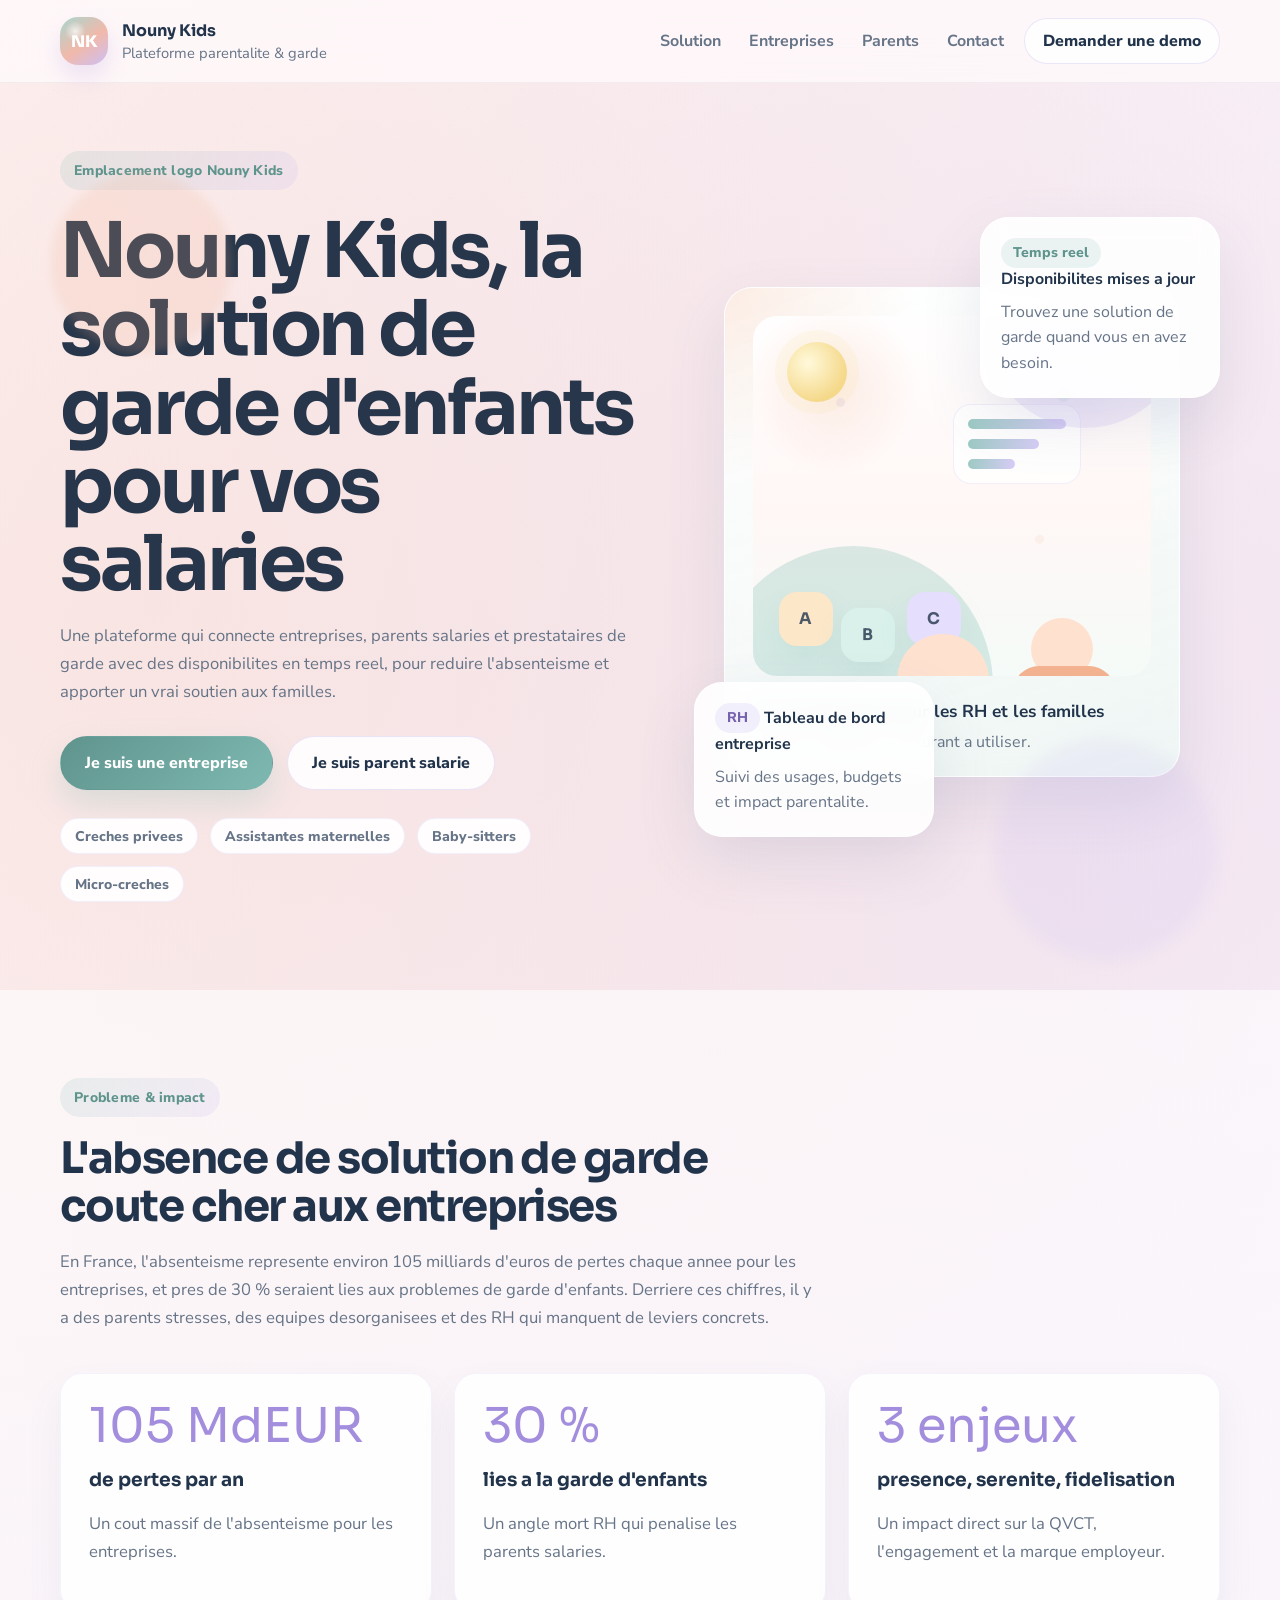
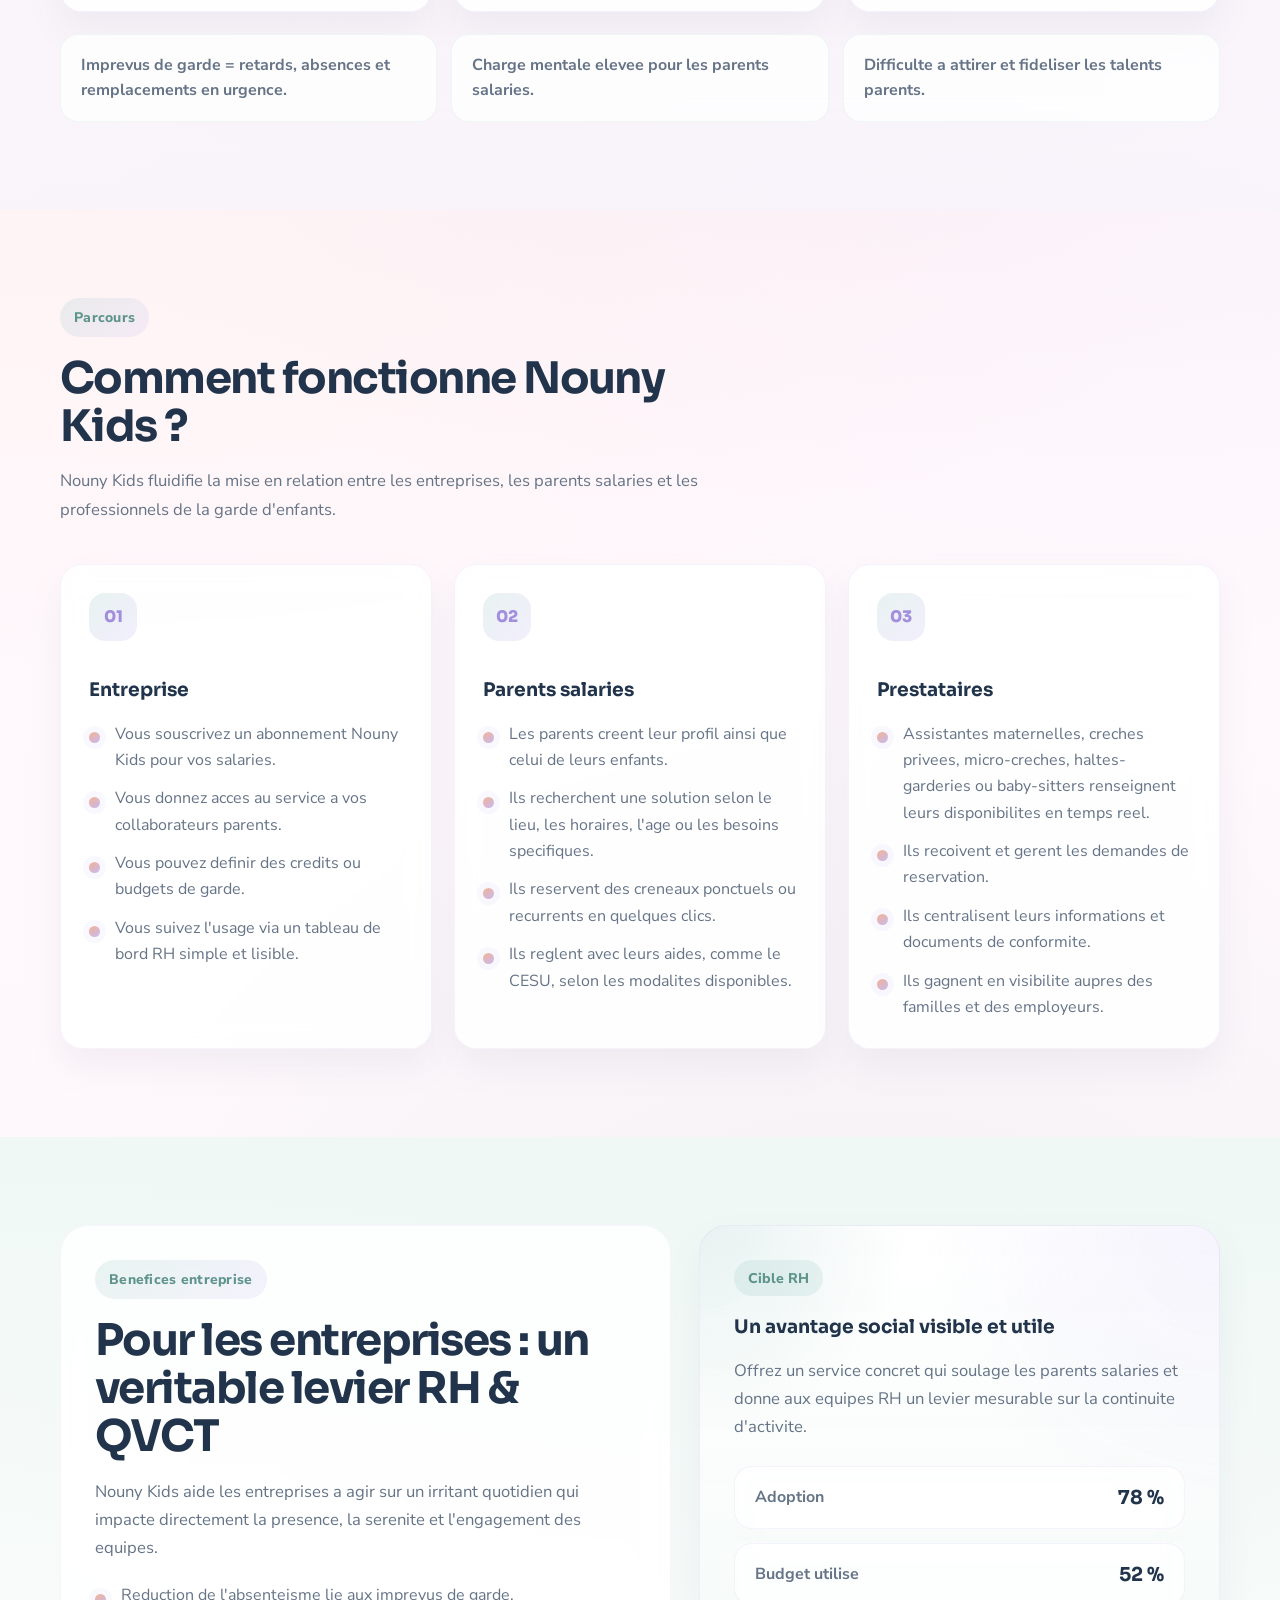
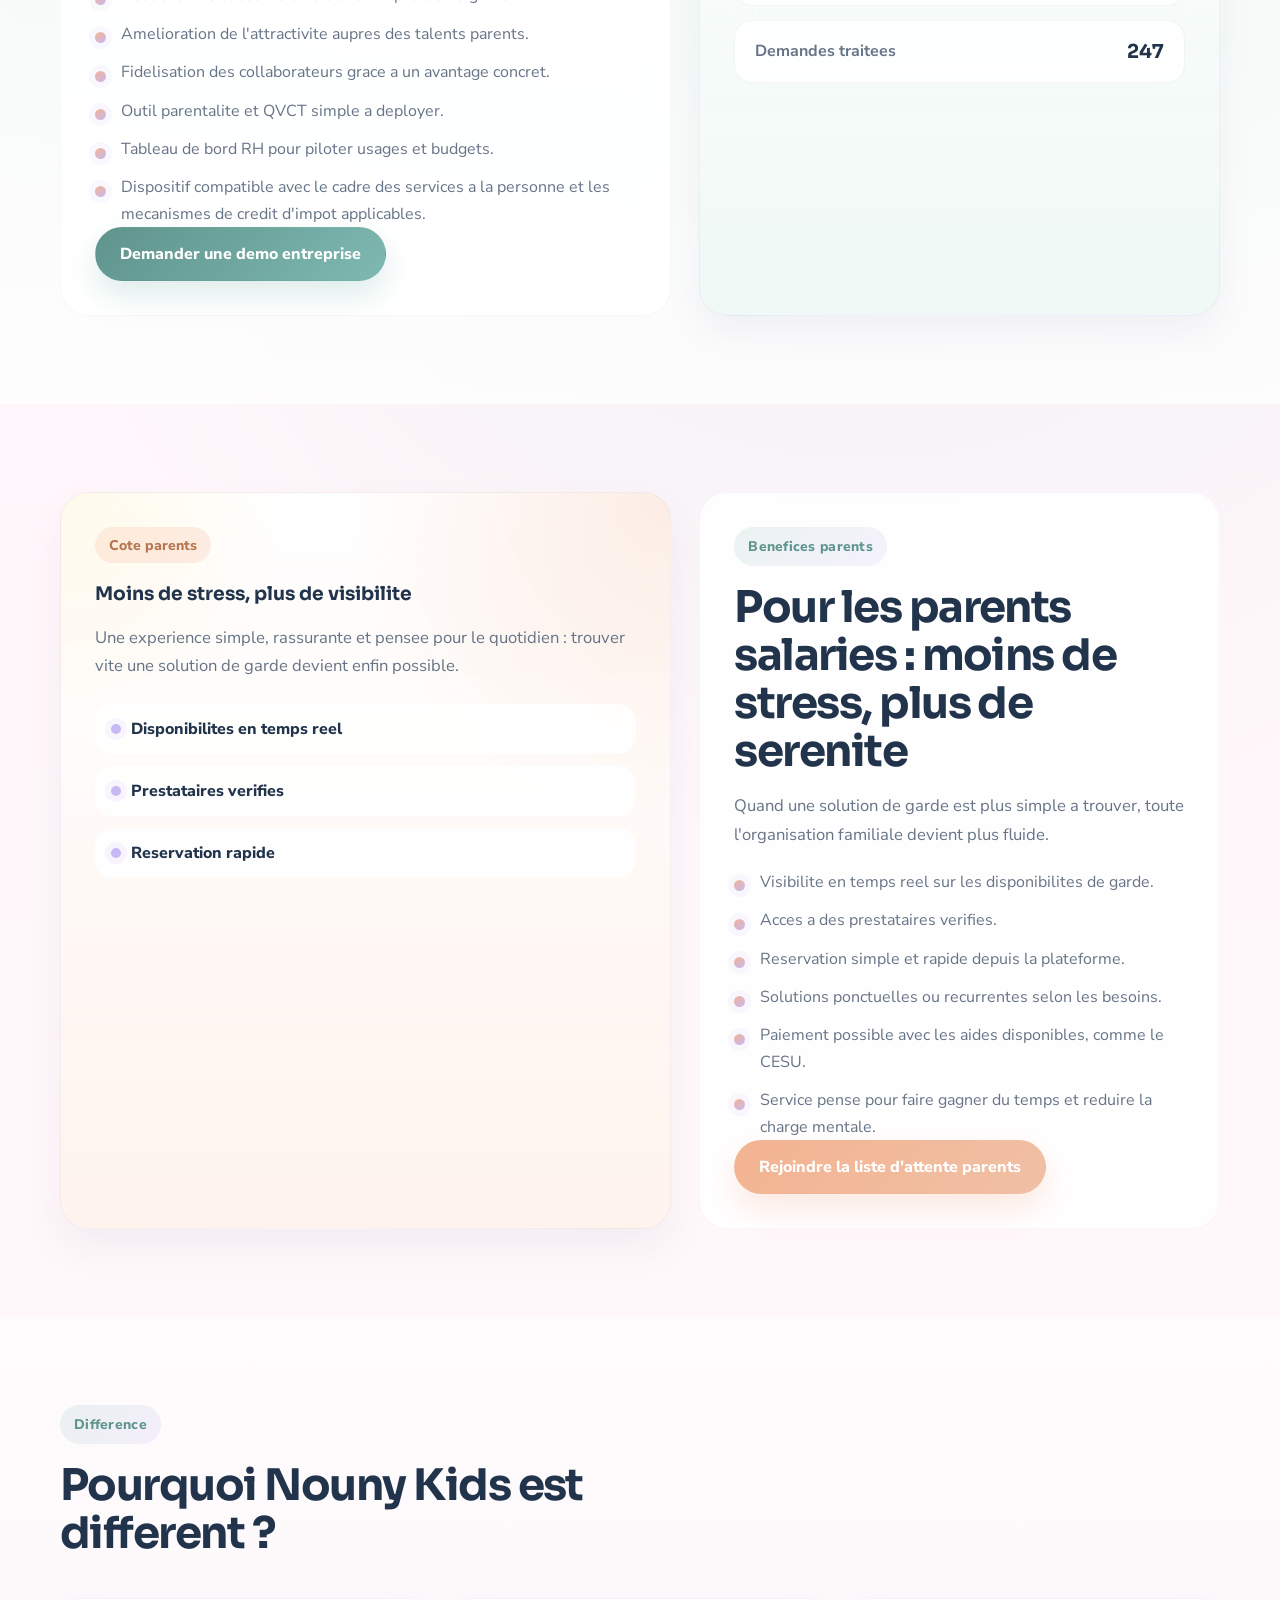
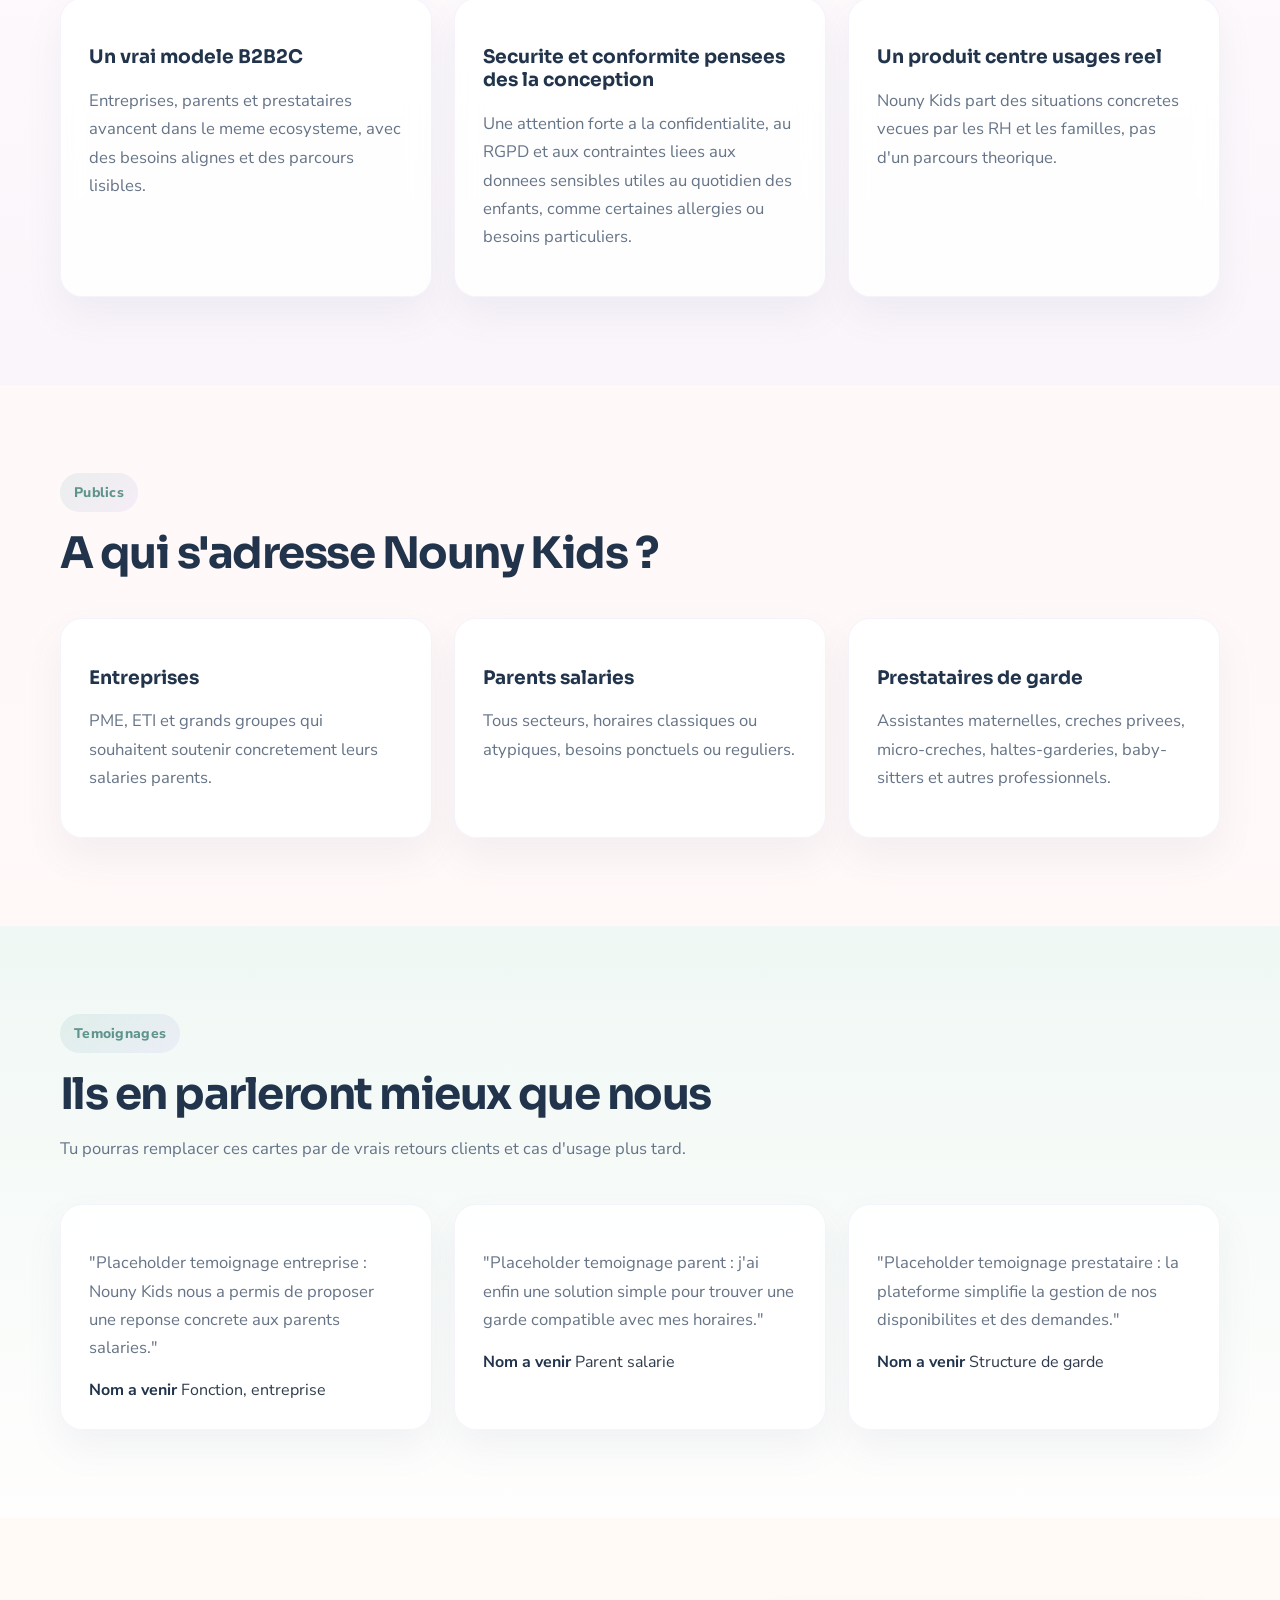
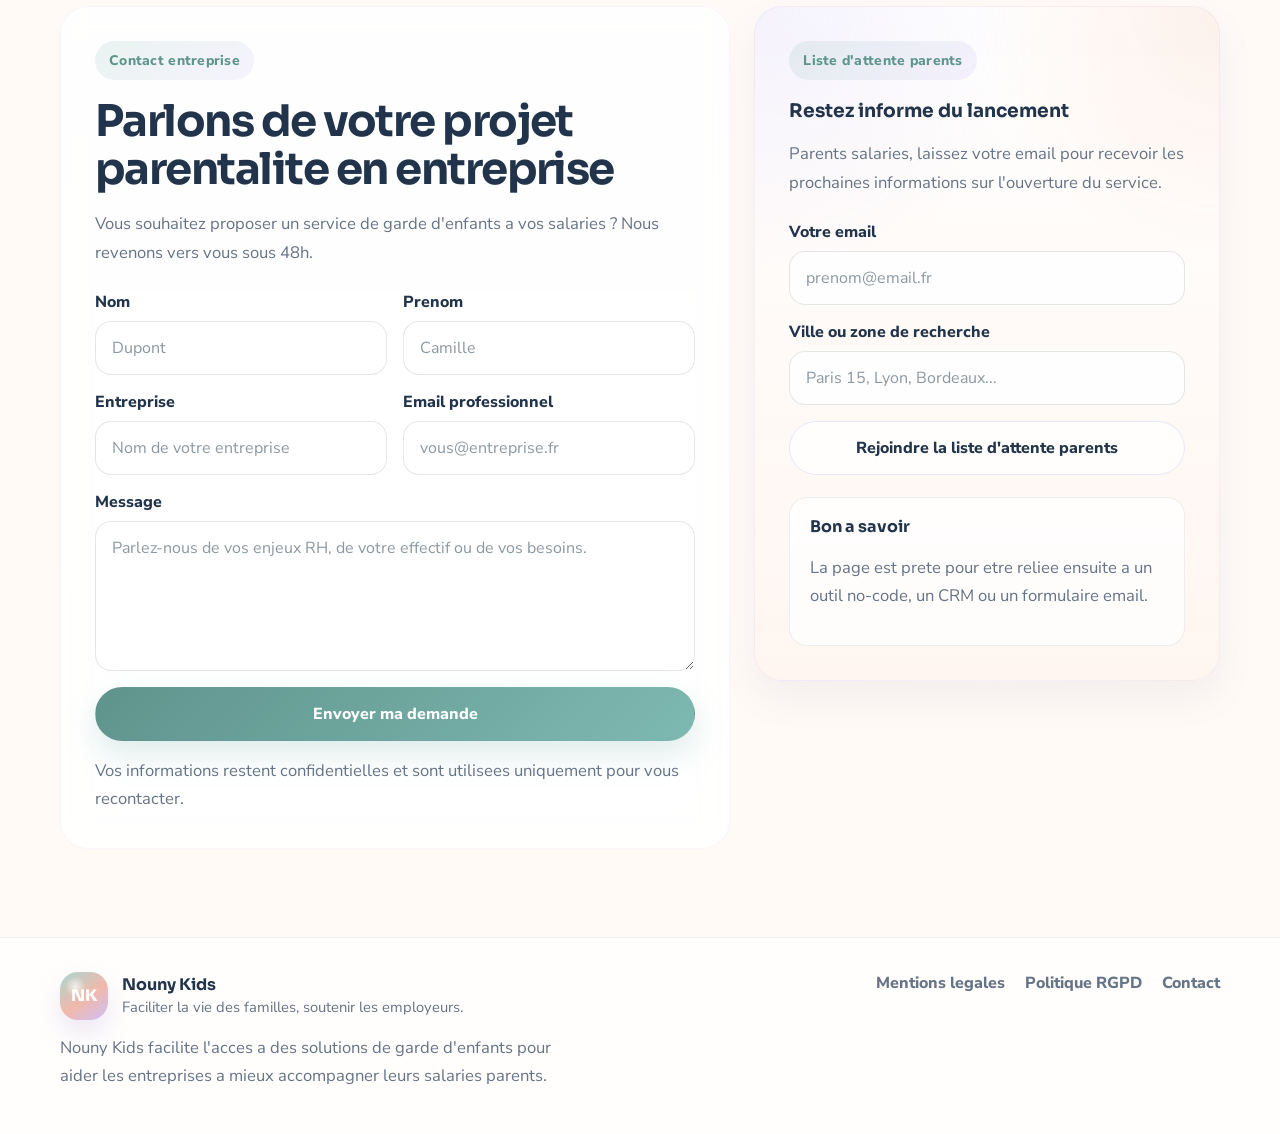
<file: index.html>
<!DOCTYPE html>
<html lang="fr">
  <head>
    <meta charset="UTF-8" />
    <meta name="viewport" content="width=device-width, initial-scale=1.0" />
    <title>Nouny Kids | Solution de garde d'enfants pour les salaries</title>
    <meta
      name="description"
      content="Nouny Kids connecte entreprises, parents salaries et professionnels de la garde d'enfants avec des disponibilites en temps reel."
    />
    <link rel="preconnect" href="https://fonts.googleapis.com" />
    <link rel="preconnect" href="https://fonts.gstatic.com" crossorigin />
    <link
      href="https://fonts.googleapis.com/css2?family=Nunito+Sans:wght@400;500;600;700;800&family=Sora:wght@500;600;700;800&display=swap"
      rel="stylesheet"
    />
    <link rel="stylesheet" href="./styles.css" />
  </head>
  <body>
    <header class="site-header">
      <div class="container header-inner">
        <a class="brand" href="#top" aria-label="Nouny Kids">
          <span class="brand-mark">NK</span>
          <span class="brand-text">
            <strong>Nouny Kids</strong>
            <span>Plateforme parentalite & garde</span>
          </span>
        </a>

        <button
          class="nav-toggle"
          type="button"
          aria-expanded="false"
          aria-controls="site-nav"
          aria-label="Ouvrir le menu"
        >
          <span></span>
          <span></span>
          <span></span>
        </button>

        <nav class="site-nav" id="site-nav">
          <a href="#solution">Solution</a>
          <a href="#entreprises">Entreprises</a>
          <a href="#parents">Parents</a>
          <a href="#contact">Contact</a>
        </nav>

        <a class="button button-small button-secondary header-cta" href="#contact"
          >Demander une demo</a
        >
      </div>
    </header>

    <main id="top">
      <section class="hero section">
        <div class="container hero-grid">
          <div class="hero-copy">
            <div class="eyebrow">Emplacement logo Nouny Kids</div>
            <h1>Nouny Kids, la solution de garde d'enfants pour vos salaries</h1>
            <p class="hero-lead">
              Une plateforme qui connecte entreprises, parents salaries et
              prestataires de garde avec des disponibilites en temps reel, pour
              reduire l'absenteisme et apporter un vrai soutien aux familles.
            </p>

            <div class="hero-actions">
              <a class="button button-primary" href="#contact"
                >Je suis une entreprise</a
              >
              <a class="button button-secondary" href="#waitlist"
                >Je suis parent salarie</a
              >
            </div>

            <div class="hero-trust">
              <span>Creches privees</span>
              <span>Assistantes maternelles</span>
              <span>Baby-sitters</span>
              <span>Micro-creches</span>
            </div>
          </div>

          <div class="hero-visual" aria-hidden="true">
            <div class="visual-card visual-card-main">
              <div class="family-scene">
                <span class="scene-sun"></span>
                <span class="scene-cloud"></span>
                <div class="office-board">
                  <span></span>
                  <span></span>
                  <span></span>
                </div>
                <div class="toy-block toy-block-one">A</div>
                <div class="toy-block toy-block-two">B</div>
                <div class="toy-block toy-block-three">C</div>
                <div class="parent-figure">
                  <span class="face"></span>
                  <span class="body"></span>
                </div>
                <div class="child-figure">
                  <span class="face"></span>
                  <span class="body"></span>
                </div>
                <div class="scene-dots"></div>
              </div>
              <div class="visual-caption">
                <strong>Un service pense pour les RH et les familles</strong>
                <span>Simple a deployer, rassurant a utiliser.</span>
              </div>
            </div>

            <div class="visual-card visual-card-floating floating-top">
              <span class="mini-pill">Temps reel</span>
              <strong>Disponibilites mises a jour</strong>
              <p>Trouvez une solution de garde quand vous en avez besoin.</p>
            </div>

            <div class="visual-card visual-card-floating floating-bottom">
              <span class="mini-pill mini-pill-alt">RH</span>
              <strong>Tableau de bord entreprise</strong>
              <p>Suivi des usages, budgets et impact parentalite.</p>
            </div>
          </div>
        </div>
      </section>

      <section class="section section-muted" id="solution">
        <div class="container">
          <div class="section-heading">
            <span class="eyebrow">Probleme & impact</span>
            <h2>L'absence de solution de garde coute cher aux entreprises</h2>
            <p>
              En France, l'absenteisme represente environ 105 milliards d'euros
              de pertes chaque annee pour les entreprises, et pres de 30 %
              seraient lies aux problemes de garde d'enfants. Derriere ces
              chiffres, il y a des parents stresses, des equipes desorganisees
              et des RH qui manquent de leviers concrets.
            </p>
          </div>

          <div class="stats-grid">
            <article class="stat-card">
              <span class="stat-value">105 MdEUR</span>
              <h3>de pertes par an</h3>
              <p>Un cout massif de l'absenteisme pour les entreprises.</p>
            </article>
            <article class="stat-card">
              <span class="stat-value">30 %</span>
              <h3>lies a la garde d'enfants</h3>
              <p>Un angle mort RH qui penalise les parents salaries.</p>
            </article>
            <article class="stat-card">
              <span class="stat-value">3 enjeux</span>
              <h3>presence, serenite, fidelisation</h3>
              <p>
                Un impact direct sur la QVCT, l'engagement et la marque employeur.
              </p>
            </article>
          </div>

          <div class="impact-strip">
            <div>Imprevus de garde = retards, absences et remplacements en urgence.</div>
            <div>Charge mentale elevee pour les parents salaries.</div>
            <div>Difficulte a attirer et fideliser les talents parents.</div>
          </div>
        </div>
      </section>

      <section class="section">
        <div class="container">
          <div class="section-heading narrow">
            <span class="eyebrow">Parcours</span>
            <h2>Comment fonctionne Nouny Kids ?</h2>
            <p>
              Nouny Kids fluidifie la mise en relation entre les entreprises,
              les parents salaries et les professionnels de la garde d'enfants.
            </p>
          </div>

          <div class="steps-grid">
            <article class="step-card">
              <div class="step-badge">01</div>
              <h3>Entreprise</h3>
              <ul>
                <li>Vous souscrivez un abonnement Nouny Kids pour vos salaries.</li>
                <li>Vous donnez acces au service a vos collaborateurs parents.</li>
                <li>Vous pouvez definir des credits ou budgets de garde.</li>
                <li>Vous suivez l'usage via un tableau de bord RH simple et lisible.</li>
              </ul>
            </article>

            <article class="step-card">
              <div class="step-badge">02</div>
              <h3>Parents salaries</h3>
              <ul>
                <li>Les parents creent leur profil ainsi que celui de leurs enfants.</li>
                <li>
                  Ils recherchent une solution selon le lieu, les horaires, l'age
                  ou les besoins specifiques.
                </li>
                <li>
                  Ils reservent des creneaux ponctuels ou recurrents en quelques clics.
                </li>
                <li>Ils reglent avec leurs aides, comme le CESU, selon les modalites disponibles.</li>
              </ul>
            </article>

            <article class="step-card">
              <div class="step-badge">03</div>
              <h3>Prestataires</h3>
              <ul>
                <li>
                  Assistantes maternelles, creches privees, micro-creches,
                  haltes-garderies ou baby-sitters renseignent leurs disponibilites
                  en temps reel.
                </li>
                <li>Ils recoivent et gerent les demandes de reservation.</li>
                <li>Ils centralisent leurs informations et documents de conformite.</li>
                <li>Ils gagnent en visibilite aupres des familles et des employeurs.</li>
              </ul>
            </article>
          </div>
        </div>
      </section>

      <section class="section section-tint" id="entreprises">
        <div class="container split-layout">
          <div class="content-panel">
            <span class="eyebrow">Benefices entreprise</span>
            <h2>Pour les entreprises : un veritable levier RH & QVCT</h2>
            <p>
              Nouny Kids aide les entreprises a agir sur un irritant quotidien
              qui impacte directement la presence, la serenite et l'engagement
              des equipes.
            </p>
            <ul class="benefits-list">
              <li>Reduction de l'absenteisme lie aux imprevus de garde.</li>
              <li>Amelioration de l'attractivite aupres des talents parents.</li>
              <li>Fidelisation des collaborateurs grace a un avantage concret.</li>
              <li>Outil parentalite et QVCT simple a deployer.</li>
              <li>Tableau de bord RH pour piloter usages et budgets.</li>
              <li>
                Dispositif compatible avec le cadre des services a la personne et
                les mecanismes de credit d'impot applicables.
              </li>
            </ul>
            <a class="button button-primary" href="#contact"
              >Demander une demo entreprise</a
            >
          </div>

          <aside class="info-card">
            <div class="info-chip">Cible RH</div>
            <h3>Un avantage social visible et utile</h3>
            <p>
              Offrez un service concret qui soulage les parents salaries et donne
              aux equipes RH un levier mesurable sur la continuite d'activite.
            </p>
            <div class="dashboard-mockup">
              <div>
                <span>Adoption</span>
                <strong>78 %</strong>
              </div>
              <div>
                <span>Budget utilise</span>
                <strong>52 %</strong>
              </div>
              <div>
                <span>Demandes traitees</span>
                <strong>247</strong>
              </div>
            </div>
          </aside>
        </div>
      </section>

      <section class="section" id="parents">
        <div class="container split-layout reverse-on-mobile">
          <aside class="info-card info-card-warm">
            <div class="info-chip info-chip-soft">Cote parents</div>
            <h3>Moins de stress, plus de visibilite</h3>
            <p>
              Une experience simple, rassurante et pensee pour le quotidien :
              trouver vite une solution de garde devient enfin possible.
            </p>
            <div class="check-stack">
              <span>Disponibilites en temps reel</span>
              <span>Prestataires verifies</span>
              <span>Reservation rapide</span>
            </div>
          </aside>

          <div class="content-panel">
            <span class="eyebrow">Benefices parents</span>
            <h2>Pour les parents salaries : moins de stress, plus de serenite</h2>
            <p>
              Quand une solution de garde est plus simple a trouver, toute
              l'organisation familiale devient plus fluide.
            </p>
            <ul class="benefits-list">
              <li>Visibilite en temps reel sur les disponibilites de garde.</li>
              <li>Acces a des prestataires verifies.</li>
              <li>Reservation simple et rapide depuis la plateforme.</li>
              <li>Solutions ponctuelles ou recurrentes selon les besoins.</li>
              <li>Paiement possible avec les aides disponibles, comme le CESU.</li>
              <li>
                Service pense pour faire gagner du temps et reduire la charge mentale.
              </li>
            </ul>
            <a class="button button-secondary button-secondary-strong" href="#waitlist"
              >Rejoindre la liste d'attente parents</a
            >
          </div>
        </div>
      </section>

      <section class="section section-muted">
        <div class="container">
          <div class="section-heading narrow">
            <span class="eyebrow">Difference</span>
            <h2>Pourquoi Nouny Kids est different ?</h2>
          </div>

          <div class="feature-grid">
            <article class="feature-card">
              <h3>Un vrai modele B2B2C</h3>
              <p>
                Entreprises, parents et prestataires avancent dans le meme
                ecosysteme, avec des besoins alignes et des parcours lisibles.
              </p>
            </article>
            <article class="feature-card">
              <h3>Securite et conformite pensees des la conception</h3>
              <p>
                Une attention forte a la confidentialite, au RGPD et aux
                contraintes liees aux donnees sensibles utiles au quotidien des
                enfants, comme certaines allergies ou besoins particuliers.
              </p>
            </article>
            <article class="feature-card">
              <h3>Un produit centre usages reel</h3>
              <p>
                Nouny Kids part des situations concretes vecues par les RH et
                les familles, pas d'un parcours theorique.
              </p>
            </article>
          </div>
        </div>
      </section>

      <section class="section">
        <div class="container">
          <div class="section-heading narrow">
            <span class="eyebrow">Publics</span>
            <h2>A qui s'adresse Nouny Kids ?</h2>
          </div>

          <div class="audience-grid">
            <article class="audience-card">
              <h3>Entreprises</h3>
              <p>
                PME, ETI et grands groupes qui souhaitent soutenir concretement
                leurs salaries parents.
              </p>
            </article>
            <article class="audience-card">
              <h3>Parents salaries</h3>
              <p>
                Tous secteurs, horaires classiques ou atypiques, besoins
                ponctuels ou reguliers.
              </p>
            </article>
            <article class="audience-card">
              <h3>Prestataires de garde</h3>
              <p>
                Assistantes maternelles, creches privees, micro-creches,
                haltes-garderies, baby-sitters et autres professionnels.
              </p>
            </article>
          </div>
        </div>
      </section>

      <section class="section section-tint">
        <div class="container">
          <div class="section-heading narrow">
            <span class="eyebrow">Temoignages</span>
            <h2>Ils en parleront mieux que nous</h2>
            <p>
              Tu pourras remplacer ces cartes par de vrais retours clients et
              cas d'usage plus tard.
            </p>
          </div>

          <div class="testimonials-grid">
            <article class="testimonial-card">
              <p>
                "Placeholder temoignage entreprise : Nouny Kids nous a permis de
                proposer une reponse concrete aux parents salaries."
              </p>
              <strong>Nom a venir</strong>
              <span>Fonction, entreprise</span>
            </article>
            <article class="testimonial-card">
              <p>
                "Placeholder temoignage parent : j'ai enfin une solution simple
                pour trouver une garde compatible avec mes horaires."
              </p>
              <strong>Nom a venir</strong>
              <span>Parent salarie</span>
            </article>
            <article class="testimonial-card">
              <p>
                "Placeholder temoignage prestataire : la plateforme simplifie la
                gestion de nos disponibilites et des demandes."
              </p>
              <strong>Nom a venir</strong>
              <span>Structure de garde</span>
            </article>
          </div>
        </div>
      </section>

      <section class="section" id="contact">
        <div class="container contact-grid">
          <div class="content-panel">
            <span class="eyebrow">Contact entreprise</span>
            <h2>Parlons de votre projet parentalite en entreprise</h2>
            <p>
              Vous souhaitez proposer un service de garde d'enfants a vos
              salaries ? Nous revenons vers vous sous 48h.
            </p>

            <form class="contact-form" action="#" method="post">
              <div class="form-row">
                <label>
                  <span>Nom</span>
                  <input type="text" name="last_name" placeholder="Dupont" />
                </label>
                <label>
                  <span>Prenom</span>
                  <input type="text" name="first_name" placeholder="Camille" />
                </label>
              </div>

              <div class="form-row">
                <label>
                  <span>Entreprise</span>
                  <input type="text" name="company" placeholder="Nom de votre entreprise" />
                </label>
                <label>
                  <span>Email professionnel</span>
                  <input type="email" name="email" placeholder="vous@entreprise.fr" />
                </label>
              </div>

              <label>
                <span>Message</span>
                <textarea
                  name="message"
                  rows="5"
                  placeholder="Parlez-nous de vos enjeux RH, de votre effectif ou de vos besoins."
                ></textarea>
              </label>

              <button class="button button-primary" type="submit">
                Envoyer ma demande
              </button>
              <p class="form-note">
                Vos informations restent confidentielles et sont utilisees
                uniquement pour vous recontacter.
              </p>
            </form>
          </div>

          <aside class="waitlist-card" id="waitlist">
            <span class="eyebrow">Liste d'attente parents</span>
            <h3>Restez informe du lancement</h3>
            <p>
              Parents salaries, laissez votre email pour recevoir les prochaines
              informations sur l'ouverture du service.
            </p>

            <form class="waitlist-form" action="#" method="post">
              <label>
                <span>Votre email</span>
                <input type="email" name="waitlist_email" placeholder="prenom@email.fr" />
              </label>
              <label>
                <span>Ville ou zone de recherche</span>
                <input type="text" name="area" placeholder="Paris 15, Lyon, Bordeaux..." />
              </label>
              <button class="button button-secondary button-full" type="submit">
                Rejoindre la liste d'attente parents
              </button>
            </form>

            <div class="waitlist-note">
              <strong>Bon a savoir</strong>
              <p>
                La page est prete pour etre reliee ensuite a un outil no-code,
                un CRM ou un formulaire email.
              </p>
            </div>
          </aside>
        </div>
      </section>
    </main>

    <footer class="site-footer">
      <div class="container footer-inner">
        <div>
          <a class="brand brand-footer" href="#top" aria-label="Nouny Kids">
            <span class="brand-mark">NK</span>
            <span class="brand-text">
              <strong>Nouny Kids</strong>
              <span>Faciliter la vie des familles, soutenir les employeurs.</span>
            </span>
          </a>
          <p class="footer-mission">
            Nouny Kids facilite l'acces a des solutions de garde d'enfants pour
            aider les entreprises a mieux accompagner leurs salaries parents.
          </p>
        </div>

        <nav class="footer-links" aria-label="Liens legaux">
          <a href="#">Mentions legales</a>
          <a href="#">Politique RGPD</a>
          <a href="#contact">Contact</a>
        </nav>
      </div>
    </footer>

    <script src="./script.js"></script>
  </body>
</html>
</file>
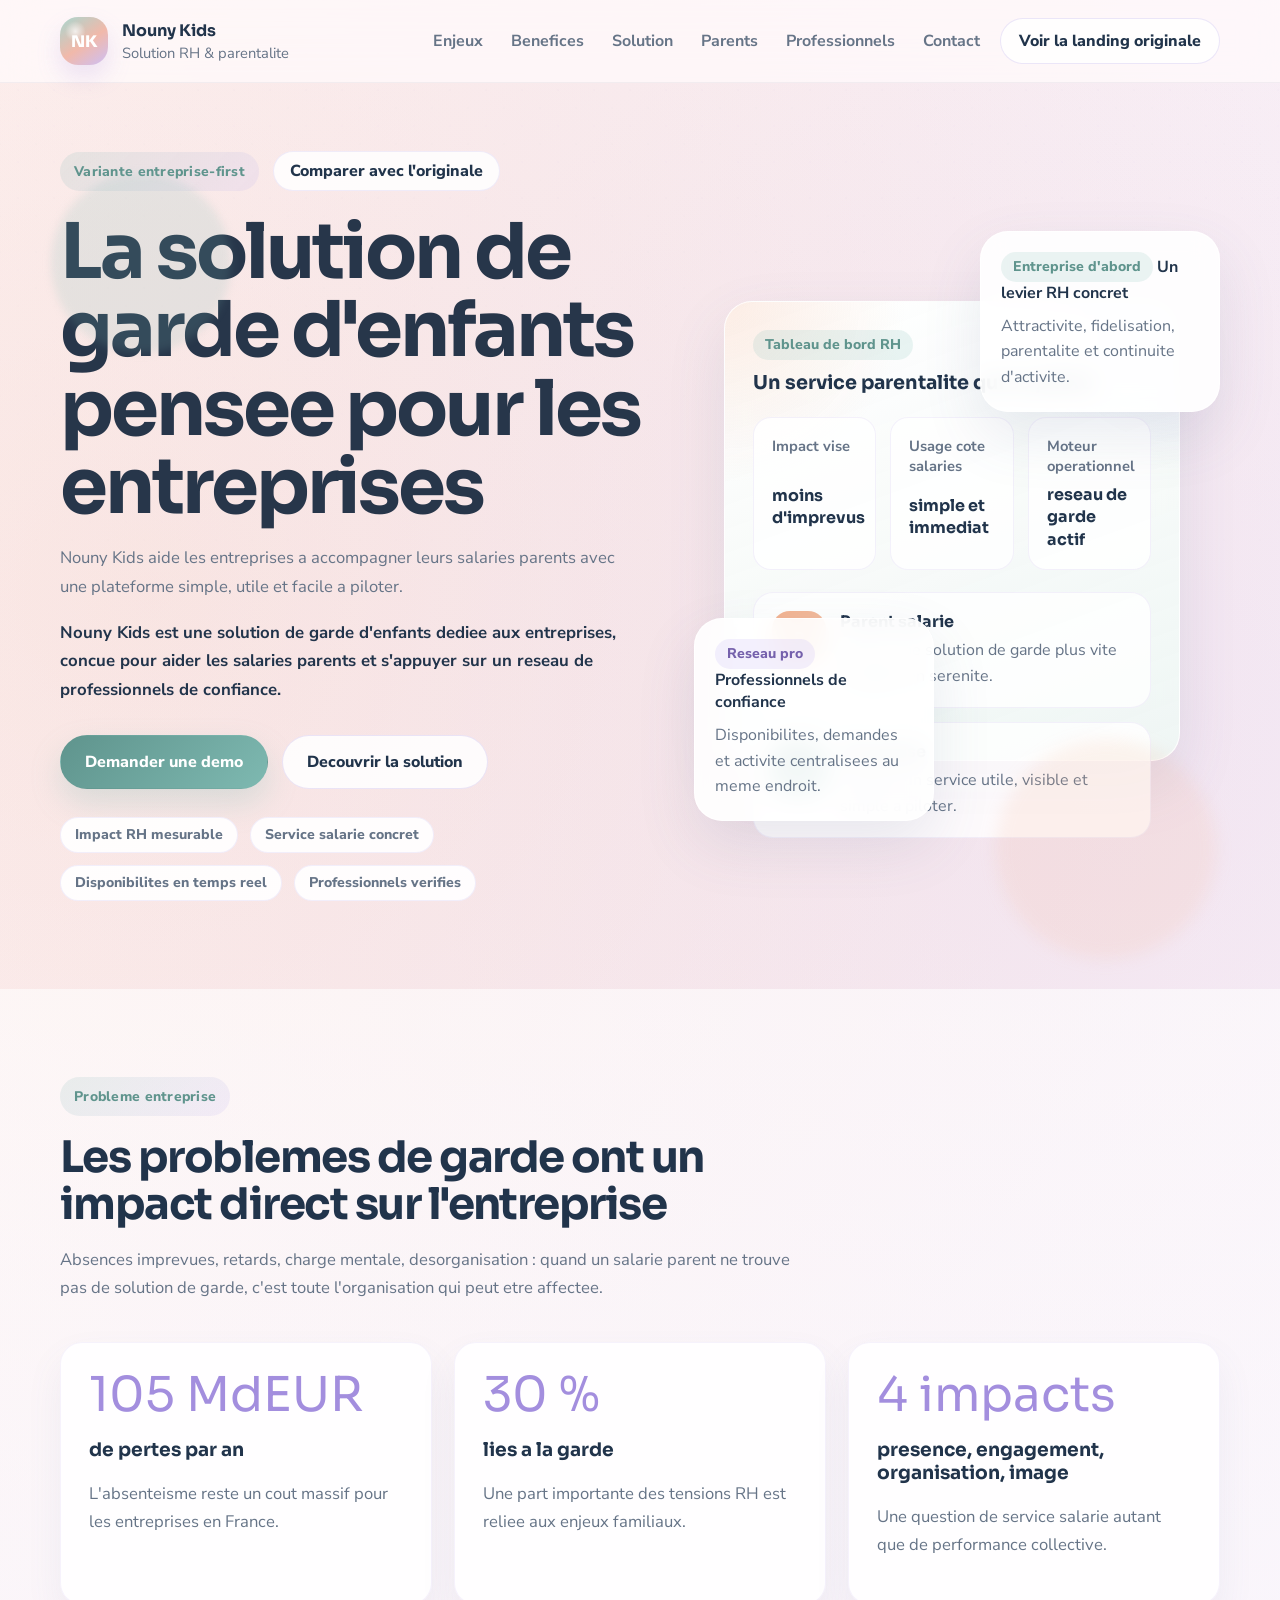
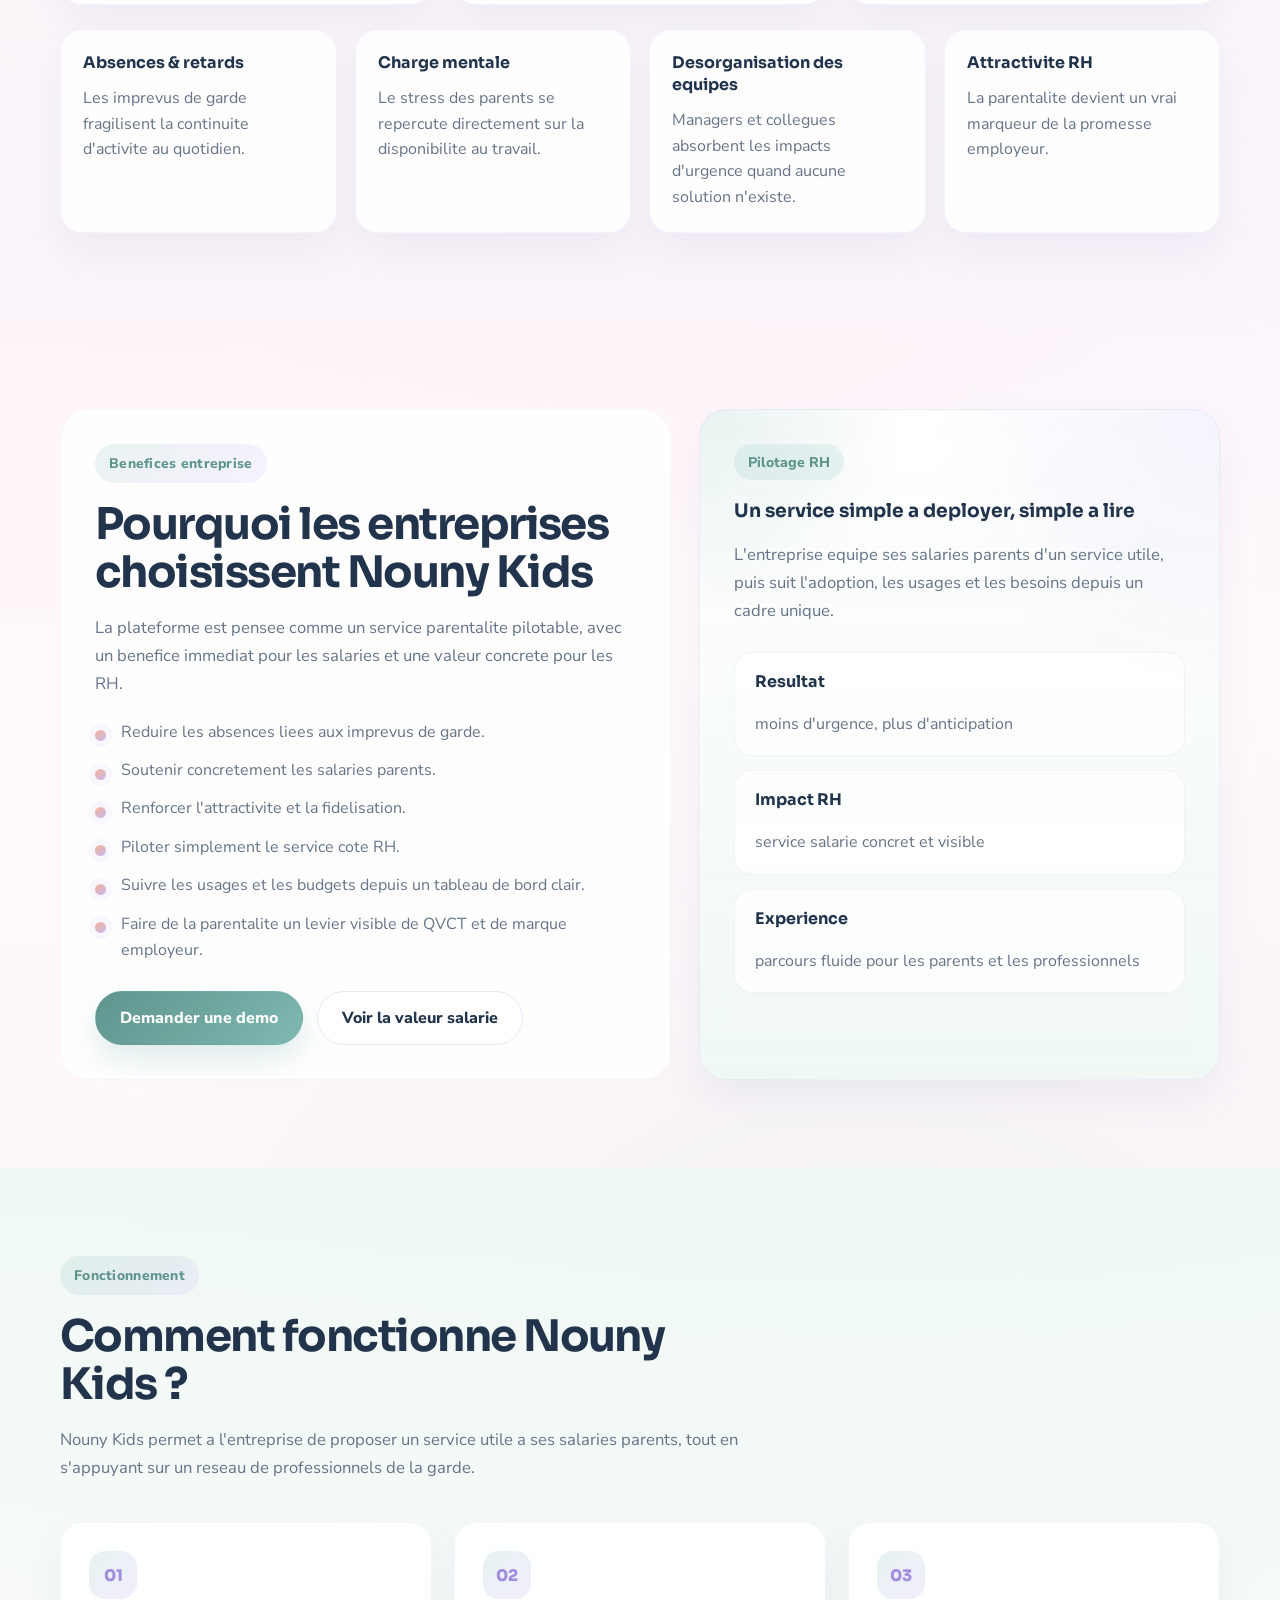
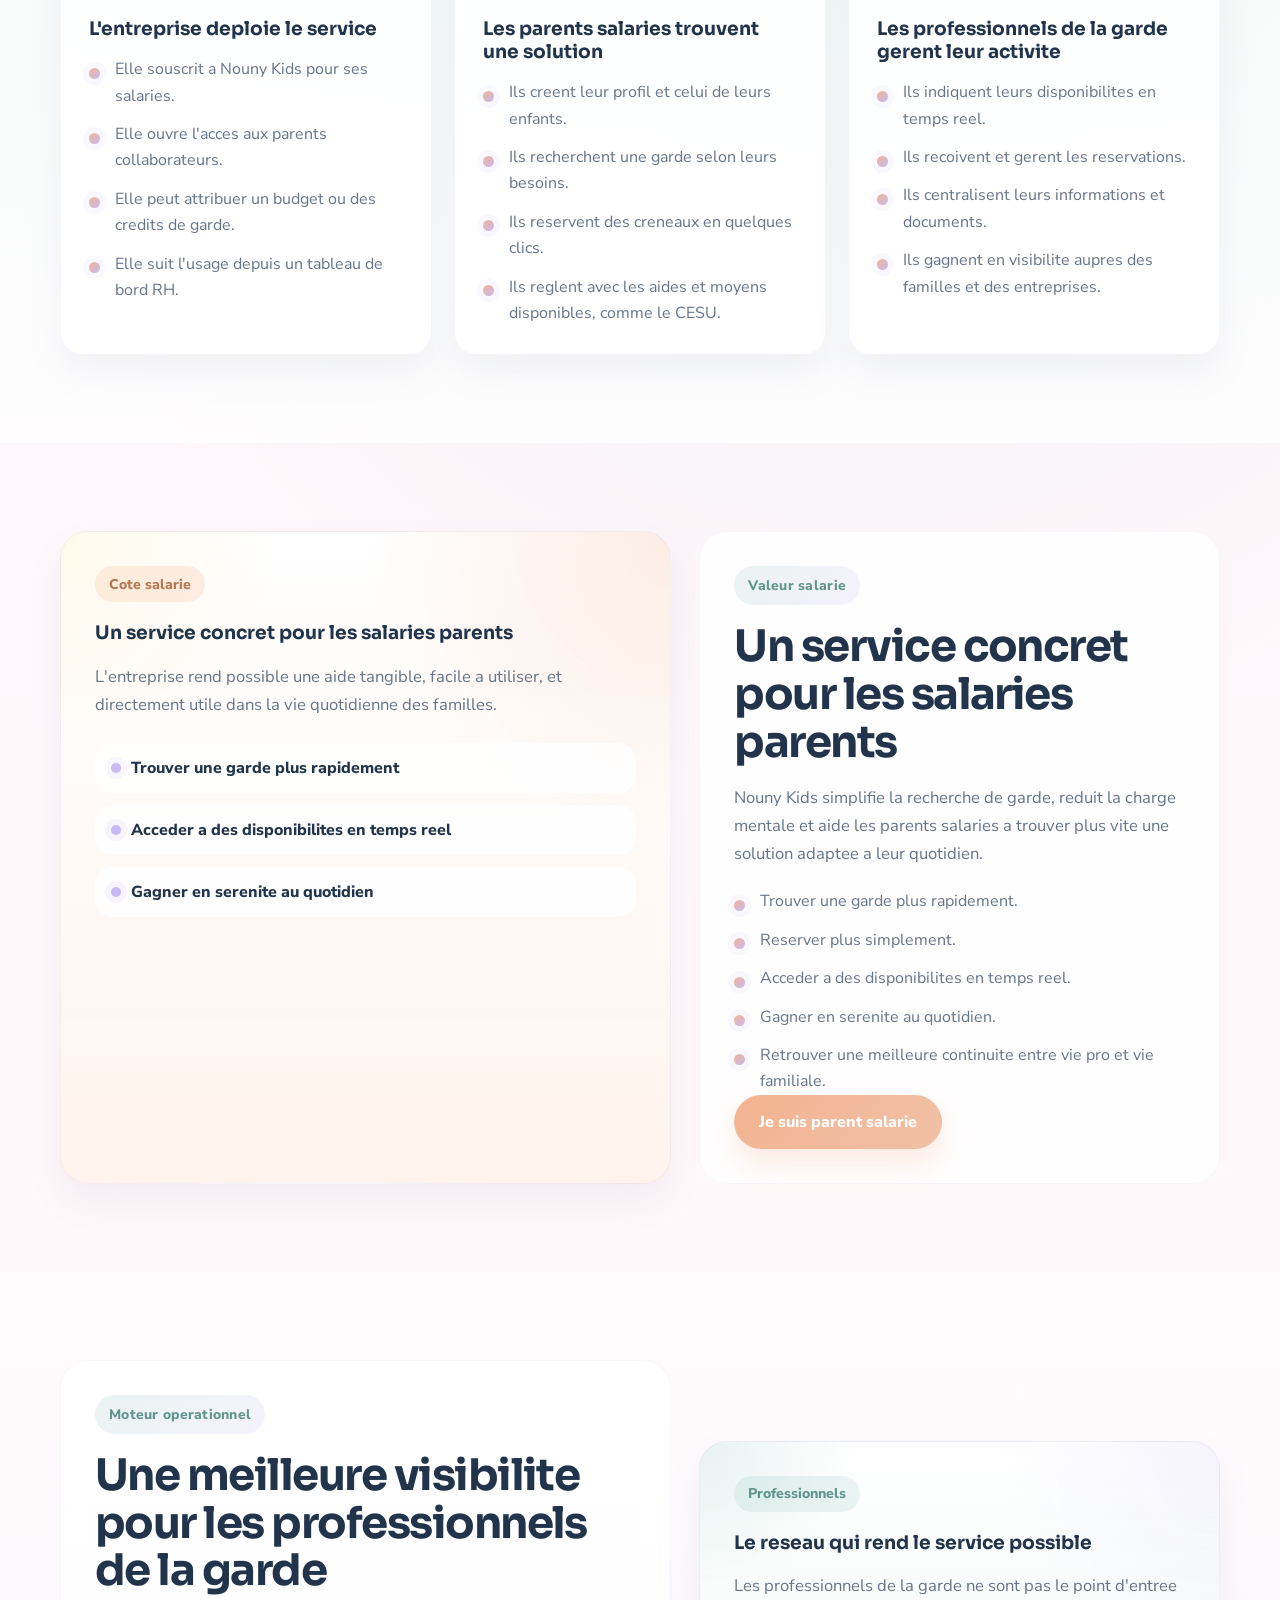
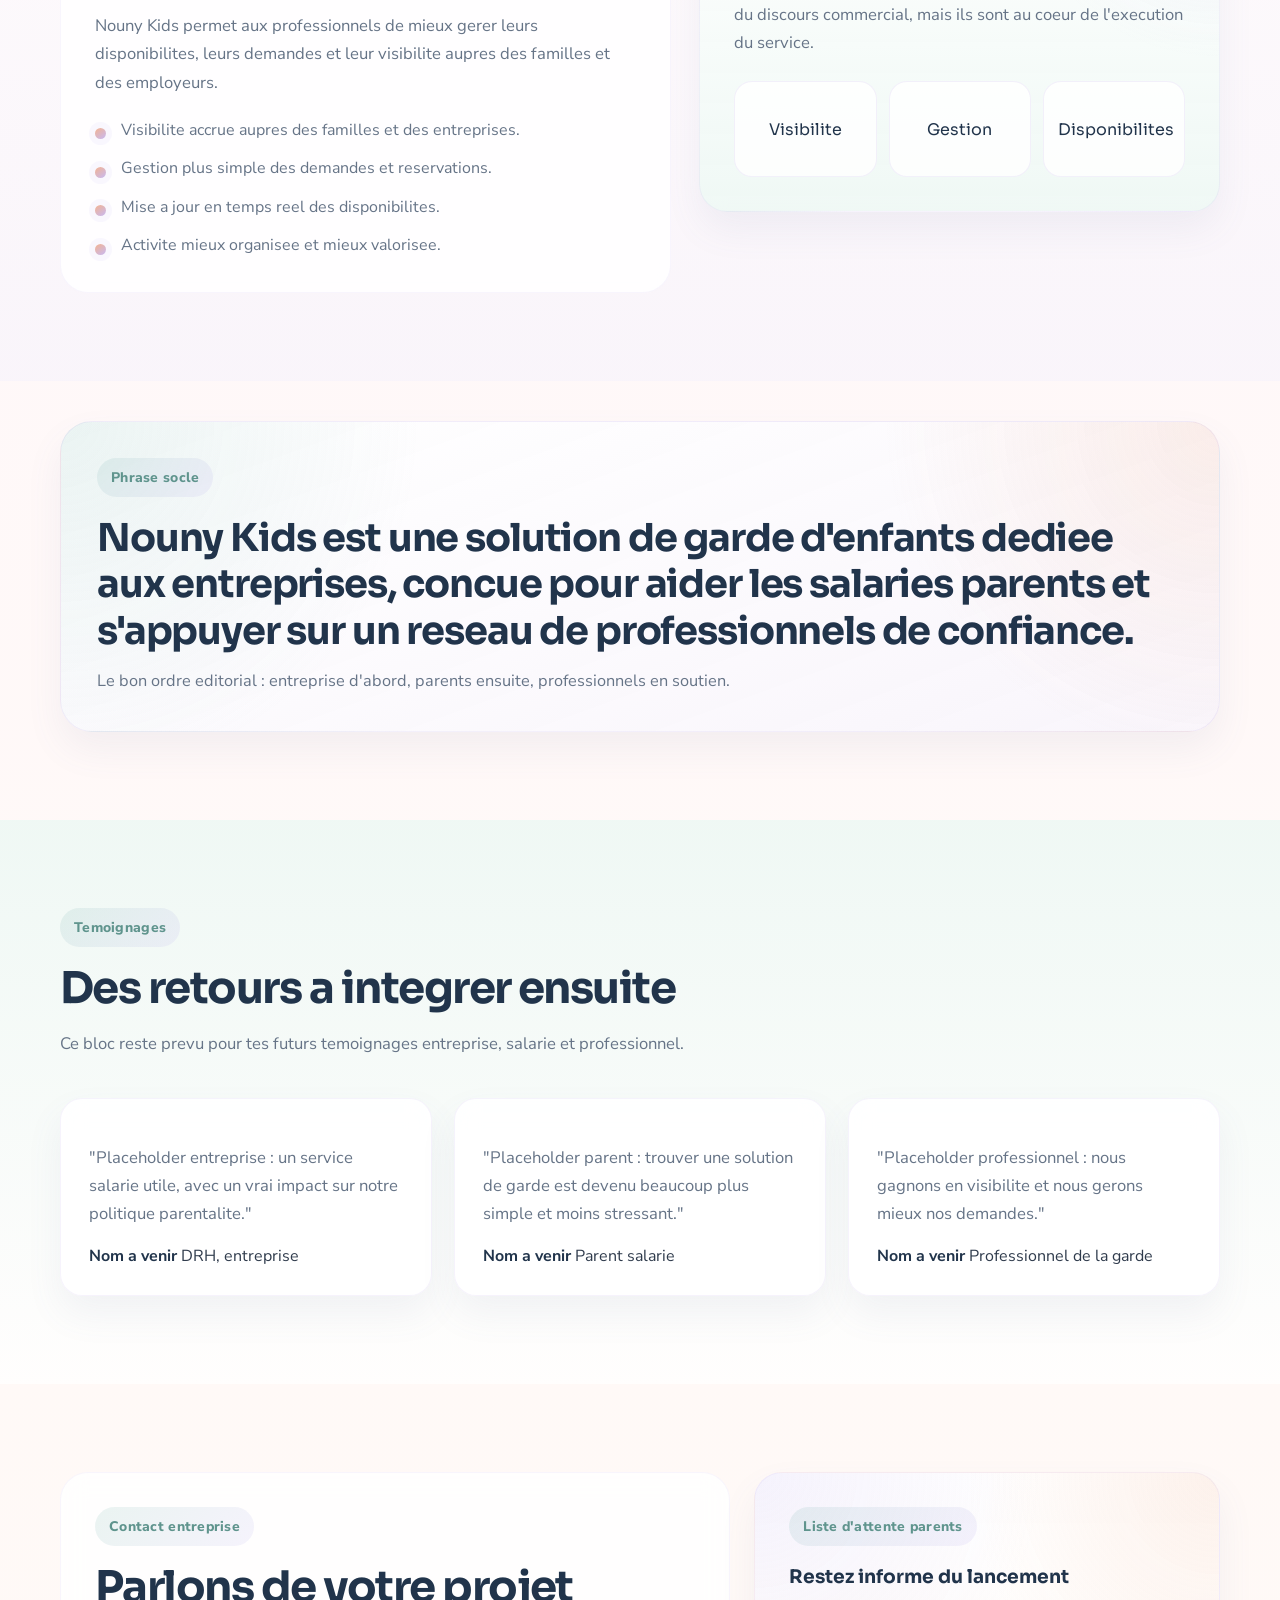
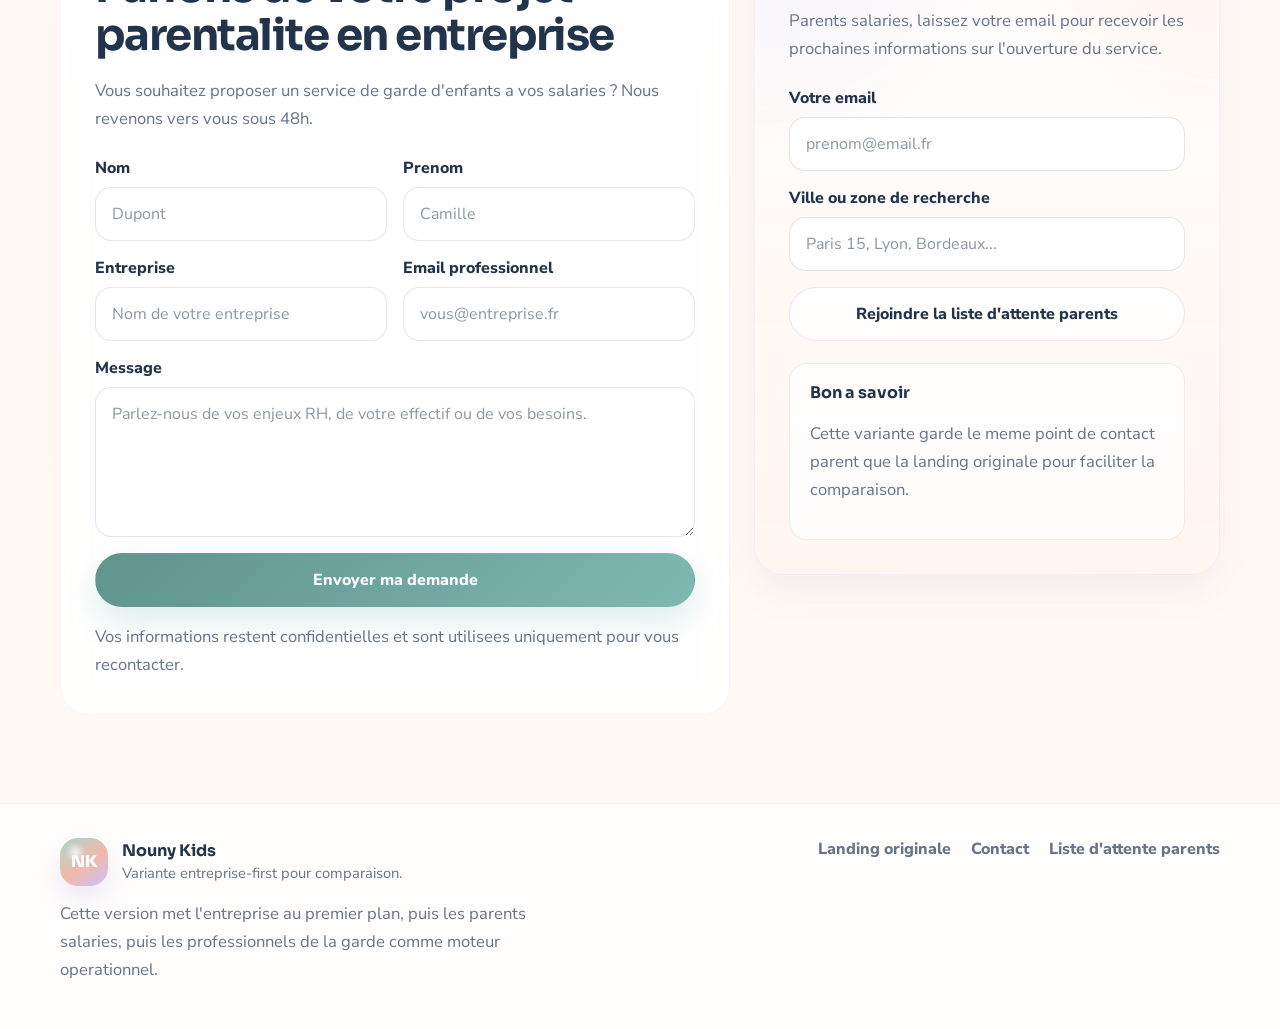
<file: variante-entreprise.html>
<!DOCTYPE html>
<html lang="fr">
  <head>
    <meta charset="UTF-8" />
    <meta name="viewport" content="width=device-width, initial-scale=1.0" />
    <title>Nouny Kids | Variante entreprise-first</title>
    <meta
      name="description"
      content="Variante entreprise-first de la landing Nouny Kids, orientee solution RH et parentalite pour les entreprises."
    />
    <link rel="preconnect" href="https://fonts.googleapis.com" />
    <link rel="preconnect" href="https://fonts.gstatic.com" crossorigin />
    <link
      href="https://fonts.googleapis.com/css2?family=Nunito+Sans:wght@400;500;600;700;800&family=Sora:wght@500;600;700;800&display=swap"
      rel="stylesheet"
    />
    <link rel="stylesheet" href="./variante-entreprise.css" />
  </head>
  <body class="variant-page">
    <header class="site-header">
      <div class="container header-inner">
        <a class="brand" href="#top" aria-label="Nouny Kids">
          <span class="brand-mark">NK</span>
          <span class="brand-text">
            <strong>Nouny Kids</strong>
            <span>Solution RH & parentalite</span>
          </span>
        </a>

        <button
          class="nav-toggle"
          type="button"
          aria-expanded="false"
          aria-controls="site-nav"
          aria-label="Ouvrir le menu"
        >
          <span></span>
          <span></span>
          <span></span>
        </button>

        <nav class="site-nav" id="site-nav">
          <a href="#enjeux">Enjeux</a>
          <a href="#benefices">Benefices</a>
          <a href="#solution">Solution</a>
          <a href="#parents">Parents</a>
          <a href="#pros">Professionnels</a>
          <a href="#contact">Contact</a>
        </nav>

        <a class="button button-small button-secondary header-cta" href="./index.html"
          >Voir la landing originale</a
        >
      </div>
    </header>

    <main id="top">
      <section class="hero section enterprise-hero">
        <div class="container hero-grid">
          <div class="hero-copy">
            <div class="hero-meta">
              <span class="eyebrow">Variante entreprise-first</span>
              <a class="compare-link" href="./index.html">Comparer avec l'originale</a>
            </div>

            <h1>La solution de garde d'enfants pensee pour les entreprises</h1>
            <p class="hero-lead">
              Nouny Kids aide les entreprises a accompagner leurs salaries
              parents avec une plateforme simple, utile et facile a piloter.
            </p>
            <p class="hero-support">
              Nouny Kids est une solution de garde d'enfants dediee aux
              entreprises, concue pour aider les salaries parents et s'appuyer
              sur un reseau de professionnels de confiance.
            </p>

            <div class="hero-actions">
              <a class="button button-primary" href="#contact">Demander une demo</a>
              <a class="button button-secondary" href="#solution">Decouvrir la solution</a>
            </div>

            <div class="hero-trust">
              <span>Impact RH mesurable</span>
              <span>Service salarie concret</span>
              <span>Disponibilites en temps reel</span>
              <span>Professionnels verifies</span>
            </div>
          </div>

          <div class="hero-visual enterprise-visual" aria-hidden="true">
            <div class="visual-card visual-card-main enterprise-panel">
              <div class="panel-heading">
                <span class="mini-pill">Tableau de bord RH</span>
                <strong>Un service parentalite qui se pilote</strong>
              </div>

              <div class="panel-kpis">
                <article>
                  <span>Impact vise</span>
                  <strong>moins d'imprevus</strong>
                </article>
                <article>
                  <span>Usage cote salaries</span>
                  <strong>simple et immediat</strong>
                </article>
                <article>
                  <span>Moteur operationnel</span>
                  <strong>reseau de garde actif</strong>
                </article>
              </div>

              <div class="panel-story">
                <div class="story-card story-card-parent">
                  <span class="story-icon">P</span>
                  <div>
                    <strong>Parent salarie</strong>
                    <p>Trouve une solution de garde plus vite et gagne en serenite.</p>
                  </div>
                </div>
                <div class="story-card story-card-rh">
                  <span class="story-icon">RH</span>
                  <div>
                    <strong>Entreprise</strong>
                    <p>Propose un service utile, visible et simple a piloter.</p>
                  </div>
                </div>
              </div>
            </div>

            <div class="visual-card visual-card-floating floating-top">
              <span class="mini-pill">Entreprise d'abord</span>
              <strong>Un levier RH concret</strong>
              <p>Attractivite, fidelisation, parentalite et continuite d'activite.</p>
            </div>

            <div class="visual-card visual-card-floating floating-bottom">
              <span class="mini-pill mini-pill-alt">Reseau pro</span>
              <strong>Professionnels de confiance</strong>
              <p>Disponibilites, demandes et activite centralisees au meme endroit.</p>
            </div>
          </div>
        </div>
      </section>

      <section class="section section-muted" id="enjeux">
        <div class="container">
          <div class="section-heading">
            <span class="eyebrow">Probleme entreprise</span>
            <h2>Les problemes de garde ont un impact direct sur l'entreprise</h2>
            <p>
              Absences imprevues, retards, charge mentale, desorganisation :
              quand un salarie parent ne trouve pas de solution de garde, c'est
              toute l'organisation qui peut etre affectee.
            </p>
          </div>

          <div class="stats-grid">
            <article class="stat-card">
              <span class="stat-value">105 MdEUR</span>
              <h3>de pertes par an</h3>
              <p>L'absenteisme reste un cout massif pour les entreprises en France.</p>
            </article>
            <article class="stat-card">
              <span class="stat-value">30 %</span>
              <h3>lies a la garde</h3>
              <p>Une part importante des tensions RH est reliee aux enjeux familiaux.</p>
            </article>
            <article class="stat-card">
              <span class="stat-value">4 impacts</span>
              <h3>presence, engagement, organisation, image</h3>
              <p>Une question de service salarie autant que de performance collective.</p>
            </article>
          </div>

          <div class="priority-grid">
            <article class="priority-card">
              <strong>Absences & retards</strong>
              <p>Les imprevus de garde fragilisent la continuite d'activite au quotidien.</p>
            </article>
            <article class="priority-card">
              <strong>Charge mentale</strong>
              <p>Le stress des parents se repercute directement sur la disponibilite au travail.</p>
            </article>
            <article class="priority-card">
              <strong>Desorganisation des equipes</strong>
              <p>Managers et collegues absorbent les impacts d'urgence quand aucune solution n'existe.</p>
            </article>
            <article class="priority-card">
              <strong>Attractivite RH</strong>
              <p>La parentalite devient un vrai marqueur de la promesse employeur.</p>
            </article>
          </div>
        </div>
      </section>

      <section class="section" id="benefices">
        <div class="container split-layout">
          <div class="content-panel">
            <span class="eyebrow">Benefices entreprise</span>
            <h2>Pourquoi les entreprises choisissent Nouny Kids</h2>
            <p>
              La plateforme est pensee comme un service parentalite pilotable,
              avec un benefice immediat pour les salaries et une valeur concrete
              pour les RH.
            </p>
            <ul class="benefits-list">
              <li>Reduire les absences liees aux imprevus de garde.</li>
              <li>Soutenir concretement les salaries parents.</li>
              <li>Renforcer l'attractivite et la fidelisation.</li>
              <li>Piloter simplement le service cote RH.</li>
              <li>Suivre les usages et les budgets depuis un tableau de bord clair.</li>
              <li>Faire de la parentalite un levier visible de QVCT et de marque employeur.</li>
            </ul>
            <div class="hero-actions compact-actions">
              <a class="button button-primary" href="#contact">Demander une demo</a>
              <a class="button button-secondary" href="#parents">Voir la valeur salarie</a>
            </div>
          </div>

          <aside class="info-card enterprise-sidebar">
            <div class="info-chip">Pilotage RH</div>
            <h3>Un service simple a deployer, simple a lire</h3>
            <p>
              L'entreprise equipe ses salaries parents d'un service utile, puis
              suit l'adoption, les usages et les besoins depuis un cadre unique.
            </p>

            <div class="promise-stack">
              <div class="promise-card">
                <strong>Resultat</strong>
                <span>moins d'urgence, plus d'anticipation</span>
              </div>
              <div class="promise-card">
                <strong>Impact RH</strong>
                <span>service salarie concret et visible</span>
              </div>
              <div class="promise-card">
                <strong>Experience</strong>
                <span>parcours fluide pour les parents et les professionnels</span>
              </div>
            </div>
          </aside>
        </div>
      </section>

      <section class="section section-tint" id="solution">
        <div class="container">
          <div class="section-heading narrow">
            <span class="eyebrow">Fonctionnement</span>
            <h2>Comment fonctionne Nouny Kids ?</h2>
            <p>
              Nouny Kids permet a l'entreprise de proposer un service utile a
              ses salaries parents, tout en s'appuyant sur un reseau de
              professionnels de la garde.
            </p>
          </div>

          <div class="enterprise-flow">
            <article class="flow-card">
              <div class="step-badge">01</div>
              <h3>L'entreprise deploie le service</h3>
              <ul>
                <li>Elle souscrit a Nouny Kids pour ses salaries.</li>
                <li>Elle ouvre l'acces aux parents collaborateurs.</li>
                <li>Elle peut attribuer un budget ou des credits de garde.</li>
                <li>Elle suit l'usage depuis un tableau de bord RH.</li>
              </ul>
            </article>

            <article class="flow-card">
              <div class="step-badge">02</div>
              <h3>Les parents salaries trouvent une solution</h3>
              <ul>
                <li>Ils creent leur profil et celui de leurs enfants.</li>
                <li>Ils recherchent une garde selon leurs besoins.</li>
                <li>Ils reservent des creneaux en quelques clics.</li>
                <li>Ils reglent avec les aides et moyens disponibles, comme le CESU.</li>
              </ul>
            </article>

            <article class="flow-card">
              <div class="step-badge">03</div>
              <h3>Les professionnels de la garde gerent leur activite</h3>
              <ul>
                <li>Ils indiquent leurs disponibilites en temps reel.</li>
                <li>Ils recoivent et gerent les reservations.</li>
                <li>Ils centralisent leurs informations et documents.</li>
                <li>Ils gagnent en visibilite aupres des familles et des entreprises.</li>
              </ul>
            </article>
          </div>
        </div>
      </section>

      <section class="section" id="parents">
        <div class="container split-layout reverse-on-mobile">
          <aside class="info-card info-card-warm parent-sidebar">
            <div class="info-chip info-chip-soft">Cote salarie</div>
            <h3>Un service concret pour les salaries parents</h3>
            <p>
              L'entreprise rend possible une aide tangible, facile a utiliser,
              et directement utile dans la vie quotidienne des familles.
            </p>
            <div class="check-stack">
              <span>Trouver une garde plus rapidement</span>
              <span>Acceder a des disponibilites en temps reel</span>
              <span>Gagner en serenite au quotidien</span>
            </div>
          </aside>

          <div class="content-panel">
            <span class="eyebrow">Valeur salarie</span>
            <h2>Un service concret pour les salaries parents</h2>
            <p>
              Nouny Kids simplifie la recherche de garde, reduit la charge
              mentale et aide les parents salaries a trouver plus vite une
              solution adaptee a leur quotidien.
            </p>
            <ul class="benefits-list">
              <li>Trouver une garde plus rapidement.</li>
              <li>Reserver plus simplement.</li>
              <li>Acceder a des disponibilites en temps reel.</li>
              <li>Gagner en serenite au quotidien.</li>
              <li>Retrouver une meilleure continuite entre vie pro et vie familiale.</li>
            </ul>
            <a class="button button-secondary button-secondary-strong" href="#waitlist"
              >Je suis parent salarie</a
            >
          </div>
        </div>
      </section>

      <section class="section section-muted" id="pros">
        <div class="container split-layout professionals-layout">
          <div class="content-panel">
            <span class="eyebrow">Moteur operationnel</span>
            <h2>Une meilleure visibilite pour les professionnels de la garde</h2>
            <p>
              Nouny Kids permet aux professionnels de mieux gerer leurs
              disponibilites, leurs demandes et leur visibilite aupres des
              familles et des employeurs.
            </p>
            <ul class="benefits-list">
              <li>Visibilite accrue aupres des familles et des entreprises.</li>
              <li>Gestion plus simple des demandes et reservations.</li>
              <li>Mise a jour en temps reel des disponibilites.</li>
              <li>Activite mieux organisee et mieux valorisee.</li>
            </ul>
          </div>

          <aside class="info-card professionals-sidebar">
            <div class="info-chip">Professionnels</div>
            <h3>Le reseau qui rend le service possible</h3>
            <p>
              Les professionnels de la garde ne sont pas le point d'entree du
              discours commercial, mais ils sont au coeur de l'execution du
              service.
            </p>
            <div class="support-grid">
              <div>Visibilite</div>
              <div>Gestion</div>
              <div>Disponibilites</div>
            </div>
          </aside>
        </div>
      </section>

      <section class="section positioning-section">
        <div class="container">
          <div class="positioning-band">
            <span class="eyebrow">Phrase socle</span>
            <h2>
              Nouny Kids est une solution de garde d'enfants dediee aux
              entreprises, concue pour aider les salaries parents et s'appuyer
              sur un reseau de professionnels de confiance.
            </h2>
            <p>
              Le bon ordre editorial : entreprise d'abord, parents ensuite,
              professionnels en soutien.
            </p>
          </div>
        </div>
      </section>

      <section class="section section-tint">
        <div class="container">
          <div class="section-heading narrow">
            <span class="eyebrow">Temoignages</span>
            <h2>Des retours a integrer ensuite</h2>
            <p>
              Ce bloc reste prevu pour tes futurs temoignages entreprise,
              salarie et professionnel.
            </p>
          </div>

          <div class="testimonials-grid">
            <article class="testimonial-card">
              <p>
                "Placeholder entreprise : un service salarie utile, avec un vrai
                impact sur notre politique parentalite."
              </p>
              <strong>Nom a venir</strong>
              <span>DRH, entreprise</span>
            </article>
            <article class="testimonial-card">
              <p>
                "Placeholder parent : trouver une solution de garde est devenu
                beaucoup plus simple et moins stressant."
              </p>
              <strong>Nom a venir</strong>
              <span>Parent salarie</span>
            </article>
            <article class="testimonial-card">
              <p>
                "Placeholder professionnel : nous gagnons en visibilite et nous
                gerons mieux nos demandes."
              </p>
              <strong>Nom a venir</strong>
              <span>Professionnel de la garde</span>
            </article>
          </div>
        </div>
      </section>

      <section class="section" id="contact">
        <div class="container contact-grid">
          <div class="content-panel">
            <span class="eyebrow">Contact entreprise</span>
            <h2>Parlons de votre projet parentalite en entreprise</h2>
            <p>
              Vous souhaitez proposer un service de garde d'enfants a vos
              salaries ? Nous revenons vers vous sous 48h.
            </p>

            <form class="contact-form" action="#" method="post">
              <div class="form-row">
                <label>
                  <span>Nom</span>
                  <input type="text" name="last_name" placeholder="Dupont" />
                </label>
                <label>
                  <span>Prenom</span>
                  <input type="text" name="first_name" placeholder="Camille" />
                </label>
              </div>

              <div class="form-row">
                <label>
                  <span>Entreprise</span>
                  <input type="text" name="company" placeholder="Nom de votre entreprise" />
                </label>
                <label>
                  <span>Email professionnel</span>
                  <input type="email" name="email" placeholder="vous@entreprise.fr" />
                </label>
              </div>

              <label>
                <span>Message</span>
                <textarea
                  name="message"
                  rows="5"
                  placeholder="Parlez-nous de vos enjeux RH, de votre effectif ou de vos besoins."
                ></textarea>
              </label>

              <button class="button button-primary" type="submit">
                Envoyer ma demande
              </button>
              <p class="form-note">
                Vos informations restent confidentielles et sont utilisees
                uniquement pour vous recontacter.
              </p>
            </form>
          </div>

          <aside class="waitlist-card" id="waitlist">
            <span class="eyebrow">Liste d'attente parents</span>
            <h3>Restez informe du lancement</h3>
            <p>
              Parents salaries, laissez votre email pour recevoir les prochaines
              informations sur l'ouverture du service.
            </p>

            <form class="waitlist-form" action="#" method="post">
              <label>
                <span>Votre email</span>
                <input type="email" name="waitlist_email" placeholder="prenom@email.fr" />
              </label>
              <label>
                <span>Ville ou zone de recherche</span>
                <input type="text" name="area" placeholder="Paris 15, Lyon, Bordeaux..." />
              </label>
              <button class="button button-secondary button-full" type="submit">
                Rejoindre la liste d'attente parents
              </button>
            </form>

            <div class="waitlist-note">
              <strong>Bon a savoir</strong>
              <p>
                Cette variante garde le meme point de contact parent que la
                landing originale pour faciliter la comparaison.
              </p>
            </div>
          </aside>
        </div>
      </section>
    </main>

    <footer class="site-footer">
      <div class="container footer-inner">
        <div>
          <a class="brand brand-footer" href="#top" aria-label="Nouny Kids">
            <span class="brand-mark">NK</span>
            <span class="brand-text">
              <strong>Nouny Kids</strong>
              <span>Variante entreprise-first pour comparaison.</span>
            </span>
          </a>
          <p class="footer-mission">
            Cette version met l'entreprise au premier plan, puis les parents
            salaries, puis les professionnels de la garde comme moteur
            operationnel.
          </p>
        </div>

        <nav class="footer-links" aria-label="Liens de comparaison">
          <a href="./index.html">Landing originale</a>
          <a href="#contact">Contact</a>
          <a href="#waitlist">Liste d'attente parents</a>
        </nav>
      </div>
    </footer>

    <script src="./script.js"></script>
  </body>
</html>
</file>
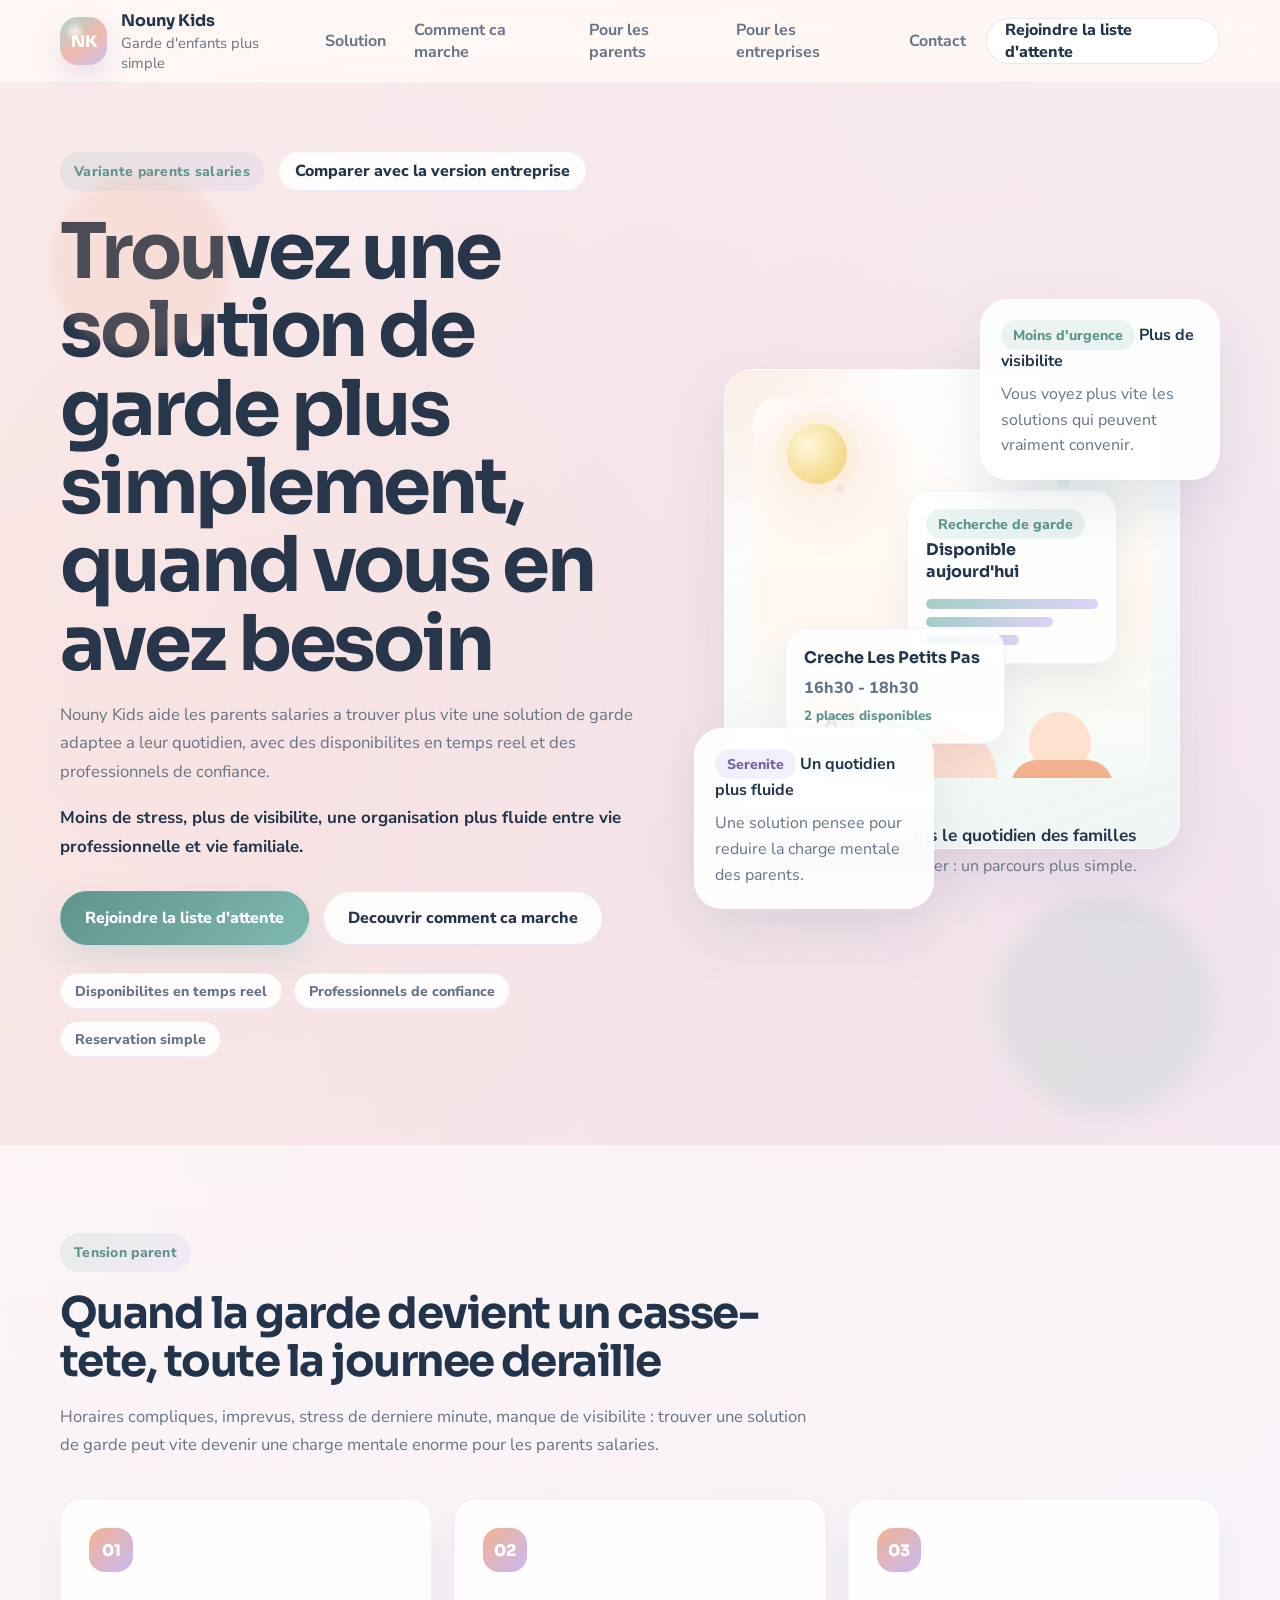
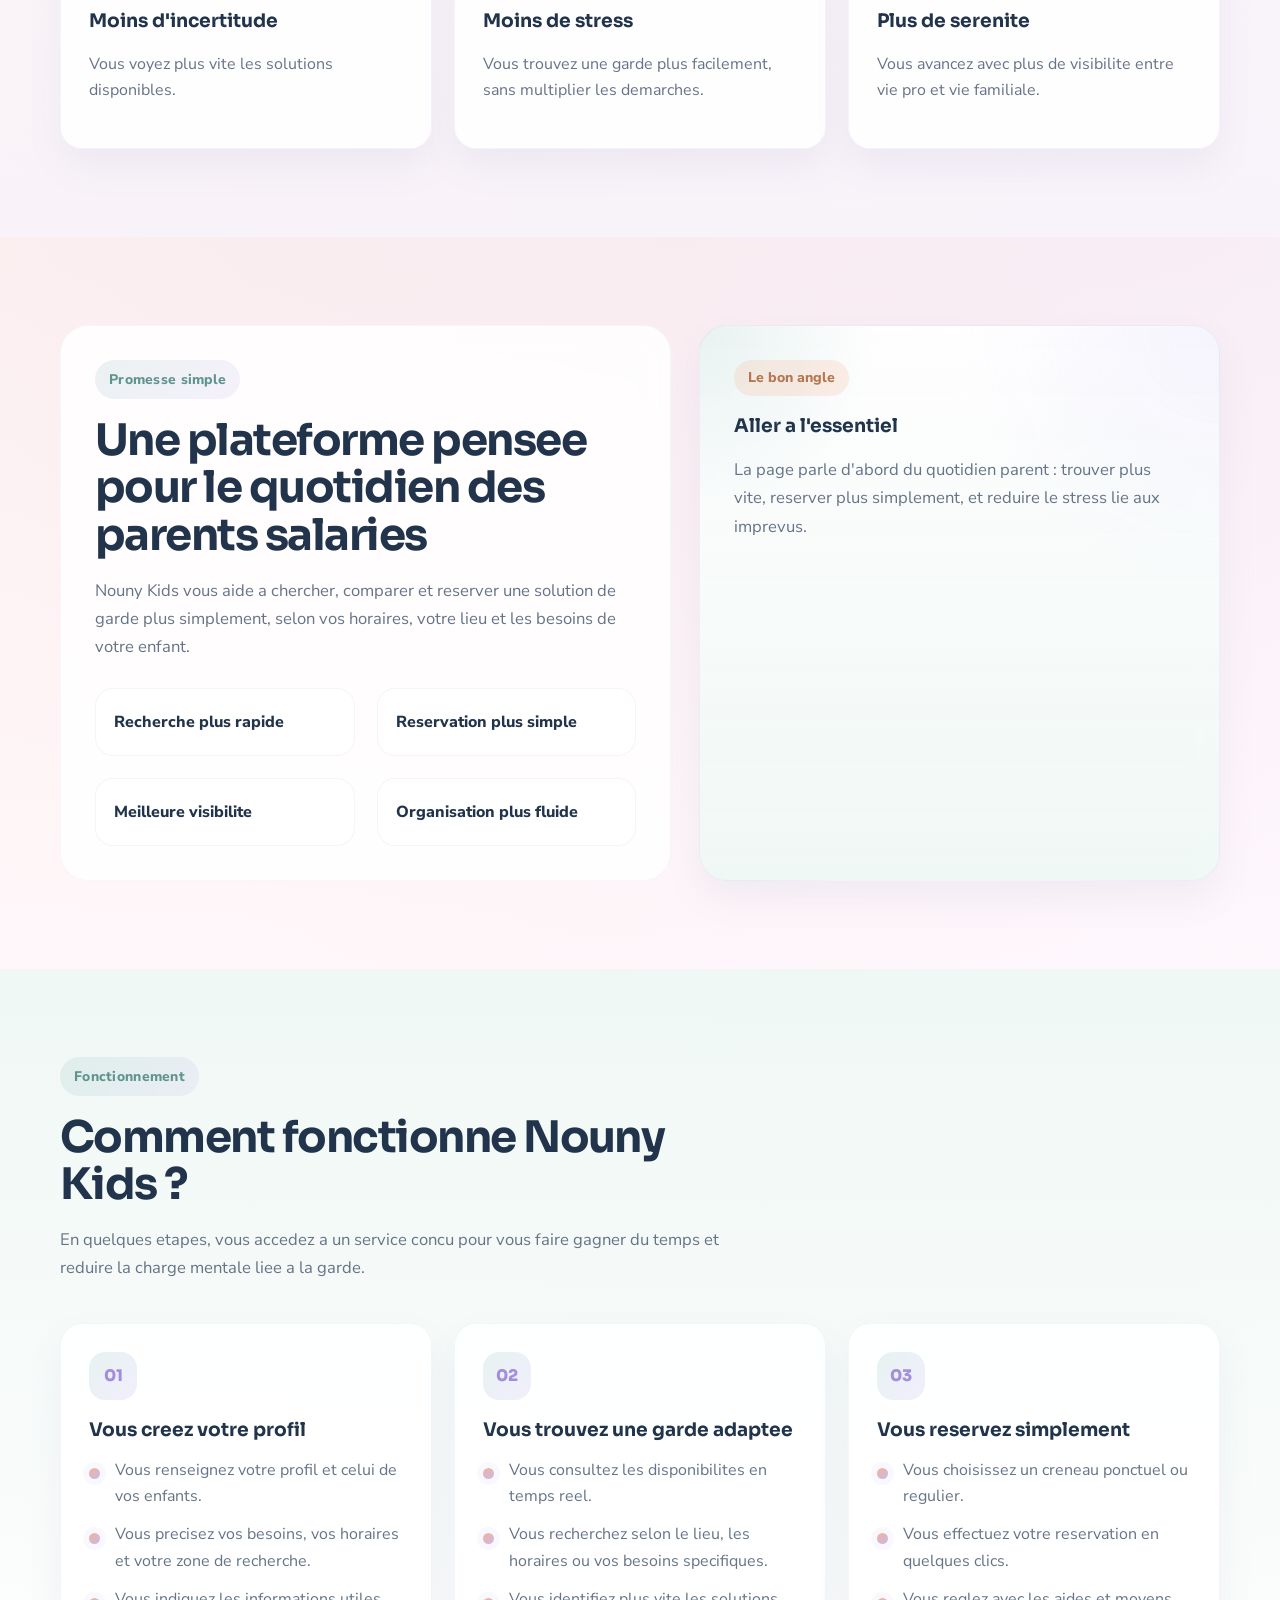
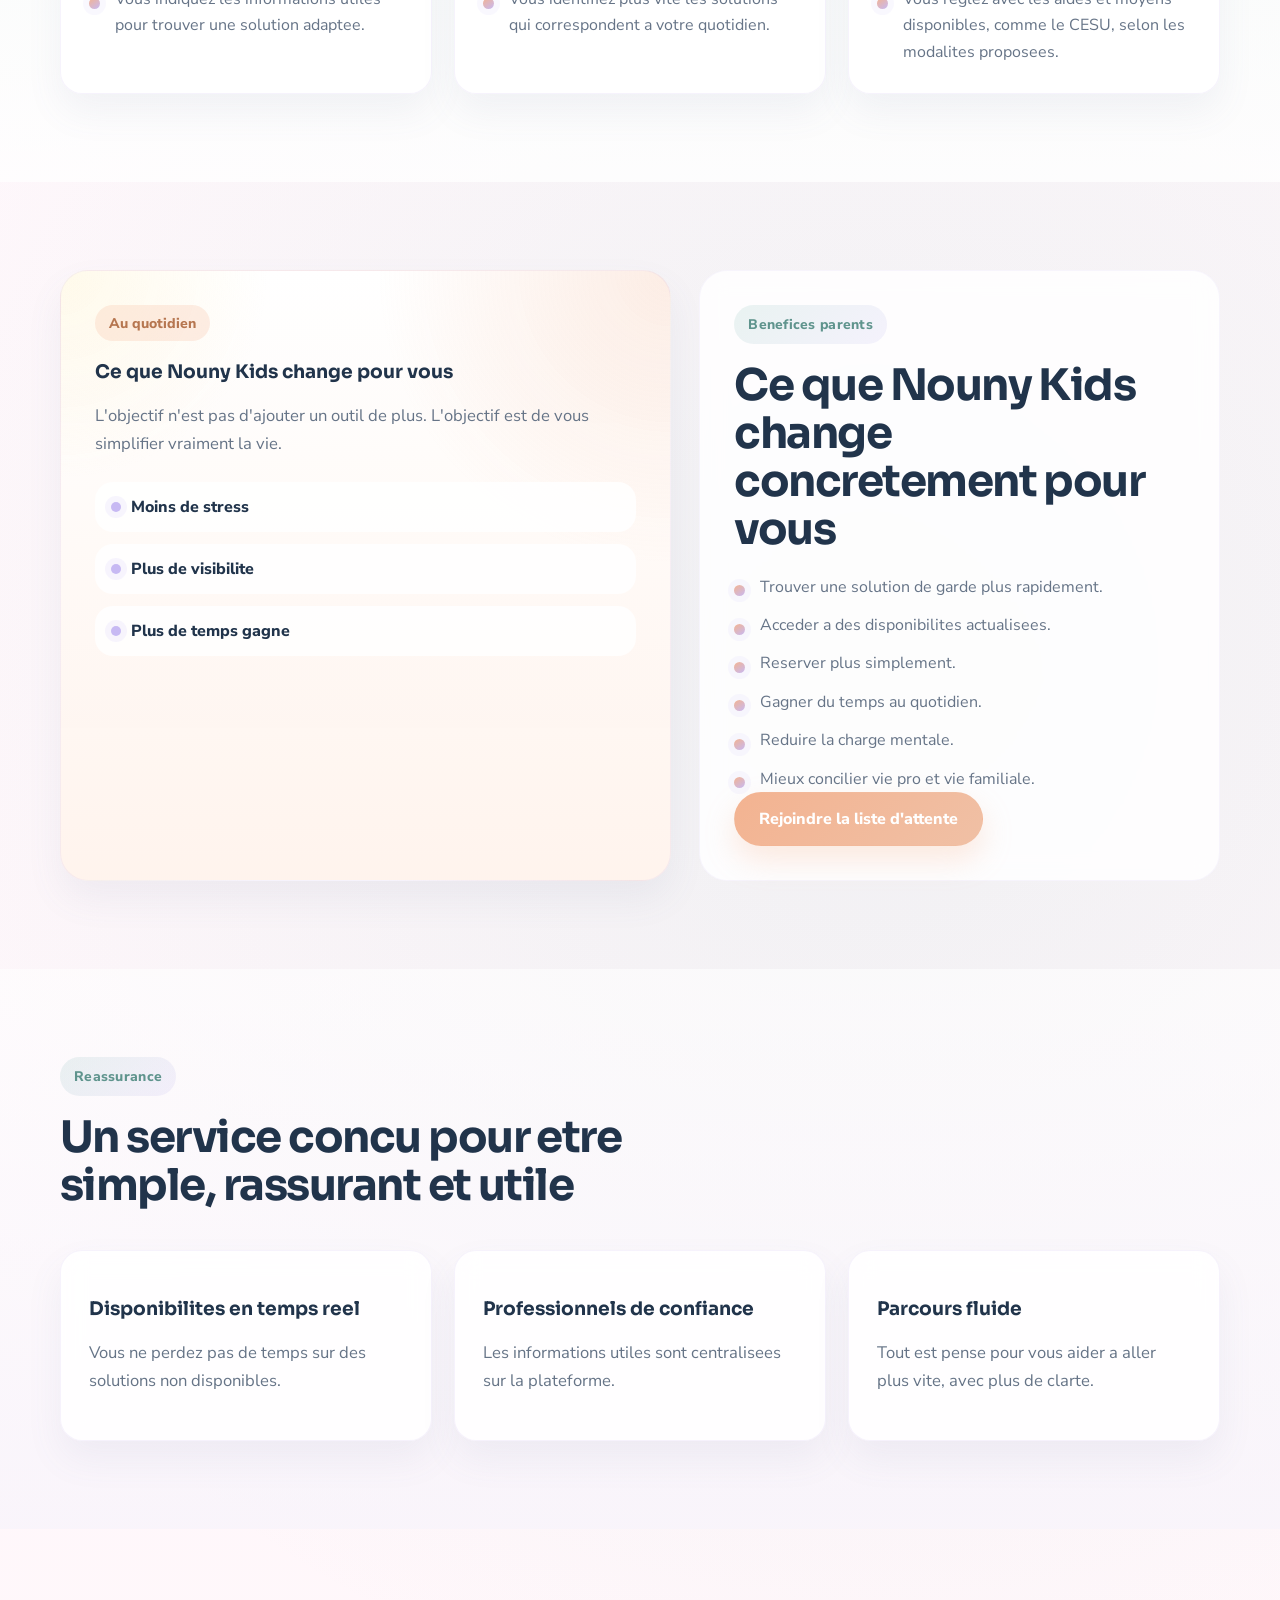
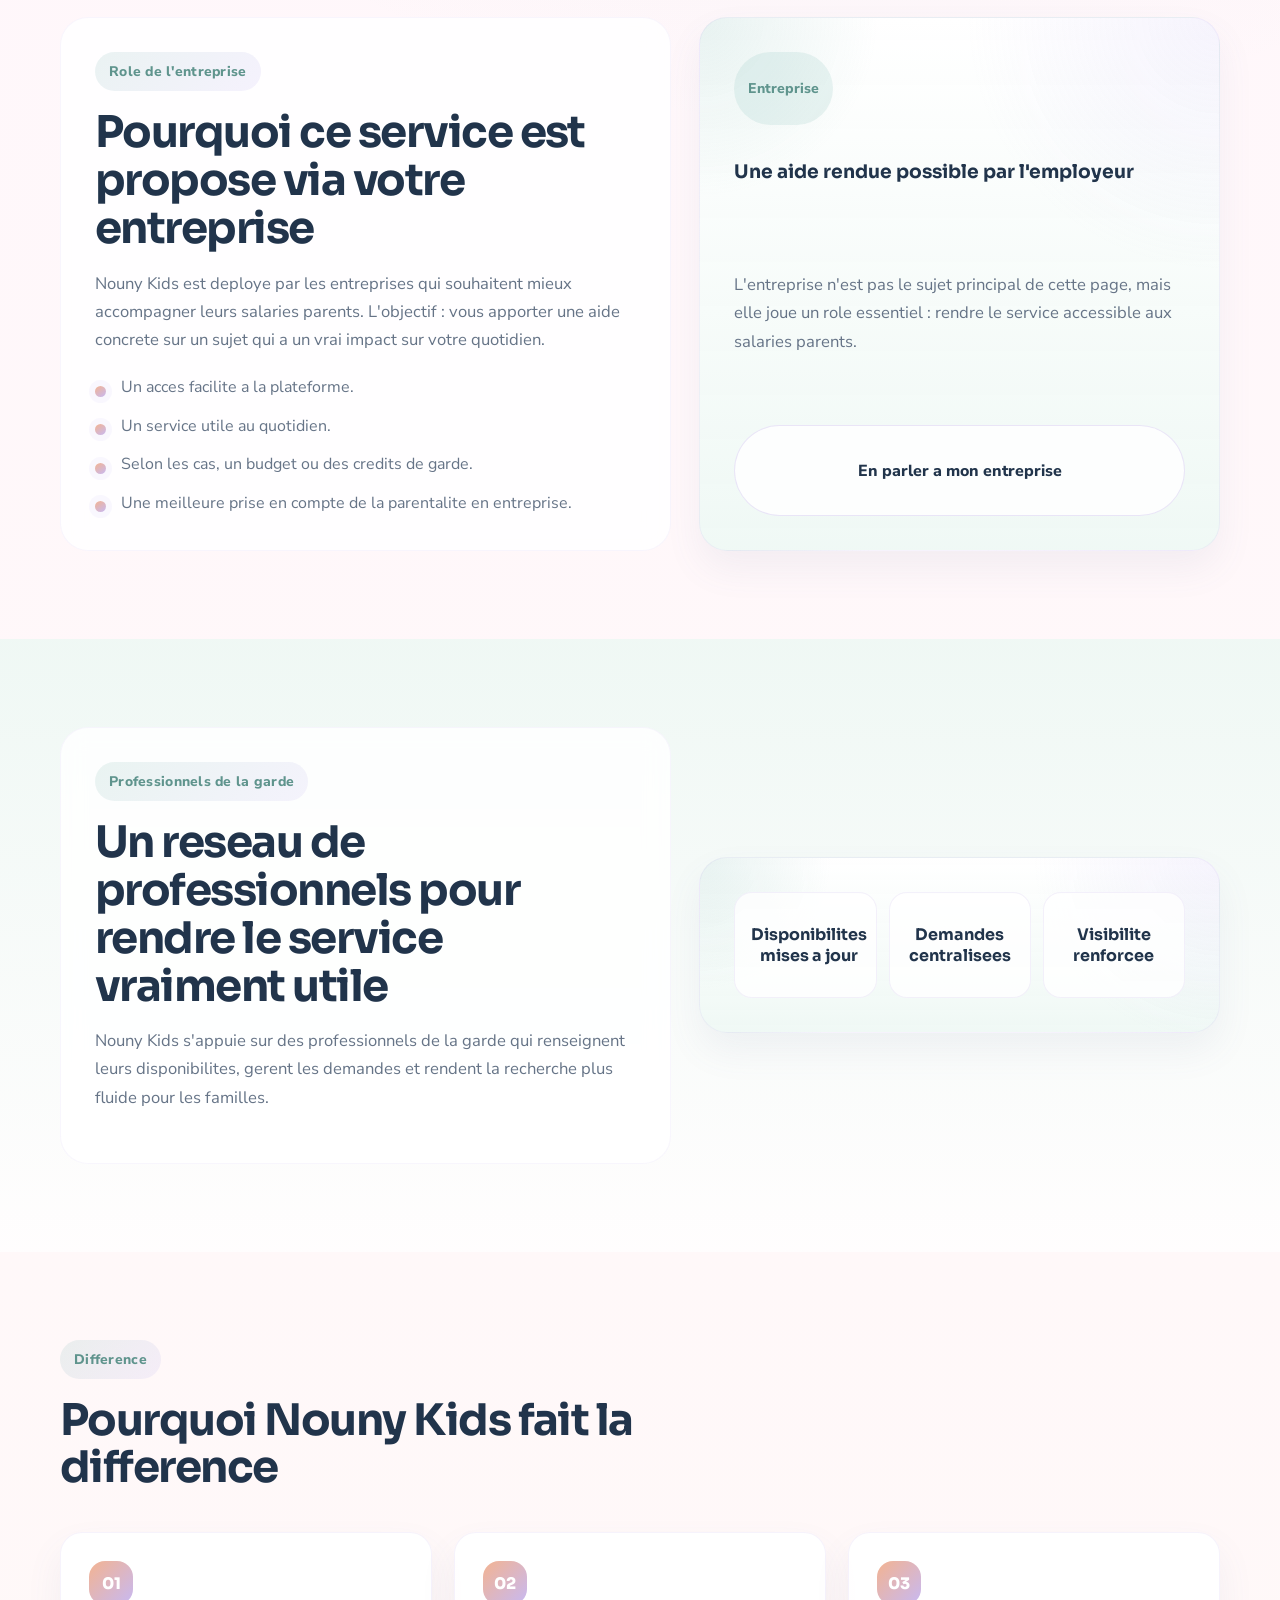
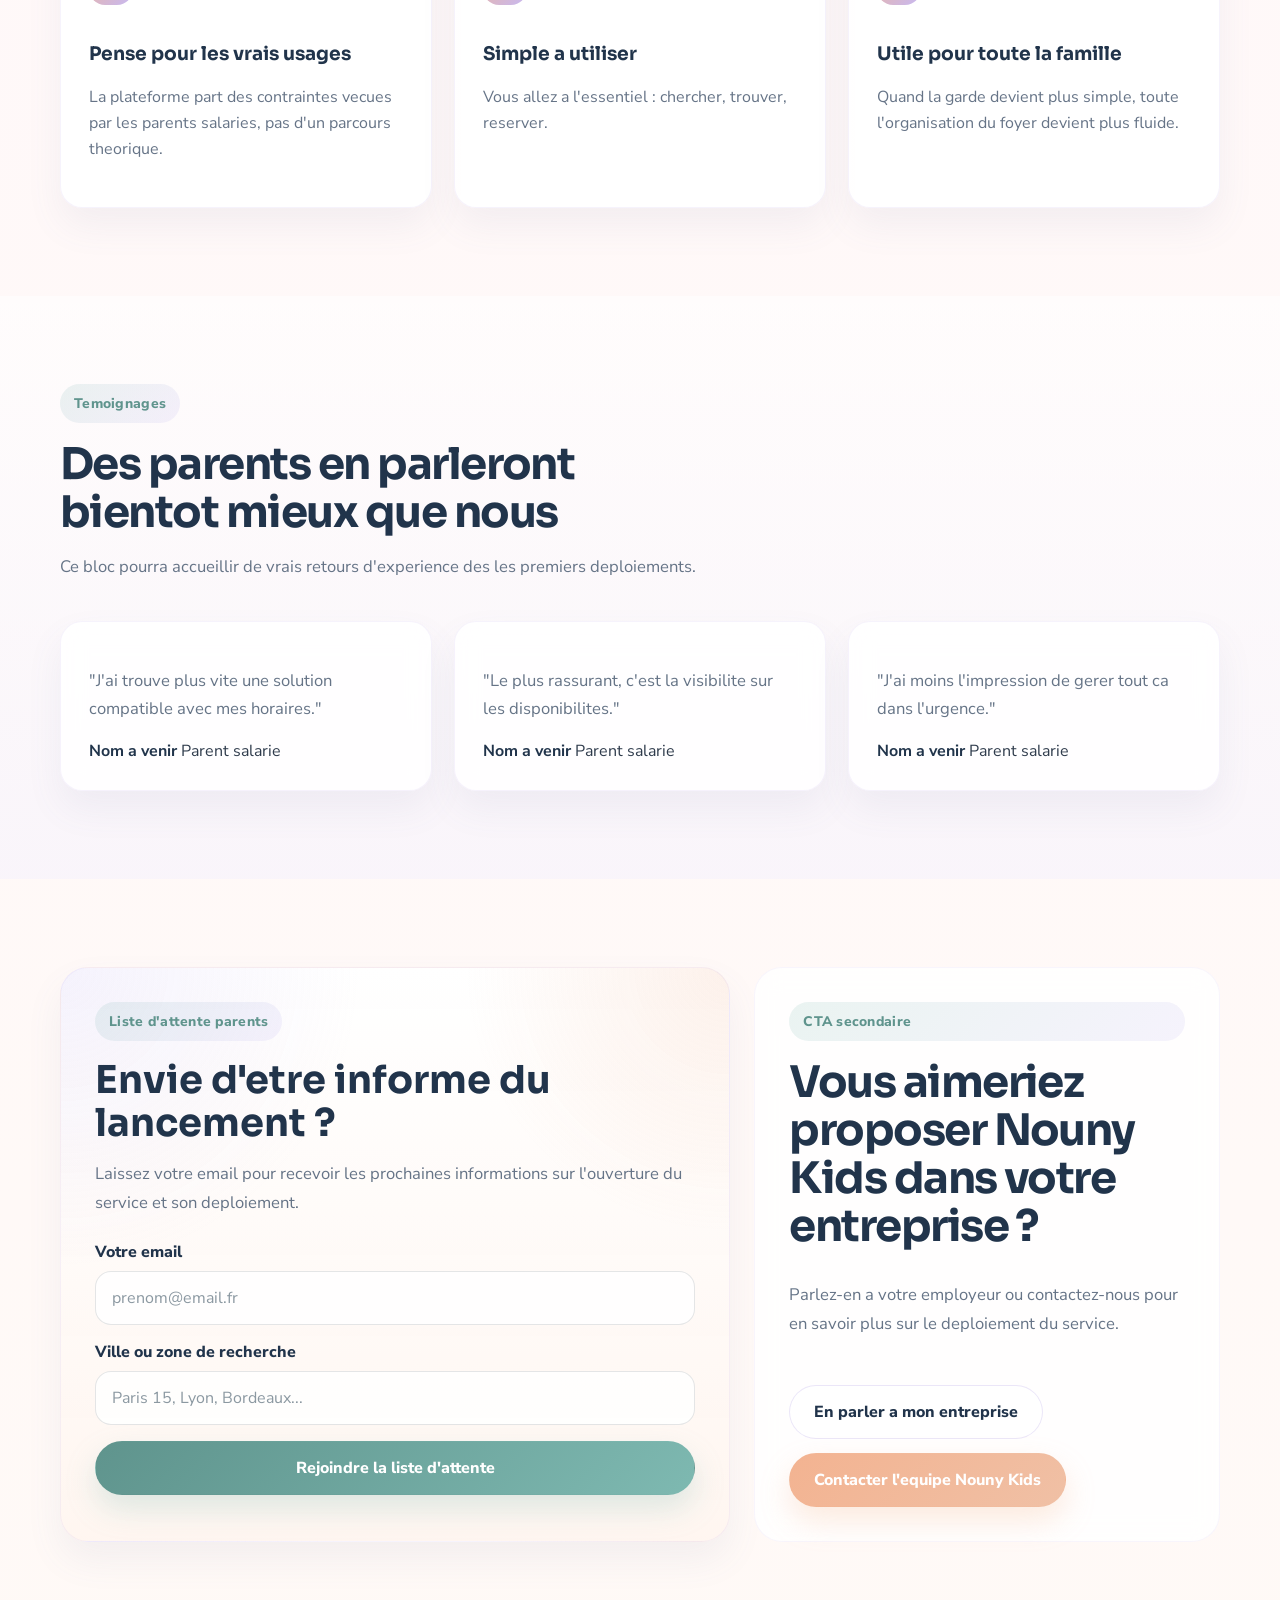
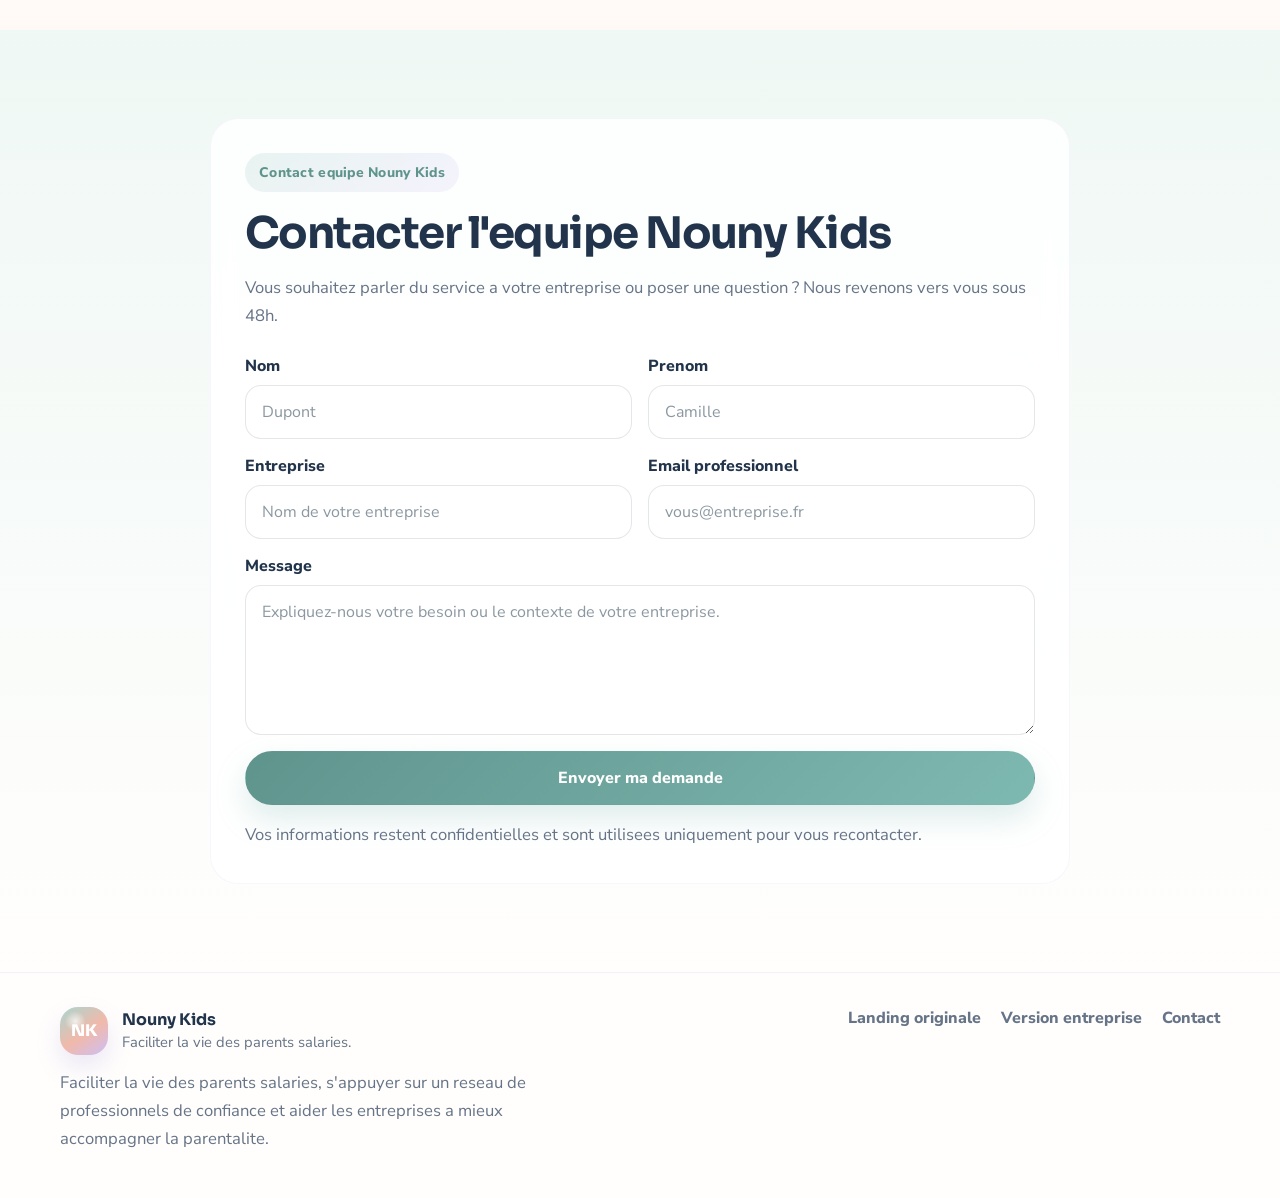
<file: variante-parents.html>
<!DOCTYPE html>
<html lang="fr">
  <head>
    <meta charset="UTF-8" />
    <meta name="viewport" content="width=device-width, initial-scale=1.0" />
    <title>Nouny Kids | Variante parents salaries</title>
    <meta
      name="description"
      content="Variante parents de la landing Nouny Kids, centree sur la simplicite, la serenite et la recherche de garde d'enfants."
    />
    <link rel="preconnect" href="https://fonts.googleapis.com" />
    <link rel="preconnect" href="https://fonts.gstatic.com" crossorigin />
    <link
      href="https://fonts.googleapis.com/css2?family=Nunito+Sans:wght@400;500;600;700;800&family=Sora:wght@500;600;700;800&display=swap"
      rel="stylesheet"
    />
    <link rel="stylesheet" href="./variante-parents.css" />
  </head>
  <body class="parent-page">
    <header class="site-header">
      <div class="container header-inner">
        <a class="brand" href="#top" aria-label="Nouny Kids">
          <span class="brand-mark">NK</span>
          <span class="brand-text">
            <strong>Nouny Kids</strong>
            <span>Garde d'enfants plus simple</span>
          </span>
        </a>

        <button
          class="nav-toggle"
          type="button"
          aria-expanded="false"
          aria-controls="site-nav"
          aria-label="Ouvrir le menu"
        >
          <span></span>
          <span></span>
          <span></span>
        </button>

        <nav class="site-nav" id="site-nav">
          <a href="#solution">Solution</a>
          <a href="#fonctionnement">Comment ca marche</a>
          <a href="#parents">Pour les parents</a>
          <a href="#entreprise">Pour les entreprises</a>
          <a href="#contact">Contact</a>
        </nav>

        <a class="button button-small button-secondary header-cta" href="#waitlist"
          >Rejoindre la liste d'attente</a
        >
      </div>
    </header>

    <main id="top">
      <section class="hero section parent-hero">
        <div class="container hero-grid">
          <div class="hero-copy">
            <div class="hero-meta">
              <span class="eyebrow">Variante parents salaries</span>
              <a class="compare-link" href="./variante-entreprise.html"
                >Comparer avec la version entreprise</a
              >
            </div>

            <h1>Trouvez une solution de garde plus simplement, quand vous en avez besoin</h1>
            <p class="hero-lead">
              Nouny Kids aide les parents salaries a trouver plus vite une
              solution de garde adaptee a leur quotidien, avec des disponibilites
              en temps reel et des professionnels de confiance.
            </p>
            <p class="hero-support">
              Moins de stress, plus de visibilite, une organisation plus fluide
              entre vie professionnelle et vie familiale.
            </p>

            <div class="hero-actions">
              <a class="button button-primary" href="#waitlist"
                >Rejoindre la liste d'attente</a
              >
              <a class="button button-secondary" href="#fonctionnement"
                >Decouvrir comment ca marche</a
              >
            </div>

            <div class="hero-trust">
              <span>Disponibilites en temps reel</span>
              <span>Professionnels de confiance</span>
              <span>Reservation simple</span>
            </div>
          </div>

          <div class="hero-visual parent-visual" aria-hidden="true">
            <div class="visual-card visual-card-main parent-panel">
              <div class="parent-scene">
                <span class="scene-sun"></span>
                <span class="scene-cloud"></span>
                <div class="search-card">
                  <span class="mini-pill">Recherche de garde</span>
                  <strong>Disponible aujourd'hui</strong>
                  <div class="search-lines">
                    <span></span>
                    <span></span>
                    <span></span>
                  </div>
                </div>
                <div class="calendar-card">
                  <strong>Creche Les Petits Pas</strong>
                  <span>16h30 - 18h30</span>
                  <small>2 places disponibles</small>
                </div>
                <div class="toy-block toy-block-one">A</div>
                <div class="toy-block toy-block-two">B</div>
                <div class="parent-figure">
                  <span class="face"></span>
                  <span class="body"></span>
                </div>
                <div class="child-figure">
                  <span class="face"></span>
                  <span class="body"></span>
                </div>
                <div class="scene-dots"></div>
              </div>
              <div class="visual-caption">
                <strong>Une aide concrete dans le quotidien des familles</strong>
                <span>Chercher, trouver, reserver : un parcours plus simple.</span>
              </div>
            </div>

            <div class="visual-card visual-card-floating floating-top">
              <span class="mini-pill">Moins d'urgence</span>
              <strong>Plus de visibilite</strong>
              <p>Vous voyez plus vite les solutions qui peuvent vraiment convenir.</p>
            </div>

            <div class="visual-card visual-card-floating floating-bottom">
              <span class="mini-pill mini-pill-alt">Serenite</span>
              <strong>Un quotidien plus fluide</strong>
              <p>Une solution pensee pour reduire la charge mentale des parents.</p>
            </div>
          </div>
        </div>
      </section>

      <section class="section section-muted" id="solution">
        <div class="container">
          <div class="section-heading">
            <span class="eyebrow">Tension parent</span>
            <h2>Quand la garde devient un casse-tete, toute la journee deraille</h2>
            <p>
              Horaires compliques, imprevus, stress de derniere minute, manque
              de visibilite : trouver une solution de garde peut vite devenir
              une charge mentale enorme pour les parents salaries.
            </p>
          </div>

          <div class="parent-tension-grid">
            <article class="parent-tension-card">
              <span>01</span>
              <h3>Moins d'incertitude</h3>
              <p>Vous voyez plus vite les solutions disponibles.</p>
            </article>
            <article class="parent-tension-card">
              <span>02</span>
              <h3>Moins de stress</h3>
              <p>Vous trouvez une garde plus facilement, sans multiplier les demarches.</p>
            </article>
            <article class="parent-tension-card">
              <span>03</span>
              <h3>Plus de serenite</h3>
              <p>Vous avancez avec plus de visibilite entre vie pro et vie familiale.</p>
            </article>
          </div>
        </div>
      </section>

      <section class="section parent-promise-section">
        <div class="container split-layout">
          <div class="content-panel">
            <span class="eyebrow">Promesse simple</span>
            <h2>Une plateforme pensee pour le quotidien des parents salaries</h2>
            <p>
              Nouny Kids vous aide a chercher, comparer et reserver une solution
              de garde plus simplement, selon vos horaires, votre lieu et les
              besoins de votre enfant.
            </p>
            <div class="micro-benefits">
              <span>Recherche plus rapide</span>
              <span>Reservation plus simple</span>
              <span>Meilleure visibilite</span>
              <span>Organisation plus fluide</span>
            </div>
          </div>

          <aside class="info-card parent-note-card">
            <div class="info-chip info-chip-soft">Le bon angle</div>
            <h3>Aller a l'essentiel</h3>
            <p>
              La page parle d'abord du quotidien parent : trouver plus vite,
              reserver plus simplement, et reduire le stress lie aux imprevus.
            </p>
          </aside>
        </div>
      </section>

      <section class="section section-tint" id="fonctionnement">
        <div class="container">
          <div class="section-heading narrow">
            <span class="eyebrow">Fonctionnement</span>
            <h2>Comment fonctionne Nouny Kids ?</h2>
            <p>
              En quelques etapes, vous accedez a un service concu pour vous
              faire gagner du temps et reduire la charge mentale liee a la garde.
            </p>
          </div>

          <div class="parent-flow">
            <article class="flow-card">
              <div class="step-badge">01</div>
              <h3>Vous creez votre profil</h3>
              <ul>
                <li>Vous renseignez votre profil et celui de vos enfants.</li>
                <li>Vous precisez vos besoins, vos horaires et votre zone de recherche.</li>
                <li>Vous indiquez les informations utiles pour trouver une solution adaptee.</li>
              </ul>
            </article>

            <article class="flow-card">
              <div class="step-badge">02</div>
              <h3>Vous trouvez une garde adaptee</h3>
              <ul>
                <li>Vous consultez les disponibilites en temps reel.</li>
                <li>Vous recherchez selon le lieu, les horaires ou vos besoins specifiques.</li>
                <li>Vous identifiez plus vite les solutions qui correspondent a votre quotidien.</li>
              </ul>
            </article>

            <article class="flow-card">
              <div class="step-badge">03</div>
              <h3>Vous reservez simplement</h3>
              <ul>
                <li>Vous choisissez un creneau ponctuel ou regulier.</li>
                <li>Vous effectuez votre reservation en quelques clics.</li>
                <li>
                  Vous reglez avec les aides et moyens disponibles, comme le
                  CESU, selon les modalites proposees.
                </li>
              </ul>
            </article>
          </div>
        </div>
      </section>

      <section class="section" id="parents">
        <div class="container split-layout reverse-on-mobile">
          <aside class="info-card info-card-warm parent-sidebar">
            <div class="info-chip info-chip-soft">Au quotidien</div>
            <h3>Ce que Nouny Kids change pour vous</h3>
            <p>
              L'objectif n'est pas d'ajouter un outil de plus. L'objectif est de
              vous simplifier vraiment la vie.
            </p>
            <div class="check-stack">
              <span>Moins de stress</span>
              <span>Plus de visibilite</span>
              <span>Plus de temps gagne</span>
            </div>
          </aside>

          <div class="content-panel">
            <span class="eyebrow">Benefices parents</span>
            <h2>Ce que Nouny Kids change concretement pour vous</h2>
            <ul class="benefits-list">
              <li>Trouver une solution de garde plus rapidement.</li>
              <li>Acceder a des disponibilites actualisees.</li>
              <li>Reserver plus simplement.</li>
              <li>Gagner du temps au quotidien.</li>
              <li>Reduire la charge mentale.</li>
              <li>Mieux concilier vie pro et vie familiale.</li>
            </ul>
            <a class="button button-secondary button-secondary-strong" href="#waitlist"
              >Rejoindre la liste d'attente</a
            >
          </div>
        </div>
      </section>

      <section class="section section-muted reassurance-section">
        <div class="container">
          <div class="section-heading narrow">
            <span class="eyebrow">Reassurance</span>
            <h2>Un service concu pour etre simple, rassurant et utile</h2>
          </div>

          <div class="reassurance-grid">
            <article class="feature-card">
              <h3>Disponibilites en temps reel</h3>
              <p>Vous ne perdez pas de temps sur des solutions non disponibles.</p>
            </article>
            <article class="feature-card">
              <h3>Professionnels de confiance</h3>
              <p>Les informations utiles sont centralisees sur la plateforme.</p>
            </article>
            <article class="feature-card">
              <h3>Parcours fluide</h3>
              <p>Tout est pense pour vous aider a aller plus vite, avec plus de clarte.</p>
            </article>
          </div>
        </div>
      </section>

      <section class="section" id="entreprise">
        <div class="container split-layout">
          <div class="content-panel">
            <span class="eyebrow">Role de l'entreprise</span>
            <h2>Pourquoi ce service est propose via votre entreprise</h2>
            <p>
              Nouny Kids est deploye par les entreprises qui souhaitent mieux
              accompagner leurs salaries parents. L'objectif : vous apporter une
              aide concrete sur un sujet qui a un vrai impact sur votre quotidien.
            </p>
            <ul class="benefits-list">
              <li>Un acces facilite a la plateforme.</li>
              <li>Un service utile au quotidien.</li>
              <li>Selon les cas, un budget ou des credits de garde.</li>
              <li>Une meilleure prise en compte de la parentalite en entreprise.</li>
            </ul>
          </div>

          <aside class="info-card company-card">
            <div class="info-chip">Entreprise</div>
            <h3>Une aide rendue possible par l'employeur</h3>
            <p>
              L'entreprise n'est pas le sujet principal de cette page, mais elle
              joue un role essentiel : rendre le service accessible aux salaries
              parents.
            </p>
            <a class="button button-secondary" href="#company-contact"
              >En parler a mon entreprise</a
            >
          </aside>
        </div>
      </section>

      <section class="section section-tint" id="pros">
        <div class="container split-layout professionals-layout">
          <div class="content-panel">
            <span class="eyebrow">Professionnels de la garde</span>
            <h2>Un reseau de professionnels pour rendre le service vraiment utile</h2>
            <p>
              Nouny Kids s'appuie sur des professionnels de la garde qui
              renseignent leurs disponibilites, gerent les demandes et rendent
              la recherche plus fluide pour les familles.
            </p>
          </div>

          <aside class="info-card professionals-sidebar">
            <div class="support-grid">
              <div>Disponibilites mises a jour</div>
              <div>Demandes centralisees</div>
              <div>Visibilite renforcee</div>
            </div>
          </aside>
        </div>
      </section>

      <section class="section differentiation-section">
        <div class="container">
          <div class="section-heading narrow">
            <span class="eyebrow">Difference</span>
            <h2>Pourquoi Nouny Kids fait la difference</h2>
          </div>

          <div class="difference-grid">
            <article class="difference-card">
              <span>01</span>
              <h3>Pense pour les vrais usages</h3>
              <p>
                La plateforme part des contraintes vecues par les parents
                salaries, pas d'un parcours theorique.
              </p>
            </article>
            <article class="difference-card">
              <span>02</span>
              <h3>Simple a utiliser</h3>
              <p>Vous allez a l'essentiel : chercher, trouver, reserver.</p>
            </article>
            <article class="difference-card">
              <span>03</span>
              <h3>Utile pour toute la famille</h3>
              <p>
                Quand la garde devient plus simple, toute l'organisation du
                foyer devient plus fluide.
              </p>
            </article>
          </div>
        </div>
      </section>

      <section class="section section-muted">
        <div class="container">
          <div class="section-heading narrow">
            <span class="eyebrow">Temoignages</span>
            <h2>Des parents en parleront bientot mieux que nous</h2>
            <p>
              Ce bloc pourra accueillir de vrais retours d'experience des les
              premiers deploiements.
            </p>
          </div>

          <div class="testimonials-grid">
            <article class="testimonial-card">
              <p>"J'ai trouve plus vite une solution compatible avec mes horaires."</p>
              <strong>Nom a venir</strong>
              <span>Parent salarie</span>
            </article>
            <article class="testimonial-card">
              <p>"Le plus rassurant, c'est la visibilite sur les disponibilites."</p>
              <strong>Nom a venir</strong>
              <span>Parent salarie</span>
            </article>
            <article class="testimonial-card">
              <p>"J'ai moins l'impression de gerer tout ca dans l'urgence."</p>
              <strong>Nom a venir</strong>
              <span>Parent salarie</span>
            </article>
          </div>
        </div>
      </section>

      <section class="section" id="contact">
        <div class="container contact-grid parent-contact-grid">
          <div class="waitlist-card primary-waitlist" id="waitlist">
            <span class="eyebrow">Liste d'attente parents</span>
            <h2>Envie d'etre informe du lancement ?</h2>
            <p>
              Laissez votre email pour recevoir les prochaines informations sur
              l'ouverture du service et son deploiement.
            </p>

            <form class="waitlist-form" action="#" method="post">
              <label>
                <span>Votre email</span>
                <input type="email" name="waitlist_email" placeholder="prenom@email.fr" />
              </label>
              <label>
                <span>Ville ou zone de recherche</span>
                <input type="text" name="area" placeholder="Paris 15, Lyon, Bordeaux..." />
              </label>
              <button class="button button-primary button-full" type="submit">
                Rejoindre la liste d'attente
              </button>
            </form>
          </div>

          <aside class="content-panel company-contact-card" id="company-contact">
            <span class="eyebrow">CTA secondaire</span>
            <h2>Vous aimeriez proposer Nouny Kids dans votre entreprise ?</h2>
            <p>
              Parlez-en a votre employeur ou contactez-nous pour en savoir plus
              sur le deploiement du service.
            </p>
            <div class="hero-actions compact-actions">
              <a class="button button-secondary" href="#entreprise"
                >En parler a mon entreprise</a
              >
              <a class="button button-secondary button-secondary-strong" href="#contact-form"
                >Contacter l'equipe Nouny Kids</a
              >
            </div>
          </aside>
        </div>
      </section>

      <section class="section section-tint contact-form-section" id="contact-form">
        <div class="container">
          <div class="content-panel centered-form-panel">
            <span class="eyebrow">Contact equipe Nouny Kids</span>
            <h2>Contacter l'equipe Nouny Kids</h2>
            <p>
              Vous souhaitez parler du service a votre entreprise ou poser une
              question ? Nous revenons vers vous sous 48h.
            </p>

            <form class="contact-form" action="#" method="post">
              <div class="form-row">
                <label>
                  <span>Nom</span>
                  <input type="text" name="last_name" placeholder="Dupont" />
                </label>
                <label>
                  <span>Prenom</span>
                  <input type="text" name="first_name" placeholder="Camille" />
                </label>
              </div>

              <div class="form-row">
                <label>
                  <span>Entreprise</span>
                  <input type="text" name="company" placeholder="Nom de votre entreprise" />
                </label>
                <label>
                  <span>Email professionnel</span>
                  <input type="email" name="email" placeholder="vous@entreprise.fr" />
                </label>
              </div>

              <label>
                <span>Message</span>
                <textarea
                  name="message"
                  rows="5"
                  placeholder="Expliquez-nous votre besoin ou le contexte de votre entreprise."
                ></textarea>
              </label>

              <button class="button button-primary" type="submit">
                Envoyer ma demande
              </button>
              <p class="form-note">
                Vos informations restent confidentielles et sont utilisees
                uniquement pour vous recontacter.
              </p>
            </form>
          </div>
        </div>
      </section>
    </main>

    <footer class="site-footer">
      <div class="container footer-inner">
        <div>
          <a class="brand brand-footer" href="#top" aria-label="Nouny Kids">
            <span class="brand-mark">NK</span>
            <span class="brand-text">
              <strong>Nouny Kids</strong>
              <span>Faciliter la vie des parents salaries.</span>
            </span>
          </a>
          <p class="footer-mission">
            Faciliter la vie des parents salaries, s'appuyer sur un reseau de
            professionnels de confiance et aider les entreprises a mieux
            accompagner la parentalite.
          </p>
        </div>

        <nav class="footer-links" aria-label="Liens de comparaison">
          <a href="./index.html">Landing originale</a>
          <a href="./variante-entreprise.html">Version entreprise</a>
          <a href="#contact">Contact</a>
        </nav>
      </div>
    </footer>

    <script src="./script.js"></script>
  </body>
</html>
</file>
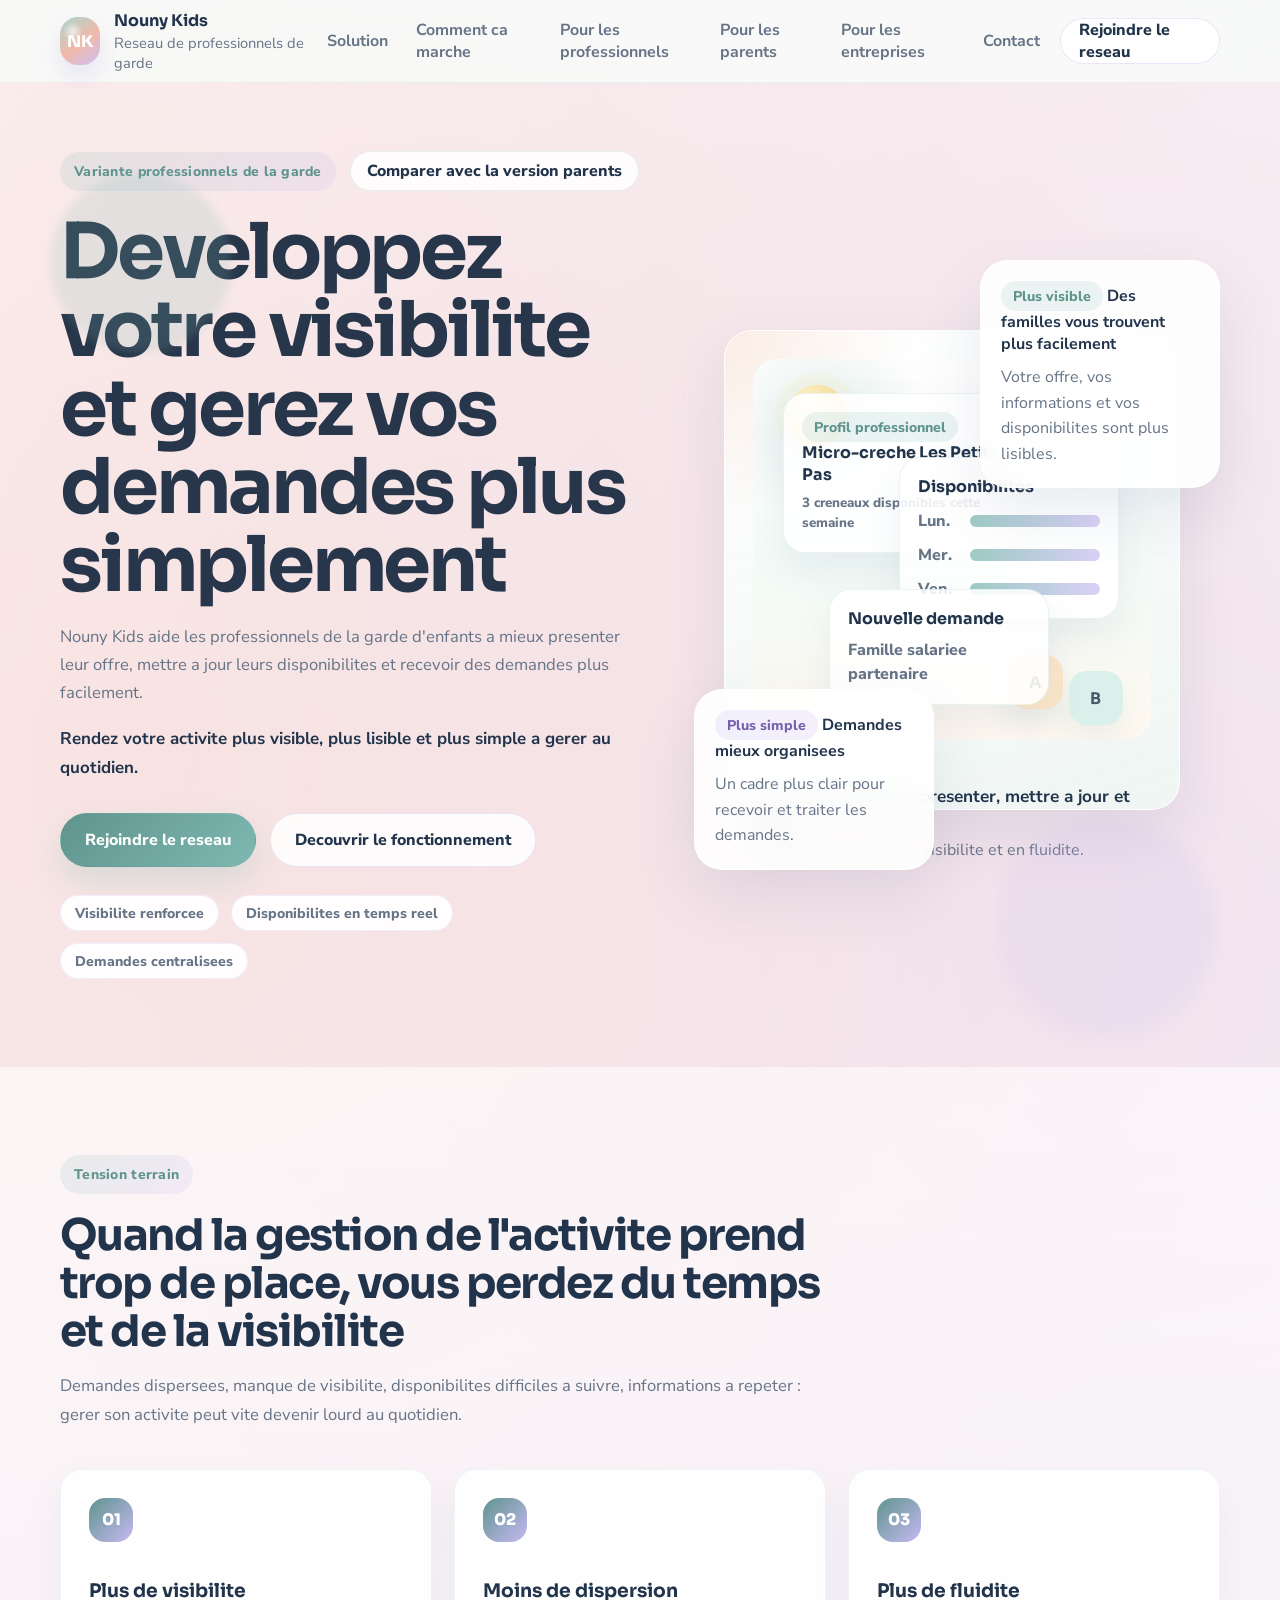
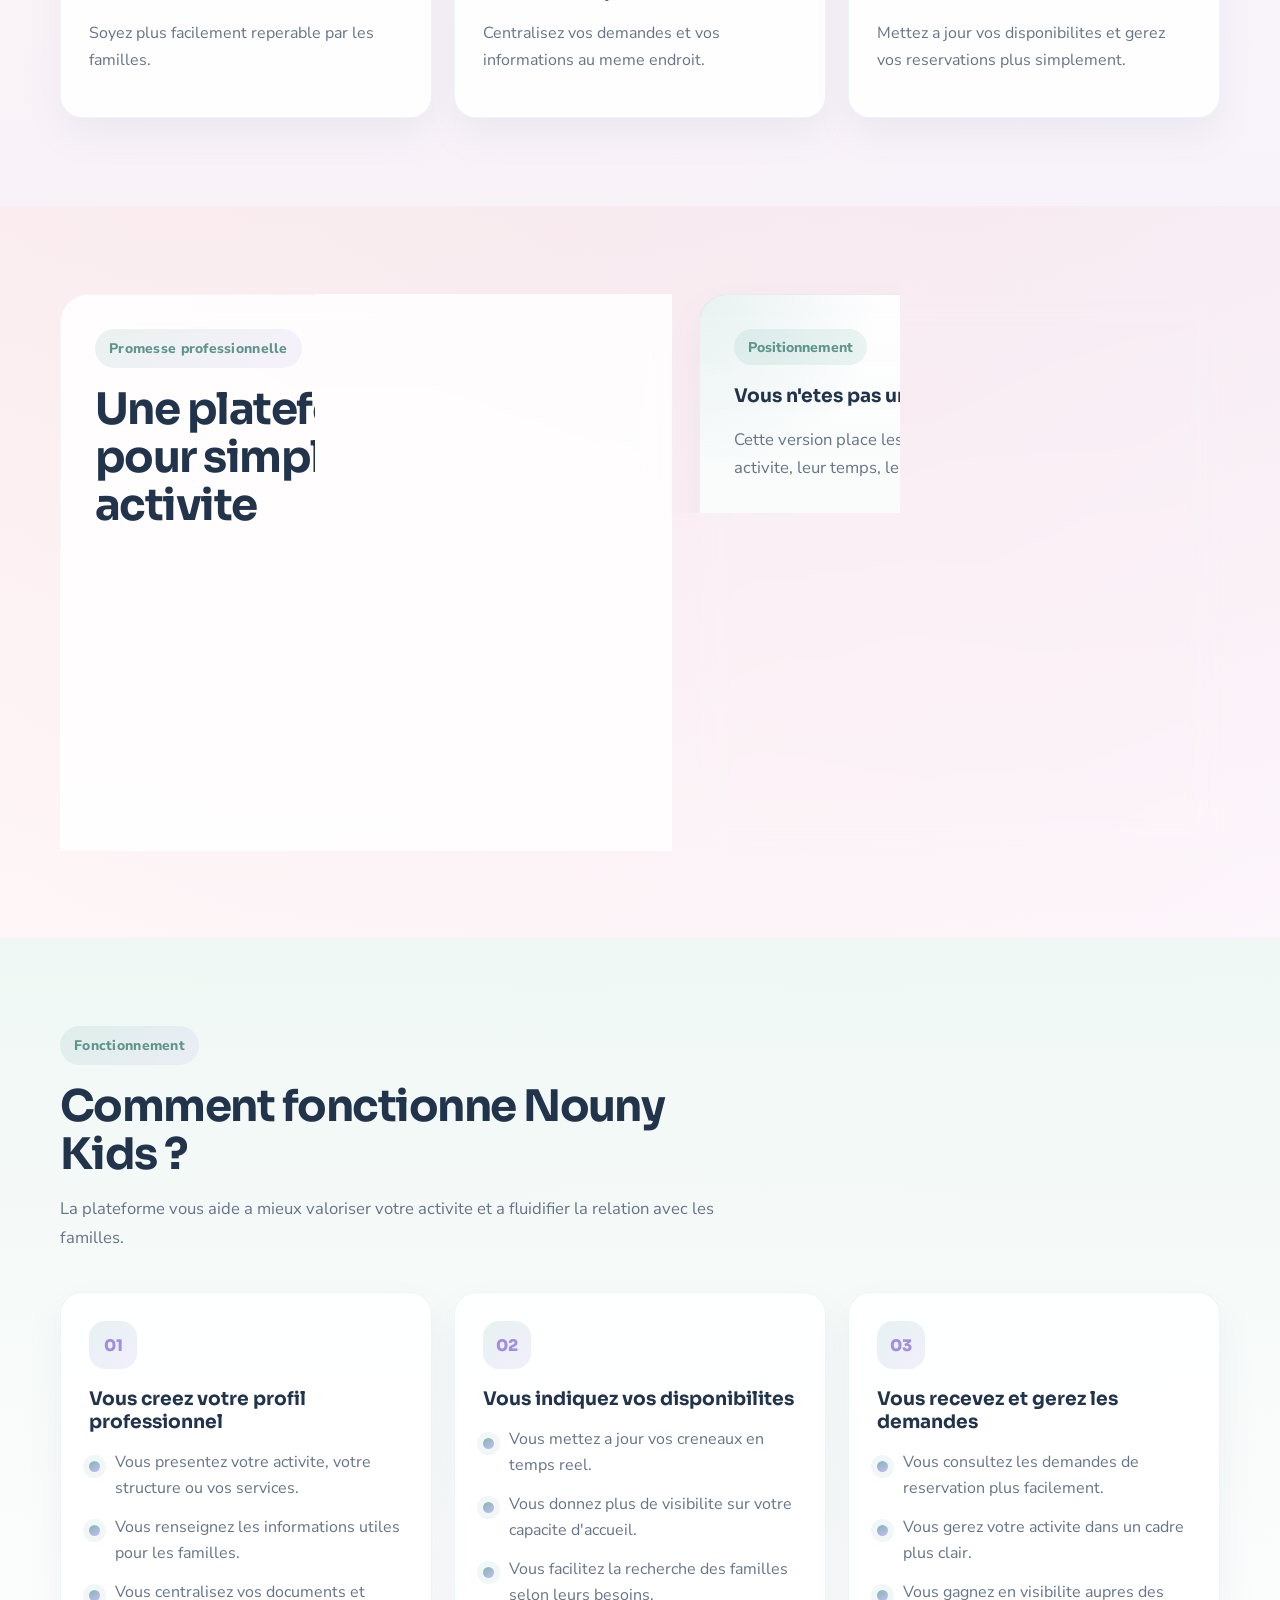
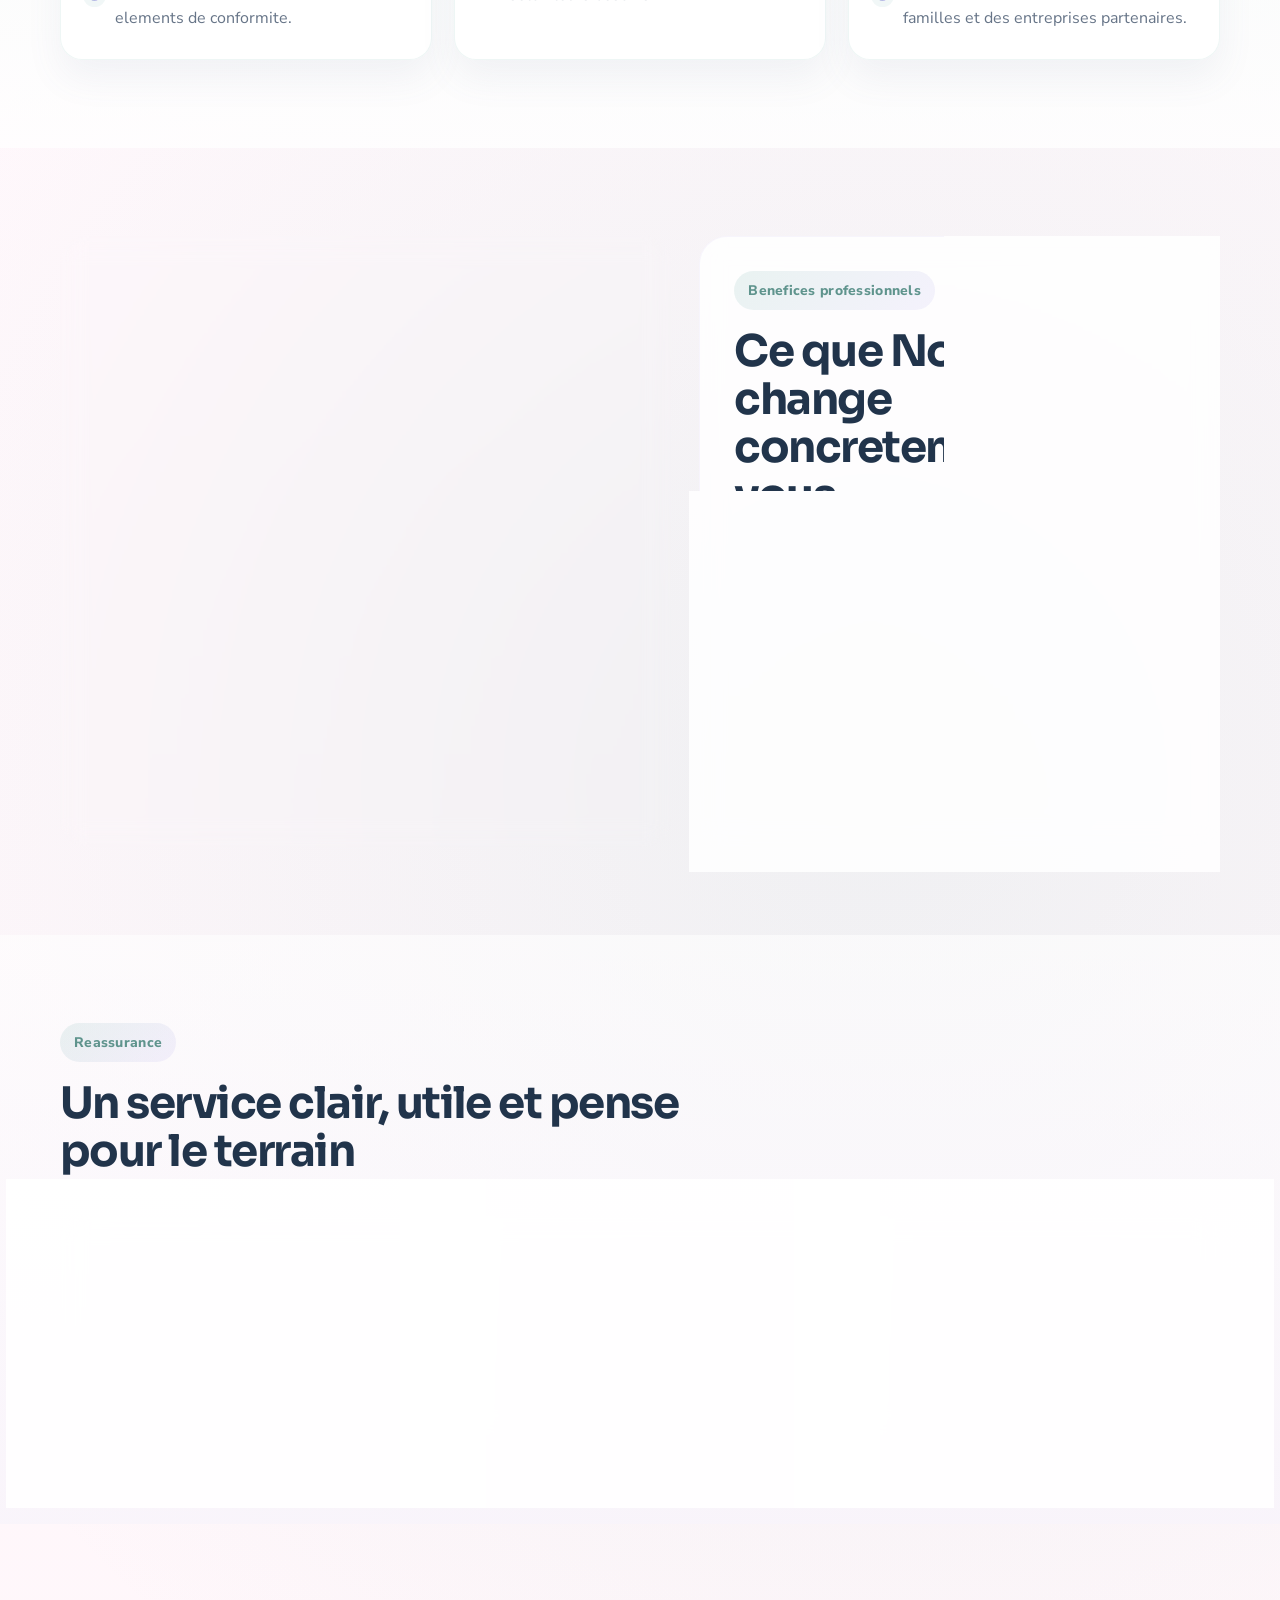
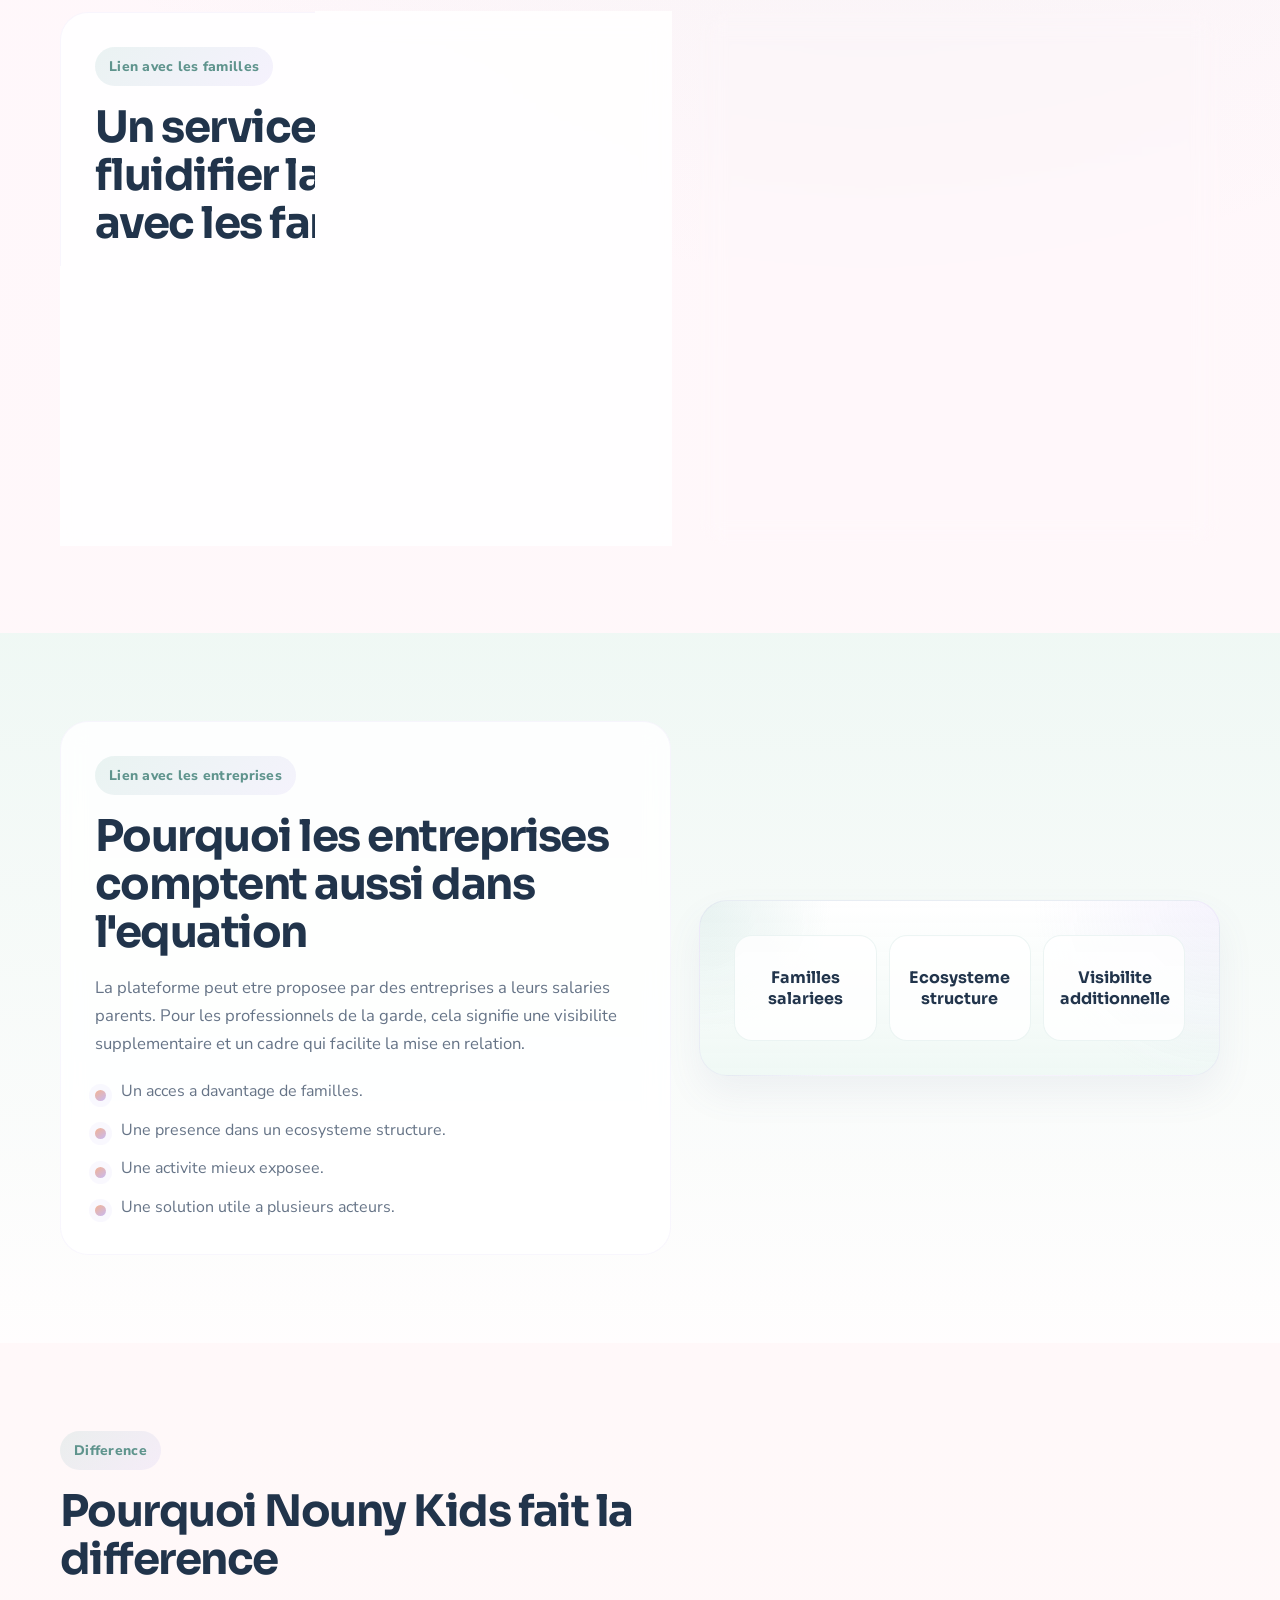
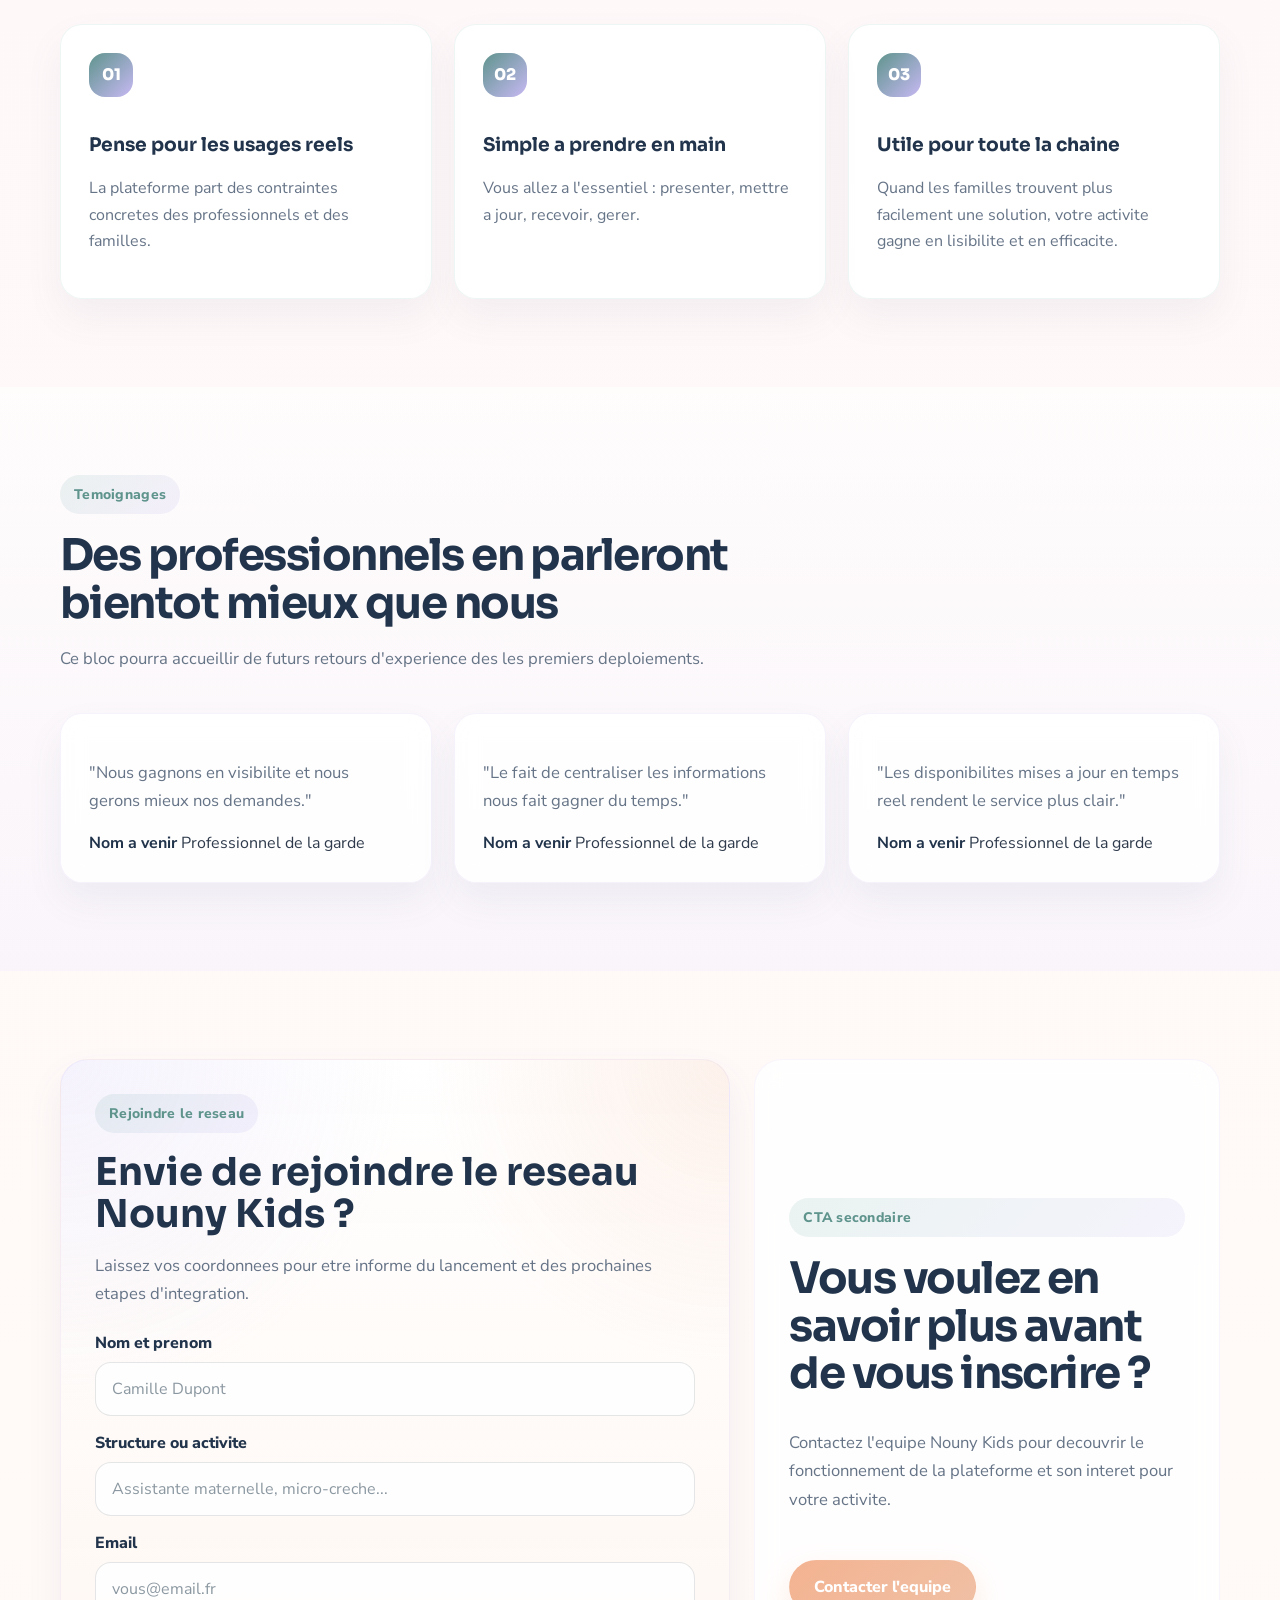
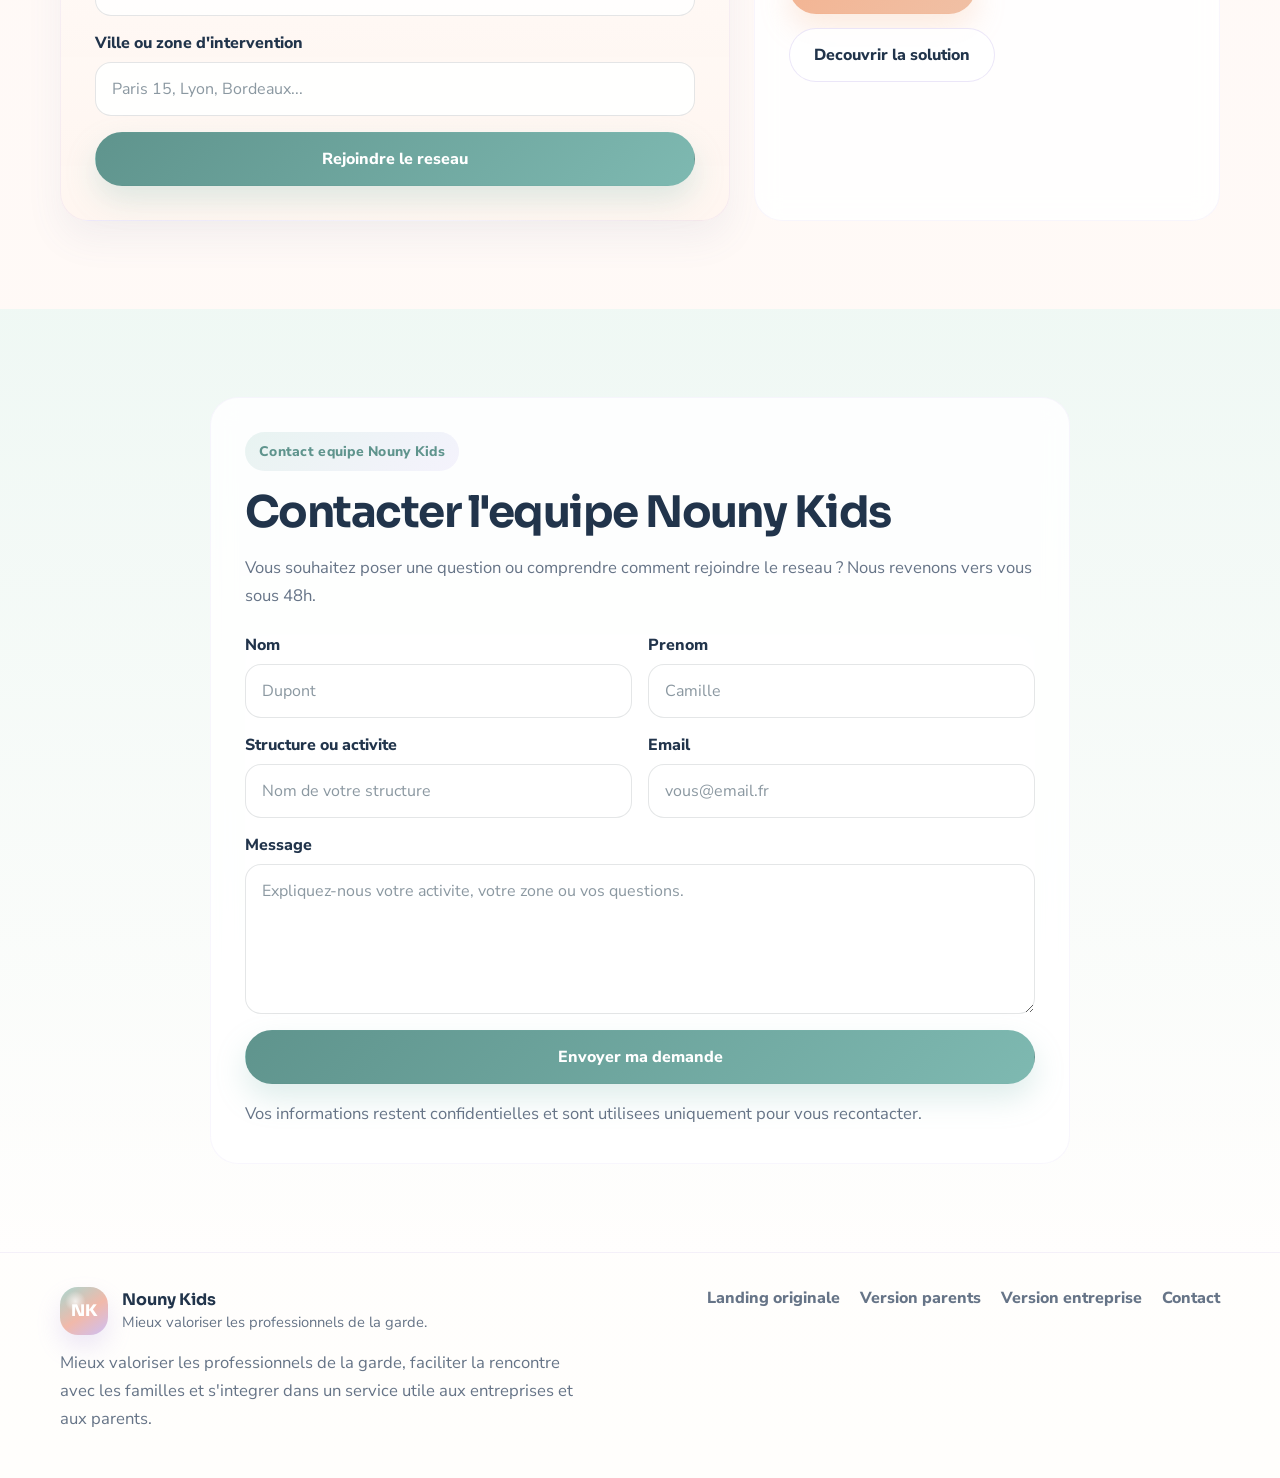
<file: variante-professionnels.html>
<!DOCTYPE html>
<html lang="fr">
  <head>
    <meta charset="UTF-8" />
    <meta name="viewport" content="width=device-width, initial-scale=1.0" />
    <title>Nouny Kids | Variante professionnels de la garde</title>
    <meta
      name="description"
      content="Variante professionnels de la landing Nouny Kids, centree sur la visibilite, la gestion des demandes et les disponibilites."
    />
    <link rel="preconnect" href="https://fonts.googleapis.com" />
    <link rel="preconnect" href="https://fonts.gstatic.com" crossorigin />
    <link
      href="https://fonts.googleapis.com/css2?family=Nunito+Sans:wght@400;500;600;700;800&family=Sora:wght@500;600;700;800&display=swap"
      rel="stylesheet"
    />
    <link rel="stylesheet" href="./variante-professionnels.css" />
  </head>
  <body class="pro-page">
    <header class="site-header">
      <div class="container header-inner">
        <a class="brand" href="#top" aria-label="Nouny Kids">
          <span class="brand-mark">NK</span>
          <span class="brand-text">
            <strong>Nouny Kids</strong>
            <span>Reseau de professionnels de garde</span>
          </span>
        </a>

        <button
          class="nav-toggle"
          type="button"
          aria-expanded="false"
          aria-controls="site-nav"
          aria-label="Ouvrir le menu"
        >
          <span></span>
          <span></span>
          <span></span>
        </button>

        <nav class="site-nav" id="site-nav">
          <a href="#solution">Solution</a>
          <a href="#fonctionnement">Comment ca marche</a>
          <a href="#professionnels">Pour les professionnels</a>
          <a href="#familles">Pour les parents</a>
          <a href="#entreprises">Pour les entreprises</a>
          <a href="#contact">Contact</a>
        </nav>

        <a class="button button-small button-secondary header-cta" href="#network"
          >Rejoindre le reseau</a
        >
      </div>
    </header>

    <main id="top">
      <section class="hero section pro-hero">
        <div class="container hero-grid">
          <div class="hero-copy">
            <div class="hero-meta">
              <span class="eyebrow">Variante professionnels de la garde</span>
              <a class="compare-link" href="./variante-parents.html"
                >Comparer avec la version parents</a
              >
            </div>

            <h1>Developpez votre visibilite et gerez vos demandes plus simplement</h1>
            <p class="hero-lead">
              Nouny Kids aide les professionnels de la garde d'enfants a mieux
              presenter leur offre, mettre a jour leurs disponibilites et
              recevoir des demandes plus facilement.
            </p>
            <p class="hero-support">
              Rendez votre activite plus visible, plus lisible et plus simple a
              gerer au quotidien.
            </p>

            <div class="hero-actions">
              <a class="button button-primary" href="#network">Rejoindre le reseau</a>
              <a class="button button-secondary" href="#fonctionnement"
                >Decouvrir le fonctionnement</a
              >
            </div>

            <div class="hero-trust">
              <span>Visibilite renforcee</span>
              <span>Disponibilites en temps reel</span>
              <span>Demandes centralisees</span>
            </div>
          </div>

          <div class="hero-visual pro-visual" aria-hidden="true">
            <div class="visual-card visual-card-main pro-panel">
              <div class="pro-scene">
                <span class="scene-sun"></span>
                <span class="scene-cloud"></span>
                <div class="pro-profile-card">
                  <span class="mini-pill">Profil professionnel</span>
                  <strong>Micro-creche Les Petits Pas</strong>
                  <small>3 creneaux disponibles cette semaine</small>
                </div>
                <div class="availability-card">
                  <strong>Disponibilites</strong>
                  <div class="availability-row">
                    <span>Lun.</span>
                    <em></em>
                  </div>
                  <div class="availability-row">
                    <span>Mer.</span>
                    <em></em>
                  </div>
                  <div class="availability-row">
                    <span>Ven.</span>
                    <em></em>
                  </div>
                </div>
                <div class="request-card">
                  <strong>Nouvelle demande</strong>
                  <span>Famille salariee partenaire</span>
                </div>
                <div class="toy-block toy-block-one">A</div>
                <div class="toy-block toy-block-two">B</div>
                <div class="scene-dots"></div>
              </div>
              <div class="visual-caption">
                <strong>Un espace clair pour presenter, mettre a jour et gerer</strong>
                <span>Votre activite gagne en visibilite et en fluidite.</span>
              </div>
            </div>

            <div class="visual-card visual-card-floating floating-top">
              <span class="mini-pill">Plus visible</span>
              <strong>Des familles vous trouvent plus facilement</strong>
              <p>Votre offre, vos informations et vos disponibilites sont plus lisibles.</p>
            </div>

            <div class="visual-card visual-card-floating floating-bottom">
              <span class="mini-pill mini-pill-alt">Plus simple</span>
              <strong>Demandes mieux organisees</strong>
              <p>Un cadre plus clair pour recevoir et traiter les demandes.</p>
            </div>
          </div>
        </div>
      </section>

      <section class="section section-muted" id="solution">
        <div class="container">
          <div class="section-heading">
            <span class="eyebrow">Tension terrain</span>
            <h2>
              Quand la gestion de l'activite prend trop de place, vous perdez
              du temps et de la visibilite
            </h2>
            <p>
              Demandes dispersees, manque de visibilite, disponibilites
              difficiles a suivre, informations a repeter : gerer son activite
              peut vite devenir lourd au quotidien.
            </p>
          </div>

          <div class="pro-tension-grid">
            <article class="pro-tension-card">
              <span>01</span>
              <h3>Plus de visibilite</h3>
              <p>Soyez plus facilement reperable par les familles.</p>
            </article>
            <article class="pro-tension-card">
              <span>02</span>
              <h3>Moins de dispersion</h3>
              <p>Centralisez vos demandes et vos informations au meme endroit.</p>
            </article>
            <article class="pro-tension-card">
              <span>03</span>
              <h3>Plus de fluidite</h3>
              <p>Mettez a jour vos disponibilites et gerez vos reservations plus simplement.</p>
            </article>
          </div>
        </div>
      </section>

      <section class="section pro-promise-section">
        <div class="container split-layout">
          <div class="content-panel">
            <span class="eyebrow">Promesse professionnelle</span>
            <h2>Une plateforme pensee pour simplifier votre activite</h2>
            <p>
              Nouny Kids vous permet de presenter votre structure ou votre
              activite, d'indiquer vos disponibilites et de mieux gerer les
              demandes de garde en un seul endroit.
            </p>
            <div class="micro-benefits">
              <span>Activite plus visible</span>
              <span>Demandes mieux organisees</span>
              <span>Disponibilites a jour</span>
              <span>Gestion plus simple</span>
            </div>
          </div>

          <aside class="info-card pro-note-card">
            <div class="info-chip">Positionnement</div>
            <h3>Vous n'etes pas un simple maillon</h3>
            <p>
              Cette version place les professionnels au premier plan : leur
              activite, leur temps, leurs demandes et leur visibilite.
            </p>
          </aside>
        </div>
      </section>

      <section class="section section-tint" id="fonctionnement">
        <div class="container">
          <div class="section-heading narrow">
            <span class="eyebrow">Fonctionnement</span>
            <h2>Comment fonctionne Nouny Kids ?</h2>
            <p>
              La plateforme vous aide a mieux valoriser votre activite et a
              fluidifier la relation avec les familles.
            </p>
          </div>

          <div class="pro-flow">
            <article class="flow-card">
              <div class="step-badge">01</div>
              <h3>Vous creez votre profil professionnel</h3>
              <ul>
                <li>Vous presentez votre activite, votre structure ou vos services.</li>
                <li>Vous renseignez les informations utiles pour les familles.</li>
                <li>Vous centralisez vos documents et elements de conformite.</li>
              </ul>
            </article>

            <article class="flow-card">
              <div class="step-badge">02</div>
              <h3>Vous indiquez vos disponibilites</h3>
              <ul>
                <li>Vous mettez a jour vos creneaux en temps reel.</li>
                <li>Vous donnez plus de visibilite sur votre capacite d'accueil.</li>
                <li>Vous facilitez la recherche des familles selon leurs besoins.</li>
              </ul>
            </article>

            <article class="flow-card">
              <div class="step-badge">03</div>
              <h3>Vous recevez et gerez les demandes</h3>
              <ul>
                <li>Vous consultez les demandes de reservation plus facilement.</li>
                <li>Vous gerez votre activite dans un cadre plus clair.</li>
                <li>Vous gagnez en visibilite aupres des familles et des entreprises partenaires.</li>
              </ul>
            </article>
          </div>
        </div>
      </section>

      <section class="section" id="professionnels">
        <div class="container split-layout reverse-on-mobile">
          <aside class="info-card info-card-warm pro-sidebar">
            <div class="info-chip info-chip-soft">Au quotidien</div>
            <h3>Ce que Nouny Kids change pour vous</h3>
            <p>
              L'objectif est simple : vous aider a etre mieux visible, mieux
              organise et plus facilement sollicite.
            </p>
            <div class="check-stack">
              <span>Creneaux mieux remplis</span>
              <span>Demandes qualifiees</span>
              <span>Temps gagne</span>
            </div>
          </aside>

          <div class="content-panel">
            <span class="eyebrow">Benefices professionnels</span>
            <h2>Ce que Nouny Kids change concretement pour vous</h2>
            <ul class="benefits-list">
              <li>Gagner en visibilite aupres des familles.</li>
              <li>Mieux valoriser votre activite.</li>
              <li>Centraliser vos informations utiles.</li>
              <li>Recevoir et gerer les demandes plus simplement.</li>
              <li>Mettre a jour vos disponibilites en temps reel.</li>
              <li>Mieux structurer votre activite au quotidien.</li>
            </ul>
            <a class="button button-secondary button-secondary-strong" href="#network"
              >Rejoindre le reseau</a
            >
          </div>
        </div>
      </section>

      <section class="section section-muted reassurance-section">
        <div class="container">
          <div class="section-heading narrow">
            <span class="eyebrow">Reassurance</span>
            <h2>Un service clair, utile et pense pour le terrain</h2>
          </div>

          <div class="reassurance-grid">
            <article class="feature-card">
              <h3>Visibilite renforcee</h3>
              <p>Votre activite est mieux presentee et plus facilement identifiable.</p>
            </article>
            <article class="feature-card">
              <h3>Gestion simplifiee</h3>
              <p>Vos demandes et vos informations sont regroupees dans un meme espace.</p>
            </article>
            <article class="feature-card">
              <h3>Cadre plus lisible</h3>
              <p>
                Vous donnez aux familles une meilleure visibilite sur votre offre
                et vos disponibilites.
              </p>
            </article>
          </div>
        </div>
      </section>

      <section class="section" id="familles">
        <div class="container split-layout">
          <div class="content-panel">
            <span class="eyebrow">Lien avec les familles</span>
            <h2>Un service concu pour fluidifier la rencontre avec les familles</h2>
            <p>
              Nouny Kids facilite la mise en relation avec des parents salaries
              qui recherchent une solution de garde adaptee a leurs contraintes
              de lieu, d'horaires et d'organisation.
            </p>
            <ul class="benefits-list">
              <li>Des besoins plus clairs.</li>
              <li>Une recherche plus fluide cote familles.</li>
              <li>Une meilleure lisibilite de votre offre.</li>
              <li>Des echanges facilites.</li>
            </ul>
          </div>

          <aside class="info-card family-card">
            <div class="info-chip">Familles</div>
            <h3>Des demandes plus lisibles</h3>
            <p>
              Les familles comprennent mieux votre offre, vos disponibilites et
              les modalites utiles avant de vous solliciter.
            </p>
          </aside>
        </div>
      </section>

      <section class="section section-tint" id="entreprises">
        <div class="container split-layout professionals-layout">
          <div class="content-panel">
            <span class="eyebrow">Lien avec les entreprises</span>
            <h2>Pourquoi les entreprises comptent aussi dans l'equation</h2>
            <p>
              La plateforme peut etre proposee par des entreprises a leurs
              salaries parents. Pour les professionnels de la garde, cela
              signifie une visibilite supplementaire et un cadre qui facilite la
              mise en relation.
            </p>
            <ul class="benefits-list">
              <li>Un acces a davantage de familles.</li>
              <li>Une presence dans un ecosysteme structure.</li>
              <li>Une activite mieux exposee.</li>
              <li>Une solution utile a plusieurs acteurs.</li>
            </ul>
          </div>

          <aside class="info-card company-card">
            <div class="support-grid">
              <div>Familles salariees</div>
              <div>Ecosysteme structure</div>
              <div>Visibilite additionnelle</div>
            </div>
          </aside>
        </div>
      </section>

      <section class="section differentiation-section">
        <div class="container">
          <div class="section-heading narrow">
            <span class="eyebrow">Difference</span>
            <h2>Pourquoi Nouny Kids fait la difference</h2>
          </div>

          <div class="difference-grid">
            <article class="difference-card">
              <span>01</span>
              <h3>Pense pour les usages reels</h3>
              <p>La plateforme part des contraintes concretes des professionnels et des familles.</p>
            </article>
            <article class="difference-card">
              <span>02</span>
              <h3>Simple a prendre en main</h3>
              <p>Vous allez a l'essentiel : presenter, mettre a jour, recevoir, gerer.</p>
            </article>
            <article class="difference-card">
              <span>03</span>
              <h3>Utile pour toute la chaine</h3>
              <p>
                Quand les familles trouvent plus facilement une solution, votre
                activite gagne en lisibilite et en efficacite.
              </p>
            </article>
          </div>
        </div>
      </section>

      <section class="section section-muted">
        <div class="container">
          <div class="section-heading narrow">
            <span class="eyebrow">Temoignages</span>
            <h2>Des professionnels en parleront bientot mieux que nous</h2>
            <p>
              Ce bloc pourra accueillir de futurs retours d'experience des les
              premiers deploiements.
            </p>
          </div>

          <div class="testimonials-grid">
            <article class="testimonial-card">
              <p>"Nous gagnons en visibilite et nous gerons mieux nos demandes."</p>
              <strong>Nom a venir</strong>
              <span>Professionnel de la garde</span>
            </article>
            <article class="testimonial-card">
              <p>"Le fait de centraliser les informations nous fait gagner du temps."</p>
              <strong>Nom a venir</strong>
              <span>Professionnel de la garde</span>
            </article>
            <article class="testimonial-card">
              <p>"Les disponibilites mises a jour en temps reel rendent le service plus clair."</p>
              <strong>Nom a venir</strong>
              <span>Professionnel de la garde</span>
            </article>
          </div>
        </div>
      </section>

      <section class="section" id="contact">
        <div class="container contact-grid pro-contact-grid">
          <div class="waitlist-card primary-network" id="network">
            <span class="eyebrow">Rejoindre le reseau</span>
            <h2>Envie de rejoindre le reseau Nouny Kids ?</h2>
            <p>
              Laissez vos coordonnees pour etre informe du lancement et des
              prochaines etapes d'integration.
            </p>

            <form class="network-form" action="#" method="post">
              <label>
                <span>Nom et prenom</span>
                <input type="text" name="full_name" placeholder="Camille Dupont" />
              </label>
              <label>
                <span>Structure ou activite</span>
                <input type="text" name="activity" placeholder="Assistante maternelle, micro-creche..." />
              </label>
              <label>
                <span>Email</span>
                <input type="email" name="email" placeholder="vous@email.fr" />
              </label>
              <label>
                <span>Ville ou zone d'intervention</span>
                <input type="text" name="area" placeholder="Paris 15, Lyon, Bordeaux..." />
              </label>
              <button class="button button-primary button-full" type="submit">
                Rejoindre le reseau
              </button>
            </form>
          </div>

          <aside class="content-panel pro-contact-card" id="team-contact">
            <span class="eyebrow">CTA secondaire</span>
            <h2>Vous voulez en savoir plus avant de vous inscrire ?</h2>
            <p>
              Contactez l'equipe Nouny Kids pour decouvrir le fonctionnement de
              la plateforme et son interet pour votre activite.
            </p>
            <div class="hero-actions compact-actions">
              <a class="button button-secondary button-secondary-strong" href="#contact-form"
                >Contacter l'equipe</a
              >
              <a class="button button-secondary" href="#fonctionnement"
                >Decouvrir la solution</a
              >
            </div>
          </aside>
        </div>
      </section>

      <section class="section section-tint contact-form-section" id="contact-form">
        <div class="container">
          <div class="content-panel centered-form-panel">
            <span class="eyebrow">Contact equipe Nouny Kids</span>
            <h2>Contacter l'equipe Nouny Kids</h2>
            <p>
              Vous souhaitez poser une question ou comprendre comment rejoindre
              le reseau ? Nous revenons vers vous sous 48h.
            </p>

            <form class="contact-form" action="#" method="post">
              <div class="form-row">
                <label>
                  <span>Nom</span>
                  <input type="text" name="last_name" placeholder="Dupont" />
                </label>
                <label>
                  <span>Prenom</span>
                  <input type="text" name="first_name" placeholder="Camille" />
                </label>
              </div>

              <div class="form-row">
                <label>
                  <span>Structure ou activite</span>
                  <input type="text" name="company" placeholder="Nom de votre structure" />
                </label>
                <label>
                  <span>Email</span>
                  <input type="email" name="email" placeholder="vous@email.fr" />
                </label>
              </div>

              <label>
                <span>Message</span>
                <textarea
                  name="message"
                  rows="5"
                  placeholder="Expliquez-nous votre activite, votre zone ou vos questions."
                ></textarea>
              </label>

              <button class="button button-primary" type="submit">
                Envoyer ma demande
              </button>
              <p class="form-note">
                Vos informations restent confidentielles et sont utilisees
                uniquement pour vous recontacter.
              </p>
            </form>
          </div>
        </div>
      </section>
    </main>

    <footer class="site-footer">
      <div class="container footer-inner">
        <div>
          <a class="brand brand-footer" href="#top" aria-label="Nouny Kids">
            <span class="brand-mark">NK</span>
            <span class="brand-text">
              <strong>Nouny Kids</strong>
              <span>Mieux valoriser les professionnels de la garde.</span>
            </span>
          </a>
          <p class="footer-mission">
            Mieux valoriser les professionnels de la garde, faciliter la
            rencontre avec les familles et s'integrer dans un service utile aux
            entreprises et aux parents.
          </p>
        </div>

        <nav class="footer-links" aria-label="Liens de comparaison">
          <a href="./index.html">Landing originale</a>
          <a href="./variante-parents.html">Version parents</a>
          <a href="./variante-entreprise.html">Version entreprise</a>
          <a href="#contact">Contact</a>
        </nav>
      </div>
    </footer>

    <script src="./script.js"></script>
  </body>
</html>
</file>
<file: styles.css>
:root {
  --bg: #fffafc;
  --surface: rgba(255, 255, 255, 0.88);
  --surface-strong: #ffffff;
  --surface-muted: #f8f4fb;
  --surface-tint: #eef8f4;
  --surface-peach: #fff3ec;
  --surface-sky: #eef5ff;
  --surface-butter: #fff8da;
  --text: #2f3b4c;
  --text-soft: #667487;
  --title: #21344b;
  --line: rgba(32, 49, 58, 0.1);
  --primary: #7eb9b1;
  --primary-dark: #5f948d;
  --secondary: #f3b391;
  --secondary-dark: #df9973;
  --accent: #c7b9f3;
  --accent-strong: #a38ede;
  --shadow: 0 24px 60px rgba(85, 102, 136, 0.12);
  --radius-xl: 28px;
  --radius-lg: 22px;
  --radius-md: 18px;
  --radius-sm: 14px;
  --container: min(1160px, calc(100vw - 32px));
}

*,
*::before,
*::after {
  box-sizing: border-box;
}

html {
  scroll-behavior: smooth;
}

body {
  margin: 0;
  font-family: "Nunito Sans", sans-serif;
  color: var(--text);
  background:
    radial-gradient(circle at 12% 8%, rgba(243, 179, 145, 0.24), transparent 24%),
    radial-gradient(circle at 88% 10%, rgba(199, 185, 243, 0.24), transparent 22%),
    radial-gradient(circle at 68% 42%, rgba(126, 185, 177, 0.12), transparent 20%),
    linear-gradient(180deg, #fffafd 0%, #fff7fb 48%, #fffaf5 100%);
}

body::before {
  content: "";
  position: fixed;
  inset: 0;
  pointer-events: none;
  background-image:
    radial-gradient(rgba(163, 142, 222, 0.09) 1px, transparent 1px),
    radial-gradient(rgba(126, 185, 177, 0.08) 1px, transparent 1px);
  background-position: 0 0, 18px 18px;
  background-size: 36px 36px;
  mask-image: linear-gradient(180deg, rgba(0, 0, 0, 0.24), transparent 68%);
}

img {
  max-width: 100%;
  display: block;
}

a {
  color: inherit;
  text-decoration: none;
}

button,
input,
textarea {
  font: inherit;
}

.container {
  width: var(--container);
  margin: 0 auto;
}

.section {
  padding: 88px 0;
}

.section-muted {
  background: linear-gradient(180deg, rgba(255, 255, 255, 0.58), rgba(248, 244, 251, 0.82));
}

.section-tint {
  background: linear-gradient(180deg, rgba(238, 248, 244, 0.92), rgba(255, 255, 255, 0.78));
}

.site-header {
  position: sticky;
  top: 0;
  z-index: 20;
  backdrop-filter: blur(18px);
  background: rgba(255, 250, 252, 0.76);
  border-bottom: 1px solid rgba(99, 116, 135, 0.08);
}

.header-inner {
  display: flex;
  align-items: center;
  justify-content: space-between;
  min-height: 82px;
  gap: 20px;
}

.brand {
  display: inline-flex;
  align-items: center;
  gap: 14px;
}

.brand-mark {
  display: grid;
  place-items: center;
  width: 48px;
  height: 48px;
  border-radius: 18px;
  background:
    radial-gradient(circle at 32% 30%, rgba(255, 255, 255, 0.72), transparent 22%),
    linear-gradient(145deg, #a9d6cf, #f1b9aa 54%, #cdbff5);
  color: #fff;
  font-family: "Sora", sans-serif;
  font-weight: 800;
  box-shadow: 0 12px 24px rgba(163, 142, 222, 0.2);
}

.brand-text {
  display: flex;
  flex-direction: column;
  gap: 2px;
}

.brand-text strong,
h1,
h2,
h3 {
  font-family: "Sora", sans-serif;
}

.brand-text strong {
  color: var(--title);
  font-size: 1rem;
}

.brand-text span {
  color: var(--text-soft);
  font-size: 0.92rem;
}

.site-nav {
  display: flex;
  align-items: center;
  gap: 28px;
  margin-left: auto;
}

.site-nav a {
  color: var(--text-soft);
  font-weight: 700;
}

.site-nav a:hover,
.site-nav a:focus-visible {
  color: var(--title);
}

.nav-toggle {
  display: none;
  width: 48px;
  height: 48px;
  padding: 0;
  border: 0;
  border-radius: 16px;
  background: rgba(126, 185, 177, 0.16);
  cursor: pointer;
}

.nav-toggle span {
  display: block;
  width: 20px;
  height: 2px;
  margin: 5px auto;
  background: var(--title);
  border-radius: 999px;
}

.button {
  display: inline-flex;
  align-items: center;
  justify-content: center;
  gap: 10px;
  min-height: 54px;
  padding: 0 24px;
  border-radius: 999px;
  border: 1px solid transparent;
  font-weight: 800;
  transition:
    transform 0.18s ease,
    box-shadow 0.18s ease,
    background 0.18s ease;
}

.button:hover,
.button:focus-visible {
  transform: translateY(-1px);
}

.button-primary {
  background: linear-gradient(135deg, var(--primary-dark), var(--primary));
  color: #fff;
  box-shadow: 0 14px 30px rgba(126, 185, 177, 0.26);
}

.button-primary:hover,
.button-primary:focus-visible {
  background: var(--primary-dark);
}

.button-secondary {
  background: rgba(255, 255, 255, 0.86);
  color: var(--title);
  border-color: rgba(163, 142, 222, 0.22);
}

.button-secondary:hover,
.button-secondary:focus-visible {
  background: #fff;
  box-shadow: 0 10px 30px rgba(20, 49, 60, 0.08);
}

.button-secondary-strong {
  background: linear-gradient(135deg, var(--secondary), #f0c0a5);
  color: #fff;
  border-color: transparent;
  box-shadow: 0 14px 30px rgba(243, 179, 145, 0.28);
}

.button-secondary-strong:hover,
.button-secondary-strong:focus-visible {
  background: var(--secondary-dark);
}

.button-small {
  min-height: 46px;
  padding: 0 18px;
}

.button-full {
  width: 100%;
}

.hero {
  padding-top: 68px;
  position: relative;
}

.hero::before,
.hero::after {
  content: "";
  position: absolute;
  border-radius: 999px;
  pointer-events: none;
}

.hero::before {
  width: 180px;
  height: 180px;
  top: 90px;
  left: 4%;
  background: rgba(243, 179, 145, 0.18);
  filter: blur(4px);
}

.hero::after {
  width: 220px;
  height: 220px;
  right: 5%;
  bottom: 30px;
  background: rgba(199, 185, 243, 0.16);
  filter: blur(8px);
}

.hero-grid {
  display: grid;
  grid-template-columns: 1.05fr 0.95fr;
  align-items: center;
  gap: 52px;
}

.eyebrow {
  display: inline-flex;
  align-items: center;
  gap: 10px;
  padding: 10px 14px;
  border-radius: 999px;
  background: linear-gradient(135deg, rgba(126, 185, 177, 0.16), rgba(199, 185, 243, 0.18));
  color: var(--primary-dark);
  font-weight: 800;
  font-size: 0.87rem;
  letter-spacing: 0.02em;
}

.hero-copy h1 {
  margin: 22px 0 18px;
  color: #27364a;
  font-size: clamp(2.8rem, 6vw, 4.9rem);
  line-height: 1.02;
  letter-spacing: -0.04em;
}

.hero-lead,
.section-heading p,
.content-panel p,
.info-card p,
.waitlist-card p,
.testimonial-card p,
.footer-mission,
.feature-card p,
.audience-card p,
.stat-card p {
  color: var(--text-soft);
  line-height: 1.7;
  font-size: 1.04rem;
}

.hero-actions {
  display: flex;
  flex-wrap: wrap;
  gap: 14px;
  margin-top: 30px;
}

.hero-trust {
  display: flex;
  flex-wrap: wrap;
  gap: 12px;
  margin-top: 28px;
}

.hero-trust span,
.mini-pill,
.info-chip {
  display: inline-flex;
  align-items: center;
  justify-content: center;
  min-height: 36px;
  padding: 0 14px;
  border-radius: 999px;
  background: rgba(255, 255, 255, 0.92);
  border: 1px solid rgba(163, 142, 222, 0.14);
  color: var(--text-soft);
  font-weight: 800;
  font-size: 0.88rem;
}

.hero-visual {
  position: relative;
  min-height: 620px;
}

.visual-card {
  position: absolute;
  border-radius: var(--radius-xl);
  background: rgba(255, 255, 255, 0.9);
  border: 1px solid rgba(255, 255, 255, 0.84);
  box-shadow: var(--shadow);
}

.visual-card-main {
  inset: 70px 40px 60px 30px;
  padding: 28px;
  background:
    radial-gradient(circle at top left, rgba(243, 179, 145, 0.24), transparent 28%),
    radial-gradient(circle at top right, rgba(199, 185, 243, 0.18), transparent 26%),
    linear-gradient(160deg, rgba(255, 255, 255, 0.98), rgba(238, 248, 244, 0.88));
}

.family-scene {
  position: relative;
  height: 360px;
  border-radius: 24px;
  background:
    radial-gradient(circle at 20% 20%, rgba(243, 179, 145, 0.22), transparent 20%),
    radial-gradient(circle at 78% 14%, rgba(199, 185, 243, 0.22), transparent 20%),
    linear-gradient(180deg, #fffefe, #fff7f6 54%, #f5fbf8);
  overflow: hidden;
}

.family-scene::before,
.family-scene::after {
  content: "";
  position: absolute;
  border-radius: 999px;
}

.family-scene::before {
  width: 280px;
  height: 280px;
  left: -40px;
  bottom: -150px;
  background: rgba(126, 185, 177, 0.28);
}

.family-scene::after {
  width: 200px;
  height: 200px;
  right: -34px;
  top: -88px;
  background: rgba(199, 185, 243, 0.24);
}

.scene-sun,
.scene-cloud {
  position: absolute;
  border-radius: 999px;
}

.scene-sun {
  width: 60px;
  height: 60px;
  top: 26px;
  left: 34px;
  background: radial-gradient(circle at 35% 35%, #fff9db, #f5d98b 70%);
  box-shadow: 0 0 0 12px rgba(245, 217, 139, 0.12);
}

.scene-cloud {
  width: 102px;
  height: 34px;
  top: 36px;
  right: 34px;
  background: rgba(255, 255, 255, 0.88);
  box-shadow:
    20px -10px 0 4px rgba(255, 255, 255, 0.88),
    52px 0 0 -2px rgba(255, 255, 255, 0.88);
}

.office-board {
  position: absolute;
  top: 88px;
  right: 70px;
  display: grid;
  gap: 10px;
  width: 128px;
  padding: 14px;
  border-radius: 18px;
  background: rgba(255, 255, 255, 0.76);
  border: 1px solid rgba(163, 142, 222, 0.14);
}

.office-board span {
  display: block;
  height: 10px;
  border-radius: 999px;
  background: linear-gradient(90deg, rgba(126, 185, 177, 0.76), rgba(199, 185, 243, 0.7));
}

.office-board span:nth-child(2) {
  width: 72%;
}

.office-board span:nth-child(3) {
  width: 48%;
}

.toy-block {
  position: absolute;
  bottom: 30px;
  display: grid;
  place-items: center;
  width: 54px;
  height: 54px;
  border-radius: 18px;
  color: rgba(33, 52, 75, 0.8);
  font-family: "Sora", sans-serif;
  font-size: 1rem;
  font-weight: 700;
  box-shadow: 0 16px 28px rgba(126, 185, 177, 0.14);
}

.toy-block-one {
  left: 26px;
  background: #fce7c9;
}

.toy-block-two {
  left: 88px;
  bottom: 14px;
  background: #d9f1ea;
}

.toy-block-three {
  left: 154px;
  background: #e5defd;
}

.parent-figure,
.child-figure {
  position: absolute;
  bottom: 42px;
}

.parent-figure {
  left: 118px;
}

.child-figure {
  left: 260px;
  bottom: 58px;
}

.parent-figure .face,
.child-figure .face {
  display: block;
  border-radius: 999px;
  background: #ffe1d0;
  position: absolute;
}

.parent-figure .face {
  width: 92px;
  height: 92px;
  left: 26px;
  top: 0;
}

.child-figure .face {
  width: 62px;
  height: 62px;
  left: 18px;
  top: 0;
}

.parent-figure .body,
.child-figure .body {
  display: block;
  border-radius: 26px 26px 18px 18px;
  position: absolute;
}

.parent-figure .body {
  width: 144px;
  height: 188px;
  top: 72px;
  background: linear-gradient(180deg, #80bab2, #679e96);
}

.child-figure .body {
  width: 102px;
  height: 132px;
  top: 48px;
  background: linear-gradient(180deg, #f3b391, #e59c74);
}

.scene-dots {
  position: absolute;
  inset: 0;
  background-image:
    radial-gradient(circle at 22% 24%, rgba(163, 142, 222, 0.12) 0 4px, transparent 5px),
    radial-gradient(circle at 78% 22%, rgba(126, 185, 177, 0.12) 0 6px, transparent 7px),
    radial-gradient(circle at 72% 62%, rgba(243, 179, 145, 0.12) 0 4px, transparent 5px);
}

.visual-caption {
  display: grid;
  gap: 8px;
  margin-top: 24px;
}

.visual-caption strong {
  color: var(--title);
  font-size: 1.08rem;
}

.visual-caption span {
  color: var(--text-soft);
}

.visual-card-floating {
  width: 240px;
  padding: 20px;
}

.floating-top {
  top: 0;
  right: 0;
}

.floating-bottom {
  left: 0;
  bottom: 0;
}

.visual-card-floating strong,
.feature-card h3,
.step-card h3,
.content-panel h2,
.info-card h3,
.waitlist-card h3,
.section-heading h2,
.stat-card h3,
.audience-card h3,
.testimonial-card strong {
  color: var(--title);
}

.visual-card-floating p {
  margin: 10px 0 0;
  color: var(--text-soft);
  line-height: 1.6;
}

.mini-pill {
  justify-self: start;
  min-height: 30px;
  padding: 0 12px;
  background: rgba(126, 185, 177, 0.16);
  color: var(--primary-dark);
  border: 0;
}

.mini-pill-alt {
  background: rgba(199, 185, 243, 0.22);
  color: #7561ac;
}

.section-heading {
  max-width: 760px;
  margin-bottom: 40px;
}

.section-heading.narrow {
  max-width: 680px;
}

.section-heading h2,
.content-panel h2 {
  margin: 18px 0 14px;
  font-size: clamp(2rem, 3.4vw, 3rem);
  line-height: 1.1;
  letter-spacing: -0.035em;
}

.stats-grid,
.steps-grid,
.feature-grid,
.audience-grid,
.testimonials-grid {
  display: grid;
  gap: 22px;
}

.stats-grid {
  grid-template-columns: repeat(3, minmax(0, 1fr));
}

.stat-card,
.step-card,
.feature-card,
.audience-card,
.testimonial-card,
.info-card,
.waitlist-card,
.content-panel,
.contact-form,
.dashboard-mockup,
.impact-strip,
.visual-card,
.contact-grid > * {
  backdrop-filter: blur(12px);
}

.stat-card,
.step-card,
.feature-card,
.audience-card,
.testimonial-card,
.info-card,
.waitlist-card {
  padding: 28px;
  border-radius: var(--radius-lg);
  background: rgba(255, 255, 255, 0.88);
  border: 1px solid rgba(163, 142, 222, 0.1);
  box-shadow: 0 18px 36px rgba(108, 119, 154, 0.08);
}

.stat-value {
  display: block;
  color: var(--accent-strong);
  font-family: "Sora", sans-serif;
  font-size: clamp(2rem, 4vw, 3rem);
  line-height: 1;
  margin-bottom: 18px;
}

.impact-strip {
  display: grid;
  grid-template-columns: repeat(3, minmax(0, 1fr));
  gap: 14px;
  margin-top: 22px;
}

.impact-strip div {
  padding: 18px 20px;
  border-radius: var(--radius-md);
  background: rgba(255, 255, 255, 0.82);
  border: 1px solid rgba(126, 185, 177, 0.12);
  color: var(--text-soft);
  font-weight: 700;
  line-height: 1.55;
}

.steps-grid {
  grid-template-columns: repeat(3, minmax(0, 1fr));
}

.step-badge {
  display: inline-grid;
  place-items: center;
  width: 48px;
  height: 48px;
  border-radius: 16px;
  background: linear-gradient(135deg, rgba(126, 185, 177, 0.18), rgba(199, 185, 243, 0.24));
  color: var(--accent-strong);
  font-family: "Sora", sans-serif;
  font-weight: 800;
  margin-bottom: 18px;
}

.step-card ul,
.benefits-list {
  display: grid;
  gap: 12px;
  padding: 0;
  margin: 20px 0 0;
  list-style: none;
}

.step-card li,
.benefits-list li {
  position: relative;
  padding-left: 26px;
  color: var(--text-soft);
  line-height: 1.65;
}

.step-card li::before,
.benefits-list li::before {
  content: "";
  position: absolute;
  top: 0.72em;
  left: 0;
  width: 11px;
  height: 11px;
  border-radius: 999px;
  background: linear-gradient(145deg, var(--secondary), var(--accent));
  box-shadow: 0 0 0 6px rgba(199, 185, 243, 0.1);
}

.split-layout {
  display: grid;
  grid-template-columns: 1.08fr 0.92fr;
  gap: 28px;
  align-items: stretch;
}

.content-panel,
.info-card,
.waitlist-card {
  padding: 34px;
  border-radius: var(--radius-xl);
}

.content-panel {
  background: rgba(255, 255, 255, 0.84);
  border: 1px solid rgba(163, 142, 222, 0.08);
}

.info-card {
  background:
    radial-gradient(circle at top right, rgba(199, 185, 243, 0.16), transparent 34%),
    radial-gradient(circle at top left, rgba(126, 185, 177, 0.18), transparent 24%),
    linear-gradient(180deg, rgba(255, 255, 255, 0.95), rgba(238, 248, 244, 0.9));
}

.info-card-warm {
  background:
    radial-gradient(circle at top right, rgba(243, 179, 145, 0.24), transparent 34%),
    radial-gradient(circle at top left, rgba(255, 240, 195, 0.34), transparent 24%),
    linear-gradient(180deg, rgba(255, 255, 255, 0.95), rgba(255, 243, 236, 0.94));
}

.info-chip {
  width: max-content;
  background: rgba(126, 185, 177, 0.16);
  color: var(--primary-dark);
  border: 0;
}

.info-chip-soft {
  background: rgba(243, 179, 145, 0.22);
  color: #b67650;
}

.dashboard-mockup {
  display: grid;
  gap: 14px;
  margin-top: 24px;
}

.dashboard-mockup div {
  display: flex;
  justify-content: space-between;
  align-items: center;
  padding: 18px 20px;
  border-radius: var(--radius-md);
  background: rgba(255, 255, 255, 0.82);
  border: 1px solid rgba(163, 142, 222, 0.1);
}

.dashboard-mockup span {
  color: var(--text-soft);
  font-weight: 700;
}

.dashboard-mockup strong {
  color: var(--title);
  font-family: "Sora", sans-serif;
  font-size: 1.2rem;
}

.check-stack {
  display: grid;
  gap: 12px;
  margin-top: 24px;
}

.check-stack span {
  display: inline-flex;
  align-items: center;
  gap: 10px;
  padding: 14px 16px;
  border-radius: var(--radius-md);
  background: rgba(255, 255, 255, 0.82);
  font-weight: 800;
  color: var(--title);
}

.check-stack span::before {
  content: "";
  width: 10px;
  height: 10px;
  border-radius: 999px;
  background: var(--accent);
  box-shadow: 0 0 0 6px rgba(199, 185, 243, 0.14);
}

.feature-grid,
.audience-grid,
.testimonials-grid {
  grid-template-columns: repeat(3, minmax(0, 1fr));
}

.contact-grid {
  display: grid;
  grid-template-columns: 1.18fr 0.82fr;
  gap: 24px;
  align-items: start;
}

.contact-form,
.waitlist-form {
  display: grid;
  gap: 16px;
  margin-top: 24px;
}

.form-row {
  display: grid;
  grid-template-columns: repeat(2, minmax(0, 1fr));
  gap: 16px;
}

label {
  display: grid;
  gap: 8px;
}

label span {
  font-weight: 800;
  color: var(--title);
}

input,
textarea {
  width: 100%;
  border: 1px solid rgba(32, 49, 58, 0.12);
  border-radius: 16px;
  background: rgba(255, 255, 255, 0.9);
  padding: 15px 16px;
  color: var(--text);
  transition:
    border-color 0.18s ease,
    box-shadow 0.18s ease;
}

input::placeholder,
textarea::placeholder {
  color: #8b98a1;
}

input:focus,
textarea:focus {
  outline: none;
  border-color: rgba(126, 185, 177, 0.55);
  box-shadow: 0 0 0 4px rgba(199, 185, 243, 0.16);
}

textarea {
  resize: vertical;
  min-height: 150px;
}

.form-note {
  margin: 0;
  color: var(--text-soft);
  font-size: 0.95rem;
}

.waitlist-card {
  background:
    radial-gradient(circle at top left, rgba(199, 185, 243, 0.18), transparent 34%),
    radial-gradient(circle at top right, rgba(243, 179, 145, 0.18), transparent 30%),
    linear-gradient(180deg, rgba(255, 255, 255, 0.95), rgba(255, 245, 239, 0.92));
}

.waitlist-note {
  margin-top: 22px;
  padding: 18px 20px;
  border-radius: var(--radius-md);
  background: rgba(255, 255, 255, 0.78);
  border: 1px solid rgba(32, 49, 58, 0.08);
}

.waitlist-note strong {
  display: block;
  margin-bottom: 8px;
  color: var(--title);
  font-family: "Sora", sans-serif;
}

.site-footer {
  padding: 34px 0 44px;
  border-top: 1px solid rgba(163, 142, 222, 0.12);
  background: rgba(255, 255, 255, 0.76);
}

.footer-inner {
  display: flex;
  justify-content: space-between;
  align-items: flex-start;
  gap: 24px;
}

.brand-footer {
  margin-bottom: 14px;
}

.footer-mission {
  max-width: 520px;
  margin: 0;
}

.footer-links {
  display: flex;
  flex-wrap: wrap;
  gap: 20px;
  color: var(--text-soft);
  font-weight: 800;
}

.footer-links a:hover,
.footer-links a:focus-visible {
  color: var(--title);
}

@media (max-width: 1080px) {
  .hero-grid,
  .split-layout,
  .contact-grid {
    grid-template-columns: 1fr;
  }

  .hero-visual {
    min-height: 520px;
  }

  .visual-card-main {
    inset: 60px 24px 24px;
  }

  .floating-top {
    right: 18px;
  }

  .floating-bottom {
    left: 18px;
  }

  .stats-grid,
  .steps-grid,
  .feature-grid,
  .audience-grid,
  .testimonials-grid,
  .impact-strip {
    grid-template-columns: 1fr;
  }
}

@media (max-width: 860px) {
  .site-nav,
  .header-cta {
    display: none;
  }

  .nav-toggle {
    display: block;
    margin-left: auto;
  }

  .site-nav.is-open {
    position: absolute;
    top: calc(100% - 4px);
    left: 16px;
    right: 16px;
    display: grid;
    gap: 10px;
    padding: 16px;
    border-radius: 20px;
    background: rgba(255, 255, 255, 0.96);
    border: 1px solid rgba(32, 49, 58, 0.08);
    box-shadow: 0 18px 34px rgba(20, 49, 60, 0.12);
  }

  .site-nav.is-open a {
    padding: 12px 14px;
    border-radius: 14px;
    background: rgba(246, 243, 239, 0.72);
  }
}

@media (max-width: 680px) {
  .section {
    padding: 72px 0;
  }

  .header-inner {
    min-height: 76px;
  }

  .hero {
    padding-top: 34px;
  }

  .hero-copy h1 {
    font-size: clamp(2.25rem, 13vw, 3.35rem);
  }

  .hero-actions,
  .footer-inner {
    flex-direction: column;
    align-items: stretch;
  }

  .button,
  .button-small {
    width: 100%;
  }

  .hero-visual {
    min-height: 440px;
  }

  .visual-card-main {
    inset: 52px 0 0;
    padding: 18px;
  }

  .family-scene {
    height: 290px;
  }

  .parent-figure {
    left: 56px;
  }

  .child-figure {
    left: 180px;
  }

  .parent-figure .body {
    width: 122px;
    height: 166px;
  }

  .parent-figure .face {
    width: 84px;
    height: 84px;
  }

  .child-figure .body {
    width: 90px;
    height: 118px;
  }

  .visual-card-floating {
    width: 198px;
    padding: 16px;
  }

  .floating-top {
    top: 0;
    right: 8px;
  }

  .floating-bottom {
    left: 8px;
    bottom: -18px;
  }

  .content-panel,
  .info-card,
  .waitlist-card,
  .stat-card,
  .step-card,
  .feature-card,
  .audience-card,
  .testimonial-card {
    padding: 24px;
  }

  .form-row {
    grid-template-columns: 1fr;
  }
}
</file>
<file: variante-entreprise.css>
@import "./styles.css";

.variant-page .header-cta {
  min-width: 214px;
}

.variant-page .hero {
  overflow: hidden;
}

.variant-page .hero::before {
  background: rgba(126, 185, 177, 0.16);
}

.variant-page .hero::after {
  background: rgba(243, 179, 145, 0.14);
}

.hero-meta {
  display: flex;
  align-items: center;
  gap: 14px;
  flex-wrap: wrap;
}

.compare-link {
  display: inline-flex;
  align-items: center;
  min-height: 40px;
  padding: 0 16px;
  border-radius: 999px;
  background: rgba(255, 255, 255, 0.86);
  border: 1px solid rgba(163, 142, 222, 0.16);
  color: var(--title);
  font-weight: 800;
}

.compare-link:hover,
.compare-link:focus-visible {
  background: #fff;
}

.hero-support {
  max-width: 640px;
  margin: 18px 0 0;
  color: var(--title);
  font-size: 1.05rem;
  line-height: 1.7;
  font-weight: 700;
}

.enterprise-visual {
  min-height: 590px;
}

.enterprise-panel {
  display: grid;
  gap: 22px;
}

.panel-heading {
  display: grid;
  gap: 10px;
}

.panel-heading strong {
  color: var(--title);
  font-family: "Sora", sans-serif;
  font-size: 1.2rem;
}

.panel-kpis {
  display: grid;
  grid-template-columns: repeat(3, minmax(0, 1fr));
  gap: 14px;
}

.panel-kpis article {
  display: grid;
  gap: 8px;
  padding: 18px;
  border-radius: 18px;
  background: rgba(255, 255, 255, 0.82);
  border: 1px solid rgba(163, 142, 222, 0.12);
}

.panel-kpis span {
  color: var(--text-soft);
  font-weight: 700;
  font-size: 0.92rem;
}

.panel-kpis strong {
  color: var(--title);
  font-family: "Sora", sans-serif;
  font-size: 1rem;
  line-height: 1.4;
}

.panel-story {
  display: grid;
  gap: 14px;
}

.story-card {
  display: flex;
  align-items: flex-start;
  gap: 14px;
  padding: 18px;
  border-radius: 20px;
  background: rgba(255, 255, 255, 0.8);
  border: 1px solid rgba(163, 142, 222, 0.12);
}

.story-card strong {
  display: block;
  margin-bottom: 6px;
  color: var(--title);
  font-family: "Sora", sans-serif;
}

.story-card p {
  margin: 0;
  color: var(--text-soft);
  line-height: 1.6;
}

.story-icon {
  display: grid;
  place-items: center;
  min-width: 54px;
  height: 54px;
  border-radius: 18px;
  font-family: "Sora", sans-serif;
  font-size: 0.95rem;
  font-weight: 700;
  color: #fff;
}

.story-card-parent .story-icon {
  background: linear-gradient(135deg, #f3b391, #f0c0a5);
}

.story-card-rh .story-icon {
  background: linear-gradient(135deg, var(--primary-dark), var(--primary));
}

.priority-grid {
  display: grid;
  grid-template-columns: repeat(4, minmax(0, 1fr));
  gap: 18px;
  margin-top: 24px;
}

.priority-card {
  padding: 22px;
  border-radius: 22px;
  background: rgba(255, 255, 255, 0.88);
  border: 1px solid rgba(163, 142, 222, 0.1);
  box-shadow: 0 18px 36px rgba(108, 119, 154, 0.08);
}

.priority-card strong,
.promise-card strong,
.support-grid div,
.positioning-band h2 {
  color: var(--title);
  font-family: "Sora", sans-serif;
}

.priority-card p,
.promise-card span {
  margin: 12px 0 0;
  color: var(--text-soft);
  line-height: 1.6;
}

.compact-actions {
  margin-top: 28px;
}

.enterprise-sidebar {
  gap: 0;
}

.promise-stack {
  display: grid;
  gap: 14px;
  margin-top: 26px;
}

.promise-card {
  display: grid;
  gap: 8px;
  padding: 18px 20px;
  border-radius: 18px;
  background: rgba(255, 255, 255, 0.82);
  border: 1px solid rgba(163, 142, 222, 0.12);
}

.enterprise-flow {
  display: grid;
  grid-template-columns: repeat(3, minmax(0, 1fr));
  gap: 22px;
}

.flow-card {
  padding: 28px;
  border-radius: var(--radius-lg);
  background: rgba(255, 255, 255, 0.88);
  border: 1px solid rgba(163, 142, 222, 0.1);
  box-shadow: 0 18px 36px rgba(108, 119, 154, 0.08);
}

.flow-card h3 {
  margin: 0 0 16px;
  color: var(--title);
}

.flow-card ul {
  display: grid;
  gap: 12px;
  padding: 0;
  margin: 0;
  list-style: none;
}

.flow-card li {
  position: relative;
  padding-left: 26px;
  color: var(--text-soft);
  line-height: 1.65;
}

.flow-card li::before {
  content: "";
  position: absolute;
  top: 0.72em;
  left: 0;
  width: 11px;
  height: 11px;
  border-radius: 999px;
  background: linear-gradient(145deg, var(--secondary), var(--accent));
  box-shadow: 0 0 0 6px rgba(199, 185, 243, 0.1);
}

.professionals-layout {
  align-items: center;
}

.support-grid {
  display: grid;
  grid-template-columns: repeat(3, minmax(0, 1fr));
  gap: 12px;
  margin-top: 24px;
}

.support-grid div {
  display: grid;
  place-items: center;
  min-height: 96px;
  padding: 14px;
  border-radius: 18px;
  background: rgba(255, 255, 255, 0.82);
  border: 1px solid rgba(163, 142, 222, 0.12);
  text-align: center;
}

.positioning-section {
  padding-top: 40px;
}

.positioning-band {
  padding: 36px;
  border-radius: 32px;
  background:
    radial-gradient(circle at top left, rgba(126, 185, 177, 0.16), transparent 30%),
    radial-gradient(circle at top right, rgba(243, 179, 145, 0.18), transparent 28%),
    linear-gradient(160deg, rgba(255, 255, 255, 0.94), rgba(248, 244, 251, 0.88));
  border: 1px solid rgba(163, 142, 222, 0.12);
  box-shadow: 0 18px 36px rgba(108, 119, 154, 0.08);
}

.positioning-band h2 {
  margin: 18px 0 14px;
  font-size: clamp(1.8rem, 3vw, 2.6rem);
  line-height: 1.2;
  letter-spacing: -0.03em;
}

.positioning-band p {
  margin: 0;
  color: var(--text-soft);
  font-size: 1.02rem;
  line-height: 1.7;
}

@media (max-width: 1080px) {
  .priority-grid,
  .enterprise-flow,
  .panel-kpis,
  .support-grid {
    grid-template-columns: 1fr;
  }

  .enterprise-visual {
    min-height: 560px;
  }
}

@media (max-width: 860px) {
  .variant-page .header-cta {
    display: none;
  }
}

@media (max-width: 680px) {
  .hero-meta {
    align-items: stretch;
  }

  .compare-link {
    width: 100%;
    justify-content: center;
  }

  .enterprise-panel {
    gap: 16px;
  }

  .panel-kpis article,
  .story-card,
  .priority-card,
  .flow-card,
  .positioning-band {
    padding: 20px;
  }

  .support-grid {
    grid-template-columns: 1fr;
  }
}
</file>
<file: variante-parents.css>
@import "./styles.css";

.parent-page .site-header {
  background: rgba(255, 250, 245, 0.78);
}

.parent-page .hero::before {
  background: rgba(243, 179, 145, 0.18);
}

.parent-page .hero::after {
  background: rgba(126, 185, 177, 0.15);
}

.hero-meta {
  display: flex;
  align-items: center;
  gap: 14px;
  flex-wrap: wrap;
}

.compare-link {
  display: inline-flex;
  align-items: center;
  min-height: 40px;
  padding: 0 16px;
  border-radius: 999px;
  background: rgba(255, 255, 255, 0.86);
  border: 1px solid rgba(163, 142, 222, 0.16);
  color: var(--title);
  font-weight: 800;
}

.hero-support {
  max-width: 640px;
  margin: 18px 0 0;
  color: var(--title);
  font-size: 1.06rem;
  line-height: 1.7;
  font-weight: 700;
}

.parent-visual {
  min-height: 610px;
}

.parent-panel {
  display: grid;
  gap: 22px;
}

.parent-scene {
  position: relative;
  min-height: 380px;
  border-radius: 24px;
  overflow: hidden;
  background:
    radial-gradient(circle at 18% 16%, rgba(243, 179, 145, 0.22), transparent 22%),
    radial-gradient(circle at 82% 18%, rgba(126, 185, 177, 0.18), transparent 22%),
    linear-gradient(180deg, #fffefe, #fff8f0 54%, #f5fbf8);
}

.search-card,
.calendar-card {
  position: absolute;
  z-index: 2;
  border-radius: 22px;
  background: rgba(255, 255, 255, 0.86);
  border: 1px solid rgba(163, 142, 222, 0.12);
  box-shadow: 0 18px 36px rgba(108, 119, 154, 0.1);
}

.search-card {
  top: 92px;
  right: 34px;
  width: 210px;
  padding: 18px;
}

.search-card strong,
.calendar-card strong,
.parent-tension-card h3,
.difference-card h3,
.primary-waitlist h2 {
  color: var(--title);
  font-family: "Sora", sans-serif;
}

.search-lines {
  display: grid;
  gap: 8px;
  margin-top: 16px;
}

.search-lines span {
  display: block;
  height: 10px;
  border-radius: 999px;
  background: linear-gradient(90deg, rgba(126, 185, 177, 0.7), rgba(199, 185, 243, 0.62));
}

.search-lines span:nth-child(2) {
  width: 74%;
}

.search-lines span:nth-child(3) {
  width: 54%;
}

.calendar-card {
  left: 32px;
  bottom: 34px;
  width: 220px;
  padding: 18px;
}

.calendar-card span,
.calendar-card small {
  display: block;
  margin-top: 8px;
  color: var(--text-soft);
  font-weight: 800;
}

.calendar-card small {
  color: var(--primary-dark);
}

.parent-scene .parent-figure {
  left: 126px;
  bottom: 48px;
}

.parent-scene .child-figure {
  left: 258px;
  bottom: 66px;
}

.parent-scene .toy-block-one {
  left: 52px;
}

.parent-scene .toy-block-two {
  left: 114px;
}

.parent-tension-grid,
.micro-benefits,
.parent-flow,
.reassurance-grid,
.difference-grid {
  display: grid;
  gap: 22px;
}

.parent-tension-grid,
.parent-flow,
.reassurance-grid,
.difference-grid {
  grid-template-columns: repeat(3, minmax(0, 1fr));
}

.parent-tension-card,
.difference-card {
  padding: 28px;
  border-radius: var(--radius-lg);
  background: rgba(255, 255, 255, 0.88);
  border: 1px solid rgba(163, 142, 222, 0.1);
  box-shadow: 0 18px 36px rgba(108, 119, 154, 0.08);
}

.parent-tension-card span,
.difference-card span {
  display: inline-grid;
  place-items: center;
  width: 44px;
  height: 44px;
  margin-bottom: 18px;
  border-radius: 16px;
  color: #fff;
  background: linear-gradient(135deg, #f3b391, #c7b9f3);
  font-family: "Sora", sans-serif;
  font-weight: 800;
}

.parent-tension-card p,
.difference-card p {
  color: var(--text-soft);
  line-height: 1.65;
}

.micro-benefits {
  grid-template-columns: repeat(2, minmax(0, 1fr));
  margin-top: 26px;
}

.micro-benefits span {
  display: flex;
  align-items: center;
  min-height: 68px;
  padding: 16px 18px;
  border-radius: 18px;
  background: rgba(255, 255, 255, 0.82);
  border: 1px solid rgba(163, 142, 222, 0.1);
  color: var(--title);
  font-weight: 800;
}

.parent-note-card {
  align-self: stretch;
}

.parent-flow {
  align-items: stretch;
}

.flow-card {
  padding: 28px;
  border-radius: var(--radius-lg);
  background: rgba(255, 255, 255, 0.88);
  border: 1px solid rgba(163, 142, 222, 0.1);
  box-shadow: 0 18px 36px rgba(108, 119, 154, 0.08);
}

.flow-card h3 {
  margin: 0 0 16px;
  color: var(--title);
}

.flow-card ul {
  display: grid;
  gap: 12px;
  padding: 0;
  margin: 0;
  list-style: none;
}

.flow-card li {
  position: relative;
  padding-left: 26px;
  color: var(--text-soft);
  line-height: 1.65;
}

.flow-card li::before {
  content: "";
  position: absolute;
  top: 0.72em;
  left: 0;
  width: 11px;
  height: 11px;
  border-radius: 999px;
  background: linear-gradient(145deg, var(--secondary), var(--accent));
  box-shadow: 0 0 0 6px rgba(199, 185, 243, 0.1);
}

.company-card {
  display: grid;
  gap: 16px;
}

.professionals-layout {
  align-items: center;
}

.support-grid {
  display: grid;
  grid-template-columns: repeat(3, minmax(0, 1fr));
  gap: 12px;
}

.support-grid div {
  display: grid;
  place-items: center;
  min-height: 106px;
  padding: 16px;
  border-radius: 18px;
  background: rgba(255, 255, 255, 0.82);
  border: 1px solid rgba(163, 142, 222, 0.12);
  color: var(--title);
  font-family: "Sora", sans-serif;
  font-weight: 700;
  text-align: center;
}

.parent-contact-grid {
  align-items: stretch;
}

.primary-waitlist h2 {
  margin: 18px 0 14px;
  font-size: clamp(2rem, 3vw, 2.7rem);
  line-height: 1.1;
}

.primary-waitlist p,
.company-contact-card p {
  color: var(--text-soft);
  line-height: 1.7;
  font-size: 1.04rem;
}

.company-contact-card {
  display: grid;
  align-content: center;
}

.centered-form-panel {
  max-width: 860px;
  margin: 0 auto;
}

@media (max-width: 1080px) {
  .parent-tension-grid,
  .parent-flow,
  .reassurance-grid,
  .difference-grid,
  .support-grid {
    grid-template-columns: 1fr;
  }

  .parent-visual {
    min-height: 560px;
  }
}

@media (max-width: 860px) {
  .parent-page .header-cta {
    display: none;
  }
}

@media (max-width: 680px) {
  .hero-meta,
  .micro-benefits {
    grid-template-columns: 1fr;
    align-items: stretch;
  }

  .compare-link {
    width: 100%;
    justify-content: center;
  }

  .parent-scene {
    min-height: 330px;
  }

  .search-card {
    top: 72px;
    right: 12px;
    width: 184px;
    padding: 16px;
  }

  .calendar-card {
    left: 12px;
    bottom: 24px;
    width: 190px;
    padding: 16px;
  }

  .parent-scene .parent-figure {
    left: 82px;
  }

  .parent-scene .child-figure {
    left: 200px;
  }

  .parent-tension-card,
  .difference-card,
  .flow-card {
    padding: 22px;
  }
}
</file>
<file: variante-professionnels.css>
@import "./styles.css";

.pro-page .site-header {
  background: rgba(248, 253, 250, 0.8);
}

.pro-page .hero::before {
  background: rgba(126, 185, 177, 0.18);
}

.pro-page .hero::after {
  background: rgba(199, 185, 243, 0.14);
}

.hero-meta {
  display: flex;
  align-items: center;
  gap: 14px;
  flex-wrap: wrap;
}

.compare-link {
  display: inline-flex;
  align-items: center;
  min-height: 40px;
  padding: 0 16px;
  border-radius: 999px;
  background: rgba(255, 255, 255, 0.86);
  border: 1px solid rgba(126, 185, 177, 0.2);
  color: var(--title);
  font-weight: 800;
}

.hero-support {
  max-width: 640px;
  margin: 18px 0 0;
  color: var(--title);
  font-size: 1.06rem;
  line-height: 1.7;
  font-weight: 700;
}

.pro-visual {
  min-height: 610px;
}

.pro-panel {
  display: grid;
  gap: 22px;
}

.pro-scene {
  position: relative;
  min-height: 380px;
  border-radius: 24px;
  overflow: hidden;
  background:
    radial-gradient(circle at 18% 16%, rgba(126, 185, 177, 0.2), transparent 22%),
    radial-gradient(circle at 82% 18%, rgba(199, 185, 243, 0.18), transparent 22%),
    linear-gradient(180deg, #fffefe, #f2fbf7 54%, #fff8f0);
}

.pro-profile-card,
.availability-card,
.request-card {
  position: absolute;
  z-index: 2;
  border-radius: 22px;
  background: rgba(255, 255, 255, 0.88);
  border: 1px solid rgba(126, 185, 177, 0.16);
  box-shadow: 0 18px 36px rgba(108, 119, 154, 0.1);
}

.pro-profile-card {
  top: 34px;
  left: 30px;
  width: 236px;
  padding: 18px;
}

.pro-profile-card strong,
.availability-card strong,
.request-card strong,
.pro-tension-card h3,
.difference-card h3,
.primary-network h2 {
  color: var(--title);
  font-family: "Sora", sans-serif;
}

.pro-profile-card small,
.request-card span {
  display: block;
  margin-top: 8px;
  color: var(--text-soft);
  font-weight: 800;
  line-height: 1.5;
}

.availability-card {
  right: 32px;
  top: 98px;
  width: 220px;
  padding: 18px;
}

.availability-row {
  display: grid;
  grid-template-columns: 42px 1fr;
  align-items: center;
  gap: 10px;
  margin-top: 12px;
}

.availability-row span {
  color: var(--text-soft);
  font-weight: 800;
}

.availability-row em {
  display: block;
  height: 12px;
  border-radius: 999px;
  background: linear-gradient(90deg, rgba(126, 185, 177, 0.75), rgba(199, 185, 243, 0.65));
}

.request-card {
  left: 76px;
  bottom: 34px;
  width: 220px;
  padding: 18px;
}

.pro-scene .toy-block-one {
  right: 88px;
  left: auto;
}

.pro-scene .toy-block-two {
  right: 28px;
  left: auto;
}

.pro-tension-grid,
.micro-benefits,
.pro-flow,
.reassurance-grid,
.difference-grid {
  display: grid;
  gap: 22px;
}

.pro-tension-grid,
.pro-flow,
.reassurance-grid,
.difference-grid {
  grid-template-columns: repeat(3, minmax(0, 1fr));
}

.pro-tension-card,
.difference-card {
  padding: 28px;
  border-radius: var(--radius-lg);
  background: rgba(255, 255, 255, 0.88);
  border: 1px solid rgba(126, 185, 177, 0.13);
  box-shadow: 0 18px 36px rgba(108, 119, 154, 0.08);
}

.pro-tension-card span,
.difference-card span {
  display: inline-grid;
  place-items: center;
  width: 44px;
  height: 44px;
  margin-bottom: 18px;
  border-radius: 16px;
  color: #fff;
  background: linear-gradient(135deg, var(--primary-dark), var(--accent));
  font-family: "Sora", sans-serif;
  font-weight: 800;
}

.pro-tension-card p,
.difference-card p {
  color: var(--text-soft);
  line-height: 1.65;
}

.micro-benefits {
  grid-template-columns: repeat(2, minmax(0, 1fr));
  margin-top: 26px;
}

.micro-benefits span {
  display: flex;
  align-items: center;
  min-height: 68px;
  padding: 16px 18px;
  border-radius: 18px;
  background: rgba(255, 255, 255, 0.82);
  border: 1px solid rgba(126, 185, 177, 0.14);
  color: var(--title);
  font-weight: 800;
}

.pro-flow {
  align-items: stretch;
}

.flow-card {
  padding: 28px;
  border-radius: var(--radius-lg);
  background: rgba(255, 255, 255, 0.88);
  border: 1px solid rgba(126, 185, 177, 0.13);
  box-shadow: 0 18px 36px rgba(108, 119, 154, 0.08);
}

.flow-card h3 {
  margin: 0 0 16px;
  color: var(--title);
}

.flow-card ul {
  display: grid;
  gap: 12px;
  padding: 0;
  margin: 0;
  list-style: none;
}

.flow-card li {
  position: relative;
  padding-left: 26px;
  color: var(--text-soft);
  line-height: 1.65;
}

.flow-card li::before {
  content: "";
  position: absolute;
  top: 0.72em;
  left: 0;
  width: 11px;
  height: 11px;
  border-radius: 999px;
  background: linear-gradient(145deg, var(--primary), var(--accent));
  box-shadow: 0 0 0 6px rgba(126, 185, 177, 0.11);
}

.professionals-layout {
  align-items: center;
}

.support-grid {
  display: grid;
  grid-template-columns: repeat(3, minmax(0, 1fr));
  gap: 12px;
}

.support-grid div {
  display: grid;
  place-items: center;
  min-height: 106px;
  padding: 16px;
  border-radius: 18px;
  background: rgba(255, 255, 255, 0.82);
  border: 1px solid rgba(126, 185, 177, 0.14);
  color: var(--title);
  font-family: "Sora", sans-serif;
  font-weight: 700;
  text-align: center;
}

.pro-contact-grid {
  align-items: stretch;
}

.primary-network h2 {
  margin: 18px 0 14px;
  font-size: clamp(2rem, 3vw, 2.7rem);
  line-height: 1.1;
}

.primary-network p,
.pro-contact-card p {
  color: var(--text-soft);
  line-height: 1.7;
  font-size: 1.04rem;
}

.network-form {
  display: grid;
  gap: 16px;
  margin-top: 24px;
}

.pro-contact-card {
  display: grid;
  align-content: center;
}

.centered-form-panel {
  max-width: 860px;
  margin: 0 auto;
}

@media (max-width: 1080px) {
  .pro-tension-grid,
  .pro-flow,
  .reassurance-grid,
  .difference-grid,
  .support-grid {
    grid-template-columns: 1fr;
  }

  .pro-visual {
    min-height: 560px;
  }
}

@media (max-width: 860px) {
  .pro-page .header-cta {
    display: none;
  }
}

@media (max-width: 680px) {
  .hero-meta,
  .micro-benefits {
    grid-template-columns: 1fr;
    align-items: stretch;
  }

  .compare-link {
    width: 100%;
    justify-content: center;
  }

  .pro-scene {
    min-height: 340px;
  }

  .pro-profile-card {
    top: 22px;
    left: 12px;
    width: 198px;
    padding: 16px;
  }

  .availability-card {
    top: 112px;
    right: 12px;
    width: 188px;
    padding: 16px;
  }

  .request-card {
    left: 12px;
    bottom: 24px;
    width: 190px;
    padding: 16px;
  }

  .pro-tension-card,
  .difference-card,
  .flow-card {
    padding: 22px;
  }
}
</file>
